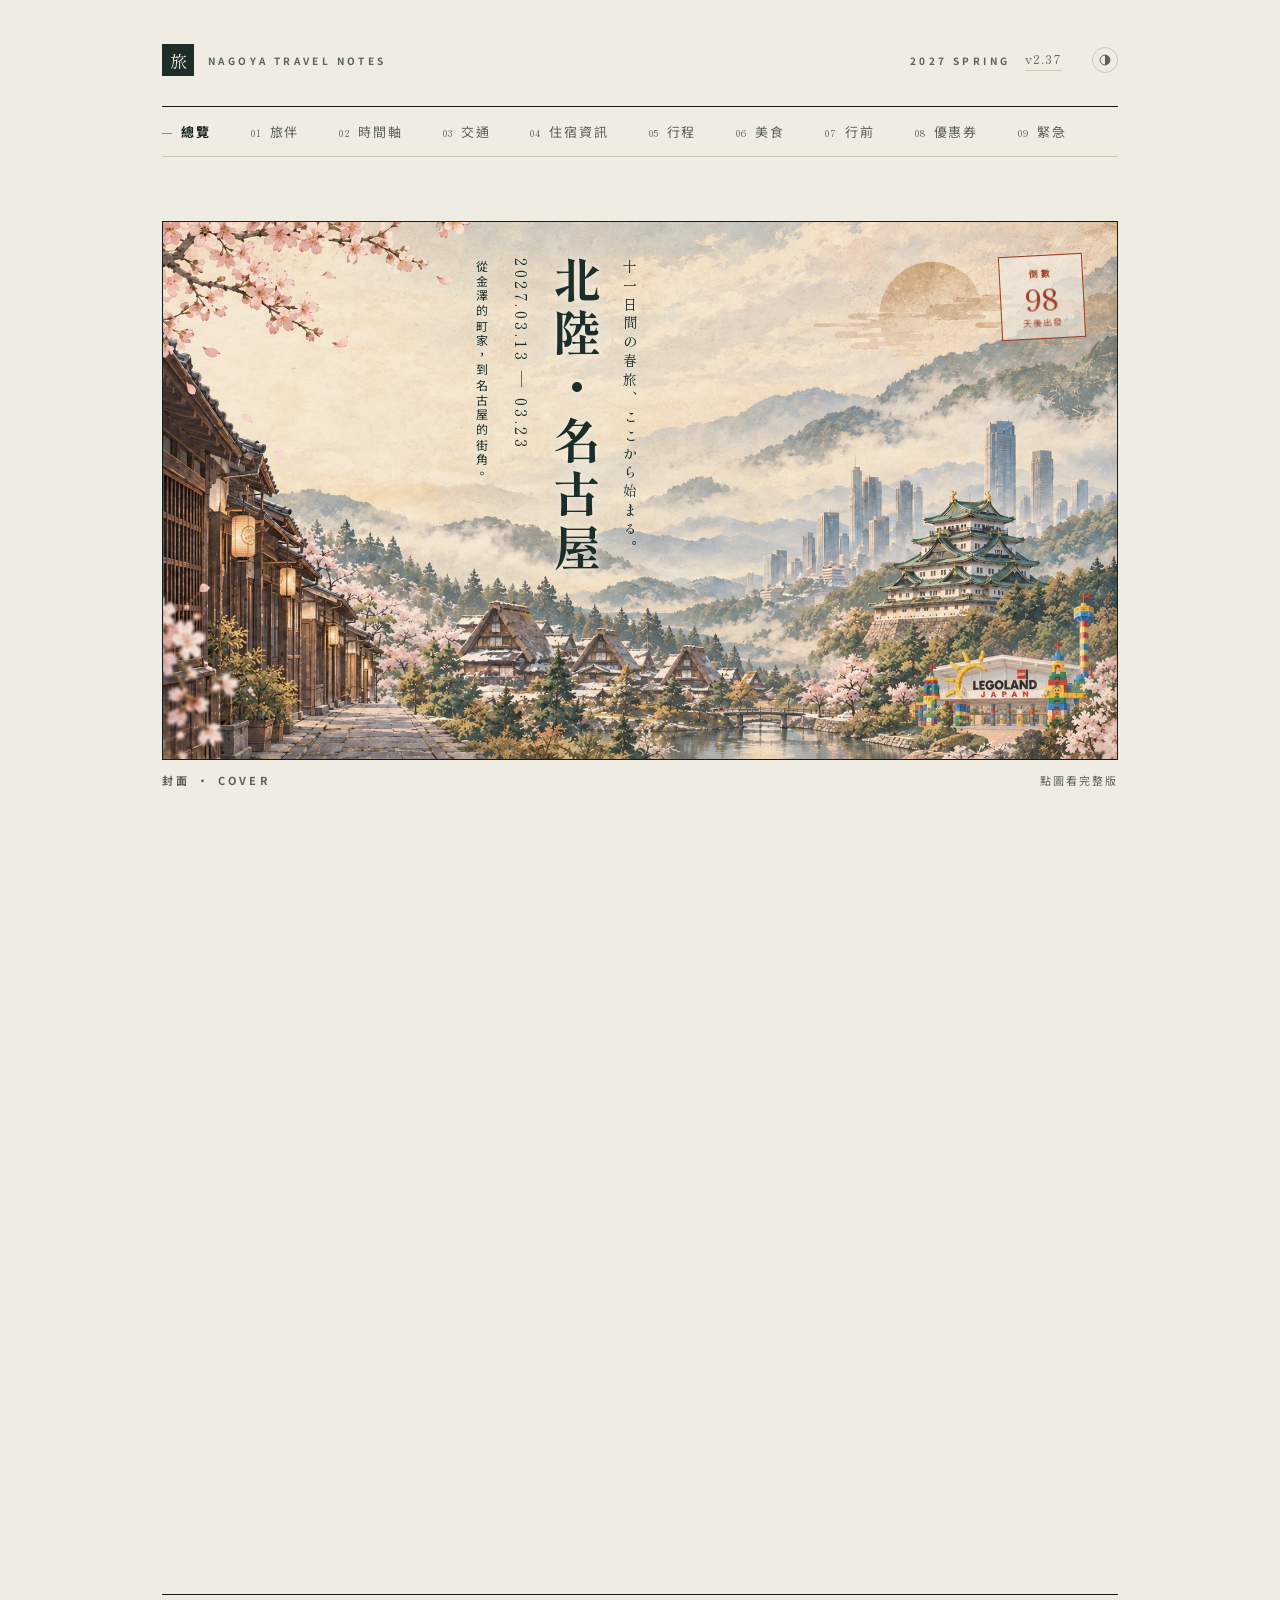
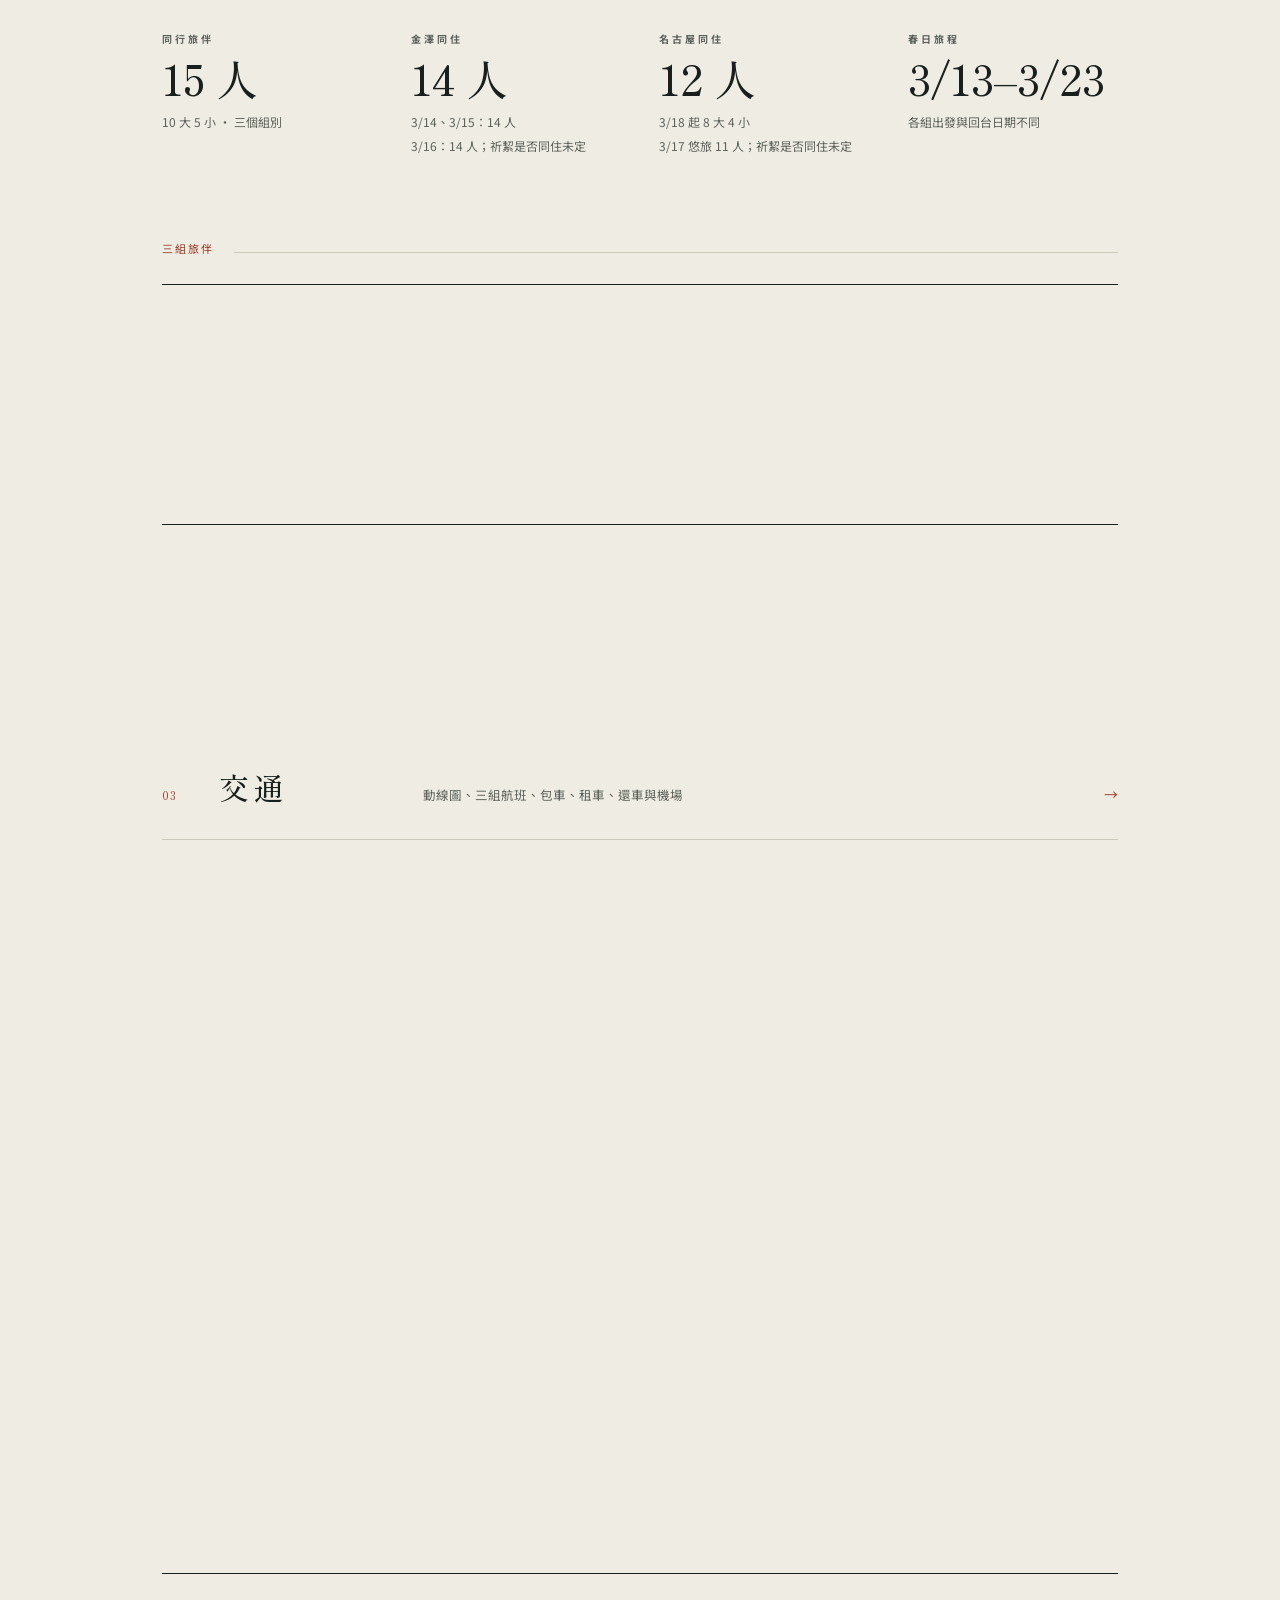
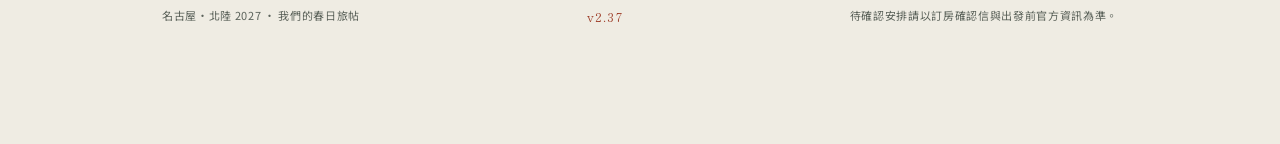
<file: index.html>
<!DOCTYPE html>
<html lang="zh-Hant">
<head>
<meta charset="utf-8">
<meta name="viewport" content="width=device-width, initial-scale=1">
<title>名古屋・北陸 2027 · 我們的春日旅帖</title>
<link rel="icon" href="assets/favicon.svg" type="image/svg+xml">
<meta name="description" content="三組旅伴的北陸與名古屋行程、航班、住宿與行前準備。">
<meta name="theme-color" content="#1d2e28" id="theme-color">
<link rel="preconnect" href="https://fonts.googleapis.com">
<link rel="preconnect" href="https://fonts.gstatic.com" crossorigin>
<link href="https://fonts.googleapis.com/css2?family=Noto+Sans+TC:wght@300;400;500;700&family=Shippori+Mincho:wght@400;500;600&family=Zen+Old+Mincho:wght@900&family=Klee+One:wght@600&display=swap" rel="stylesheet">
<link rel="stylesheet" href="assets/style.css?v2.37">
</head>
<body id="top" x-data="app" x-init="init()" :class="{ 'is-cond': cond }">
<div class="wrap">

<!-- 頁首：捲過門檻後 body 帶 .is-cond，.full 收起、.mini 出現。
     .stick 在版面上的高度固定（app.js 量好寫進 --head-h），縮的只有裡面的 .head-bar，
     內容才不會跟著上下移、觸發瀏覽器捲動錨定而來回切換。 -->
<header class="stick">
 <div class="head-bar">
  <div class="mast">
    <a class="brand" href="#overview" @click.prevent="go('overview')">
      <span class="seal" aria-hidden="true">旅</span>
      <span class="lab full">NAGOYA TRAVEL NOTES</span>
      <span class="lab-mini mini"><span class="no" x-text="no(page)">—</span><span class="ti" x-text="name(page)">總覽</span></span>
    </a>
    <div class="mast-meta">
      <div class="meta-full full">
        <span class="lab">2027 SPRING</span>
        <a class="ver" href="https://github.com/gundamhina/nagoya-2027/blob/main/CHANGELOG.md" target="_blank" rel="noopener noreferrer" title="點擊查看更新紀錄">v2.37</a>
      </div>
      <div class="meta-mini mini">
        <span class="cd"><span class="k">倒數</span><span class="n" x-text="$refs.cdn ? ($refs.cdn.dataset.final || $refs.cdn.textContent) : '—'">—</span><span class="u">天</span></span>
        <button type="button" class="to-top" @click="window.scrollTo({ top: 0, behavior: 'smooth' })">↑ 頂端</button>
      </div>
    </div>
    <!-- 深淺色：只有圖示，直接掛在 .mast 下，不在 .full/.mini 裡。桌機在最右邊；手機完整形態排在章印那一行的右上角，壓縮後回到最右邊（見 style.css .theme） -->
    <button type="button" class="theme" @click="cycleTheme()" :title="themeLabel()" :aria-label="themeLabel()">
      <svg x-show="theme === 'auto'" viewBox="0 0 24 24" width="14" height="14" aria-hidden="true"><circle cx="12" cy="12" r="8.5" fill="none" stroke="currentColor" stroke-width="1.6"/><path d="M12 3.5a8.5 8.5 0 0 1 0 17z" fill="currentColor"/></svg>
      <svg x-show="theme === 'light'" viewBox="0 0 24 24" width="14" height="14" aria-hidden="true" fill="none" stroke="currentColor" stroke-width="1.6" stroke-linecap="round"><circle cx="12" cy="12" r="4.2"/><path d="M12 2.5v2.4M12 19.1v2.4M2.5 12h2.4M19.1 12h2.4M5.3 5.3l1.7 1.7M17 17l1.7 1.7M5.3 18.7 7 17M17 7l1.7-1.7"/></svg>
      <svg x-show="theme === 'dark'" viewBox="0 0 24 24" width="14" height="14" aria-hidden="true"><path d="M14.5 3.2a8.8 8.8 0 1 0 6.3 12.9A9.6 9.6 0 0 1 14.5 3.2z" fill="currentColor"/></svg>
    </button>
  </div>

  <nav class="tabs" id="tabs" aria-label="旅遊資訊導覽">
    <a href="#overview"  @click.prevent="go('overview')"  :aria-current="page === 'overview'  ? 'page' : null"><span class="n">—</span>總覽</a>
    <a href="#people"    @click.prevent="go('people')"    :aria-current="page === 'people'    ? 'page' : null"><span class="n">01</span>旅伴</a>
    <a href="#timeline"  @click.prevent="go('timeline')"  :aria-current="page === 'timeline'  ? 'page' : null"><span class="n">02</span>時間軸</a>
    <a href="#journey"   @click.prevent="go('journey')"   :aria-current="page === 'journey'   ? 'page' : null"><span class="n">03</span>交通</a>
    <a href="#stay"      @click.prevent="go('stay')"      :aria-current="page === 'stay'      ? 'page' : null"><span class="n">04</span>住宿資訊</a>
    <a href="#itinerary" @click.prevent="go('itinerary')" :aria-current="page === 'itinerary' ? 'page' : null"><span class="n">05</span>行程</a>
    <a href="#food"      @click.prevent="go('food')"      :aria-current="page === 'food'      ? 'page' : null"><span class="n">06</span>美食</a>
    <a href="#prep"      @click.prevent="go('prep')"      :aria-current="page === 'prep'      ? 'page' : null"><span class="n">07</span>行前</a>
    <a href="#coupon"    @click.prevent="go('coupon')"    :aria-current="page === 'coupon'    ? 'page' : null"><span class="n">08</span>優惠券</a>
    <a href="#emergency" @click.prevent="go('emergency')" :aria-current="page === 'emergency' ? 'page' : null"><span class="n">09</span>緊急</a>
  </nav>
 </div>
</header>
<noscript><p class="note">此頁內容需要啟用 JavaScript 才能顯示。</p></noscript>

<!-- 內容全部來自 assets/trip-data.js，樣板在 assets/render.js。
     九個 section 排在同一條軌道：桌機只顯示目前那頁，手機左右滑用 scroll-snap 切頁。 -->
<div class="pages" x-ref="pages" x-cloak>

<section id="overview" :class="{ 'is-active': page === 'overview' }">
  <div class="hero">
    <!-- 封面：圖沒有文字，標題、日期由這裡疊上去，內容在 trip-data.js 的 overview.hero -->
    <figure class="hero-image plate">
      <div class="hero-title">
        <span class="jp" data-v2="hero-jp"></span>
        <h1 data-v2="hero-title">北陸・名古屋</h1>
        <span class="dt" data-v2="hero-dates"></span>
        <span class="ln" data-v2="hero-tagline"></span>
      </div>
      <!-- 倒數做成朱印，蓋在圖右上角。#cd-n／#cd-u 由 render.js 更新，頁首壓縮列也讀這裡 -->
      <div class="hero-seal" aria-label="倒數">
        <span class="k">倒數</span>
        <span class="n" id="cd-n" x-ref="cdn">—</span>
        <span class="u" id="cd-u">計算中</span>
      </div>
      <a href="assets/cover-2027-wide.webp?v2.37" target="_blank" rel="noopener noreferrer" title="開啟完整封面">
        <img src="assets/cover-2027-wide.webp?v2.37" alt="北陸・名古屋 2027 春日封面：金澤茶屋街、白川鄉合掌村、名古屋城與樂高樂園，膠彩風格" width="1672" height="941">
      </a>
      <figcaption><span class="k">封面 · COVER</span><span>點圖看完整版</span></figcaption>
    </figure>
  </div>
  <div data-v2="today"></div>
  <div class="route">
    <div class="route-body">
      <span class="k">動線 · ROUTE</span>
      <div data-v2="route"></div>
    </div>
    <span class="vert">名古屋の春</span>
  </div>
  <div data-v2="overview"></div>
  <div class="toc">
    <a href="#people"    @click.prevent="go('people')"><span class="no">01</span><span class="ti">旅伴</span><span class="nt">三組名單與各段同行人數</span><span class="ar">→</span></a>
    <a href="#timeline"  @click.prevent="go('timeline')"><span class="no">02</span><span class="ti">時間軸</span><span class="nt">三組旅伴的航班、地點與同行區間</span><span class="ar">→</span></a>
    <a href="#journey"   @click.prevent="go('journey')"><span class="no">03</span><span class="ti">交通</span><span class="nt">動線圖、三組航班、包車、租車、還車與機場</span><span class="ar">→</span></a>
    <a href="#stay"      @click.prevent="go('stay')"><span class="no">04</span><span class="ti">住宿資訊</span><span class="nt">金澤與名古屋住宿、房間配置及 Notion 筆記</span><span class="ar">→</span></a>
    <a href="#itinerary" @click.prevent="go('itinerary')"><span class="no">05</span><span class="ti">行程</span><span class="nt">總表、每天細項、門票與旅行提醒</span><span class="ar">→</span></a>
    <a href="#food"      @click.prevent="go('food')"><span class="no">06</span><span class="ti">美食</span><span class="nt">三地名物與要訂位的餐</span><span class="ar">→</span></a>
    <a href="#prep"      @click.prevent="go('prep')"><span class="no">07</span><span class="ti">行前</span><span class="nt">三月氣溫、穿衣建議與可打勾的打包清單</span><span class="ar">→</span></a>
    <a href="#coupon"    @click.prevent="go('coupon')"><span class="no">08</span><span class="ti">優惠券</span><span class="nt">日圓換算、各店給外國旅客的折扣券與使用方式</span><span class="ar">→</span></a>
    <a href="#emergency" @click.prevent="go('emergency')"><span class="no">09</span><span class="ti">緊急</span><span class="nt">急救、報警、辦事處電話，護照遺失與看病日文</span><span class="ar">→</span></a>
  </div>
</section>

<section id="people" :class="{ 'is-active': page === 'people' }">
  <div class="head">
    <span class="kicker">01 / PEOPLE</span>
    <h1>旅伴</h1>
    <p class="lead" data-v2="people-lead"></p>
  </div>
  <div data-v2="people"></div>
</section>

<section id="timeline" :class="{ 'is-active': page === 'timeline' }">
  <div class="head">
    <span class="kicker">02 / TIMELINE</span>
    <h1>時間軸</h1>
    <p class="lead" data-v2="timeline-lead"></p>
  </div>
  <div data-v2="timeline"></div>
</section>

<section id="journey" :class="{ 'is-active': page === 'journey' }">
  <div class="head">
    <span class="kicker">03 / TRANSPORT</span>
    <h1>交通</h1>
    <p class="lead" data-v2="journey-lead"></p>
  </div>
  <figure class="route-image plate">
    <a href="assets/route-2027.png?v2.22" target="_blank" rel="noopener noreferrer" title="開啟原尺寸動線圖">
      <img src="assets/route-2027.png?v2.22" alt="北陸到名古屋的十一日移動軌跡：金澤、高山、白川鄉、名古屋與進出機場" width="1672" height="941" loading="lazy">
    </a>
    <figcaption><span class="k">動線 · ROUTE</span><span>各段日期見總覽的動線區塊與時間軸 · 點圖開啟原尺寸</span></figcaption>
  </figure>
  <div data-v2="citymaps"></div>
  <div data-v2="journey"></div>
</section>

<section id="stay" :class="{ 'is-active': page === 'stay' }">
  <div class="head">
    <span class="kicker">04 / STAY</span>
    <h1>住宿資訊</h1>
    <p class="lead" data-v2="stay-lead"></p>
  </div>
  <div data-v2="stay"></div>
</section>

<section id="itinerary" :class="{ 'is-active': page === 'itinerary' }">
  <div class="head">
    <span class="kicker">05 / ITINERARY</span>
    <h1>行程</h1>
    <p class="lead" data-v2="itinerary-lead"></p>
  </div>
  <div data-v2="itinerary"></div>
</section>

<section id="food" :class="{ 'is-active': page === 'food' }">
  <div class="head">
    <span class="kicker">06 / FOOD</span>
    <h1>美食</h1>
    <p class="lead" data-v2="food-lead"></p>
  </div>
  <div data-v2="food"></div>
</section>

<section id="prep" :class="{ 'is-active': page === 'prep' }">
  <div class="head">
    <span class="kicker">07 / BEFORE</span>
    <h1>行前</h1>
    <p class="lead" data-v2="prep-lead"></p>
  </div>
  <div data-v2="weather"></div>
  <div class="sec"><span class="sec-t">打包清單</span><span class="sec-s" id="pk-count">已完成 0 / 0</span><span class="bar"></span><button class="reset" type="button" id="pk-reset">全部清除</button></div>
  <p class="fine" data-v2="packing-note"></p>
  <div class="packs" id="packs"></div>
</section>

<section id="coupon" :class="{ 'is-active': page === 'coupon' }">
  <div class="head">
    <span class="kicker">08 / COUPONS</span>
    <h1>優惠券</h1>
    <p class="lead" data-v2="coupon-lead"></p>
  </div>
  <div data-v2="coupon"></div>
</section>

<section id="emergency" :class="{ 'is-active': page === 'emergency' }">
  <div class="head">
    <span class="kicker">09 / EMERGENCY</span>
    <h1>緊急</h1>
    <p class="lead" data-v2="emergency-lead"></p>
  </div>
  <div data-v2="emergency"></div>
</section>

</div>

<footer class="foot">
  <span>名古屋・北陸 2027 · 我們的春日旅帖</span>
  <span class="v">v2.37</span>
  <span>待確認安排請以訂房確認信與出發前官方資訊為準。</span>
</footer>

</div>
<script src="assets/trip-data.js?v2.37"></script>
<script src="assets/render.js?v2.37"></script>
<script src="assets/app.js?v2.37"></script>
<script src="assets/alpine.min.js?v2.37" defer></script>
</body>
</html>
</file>
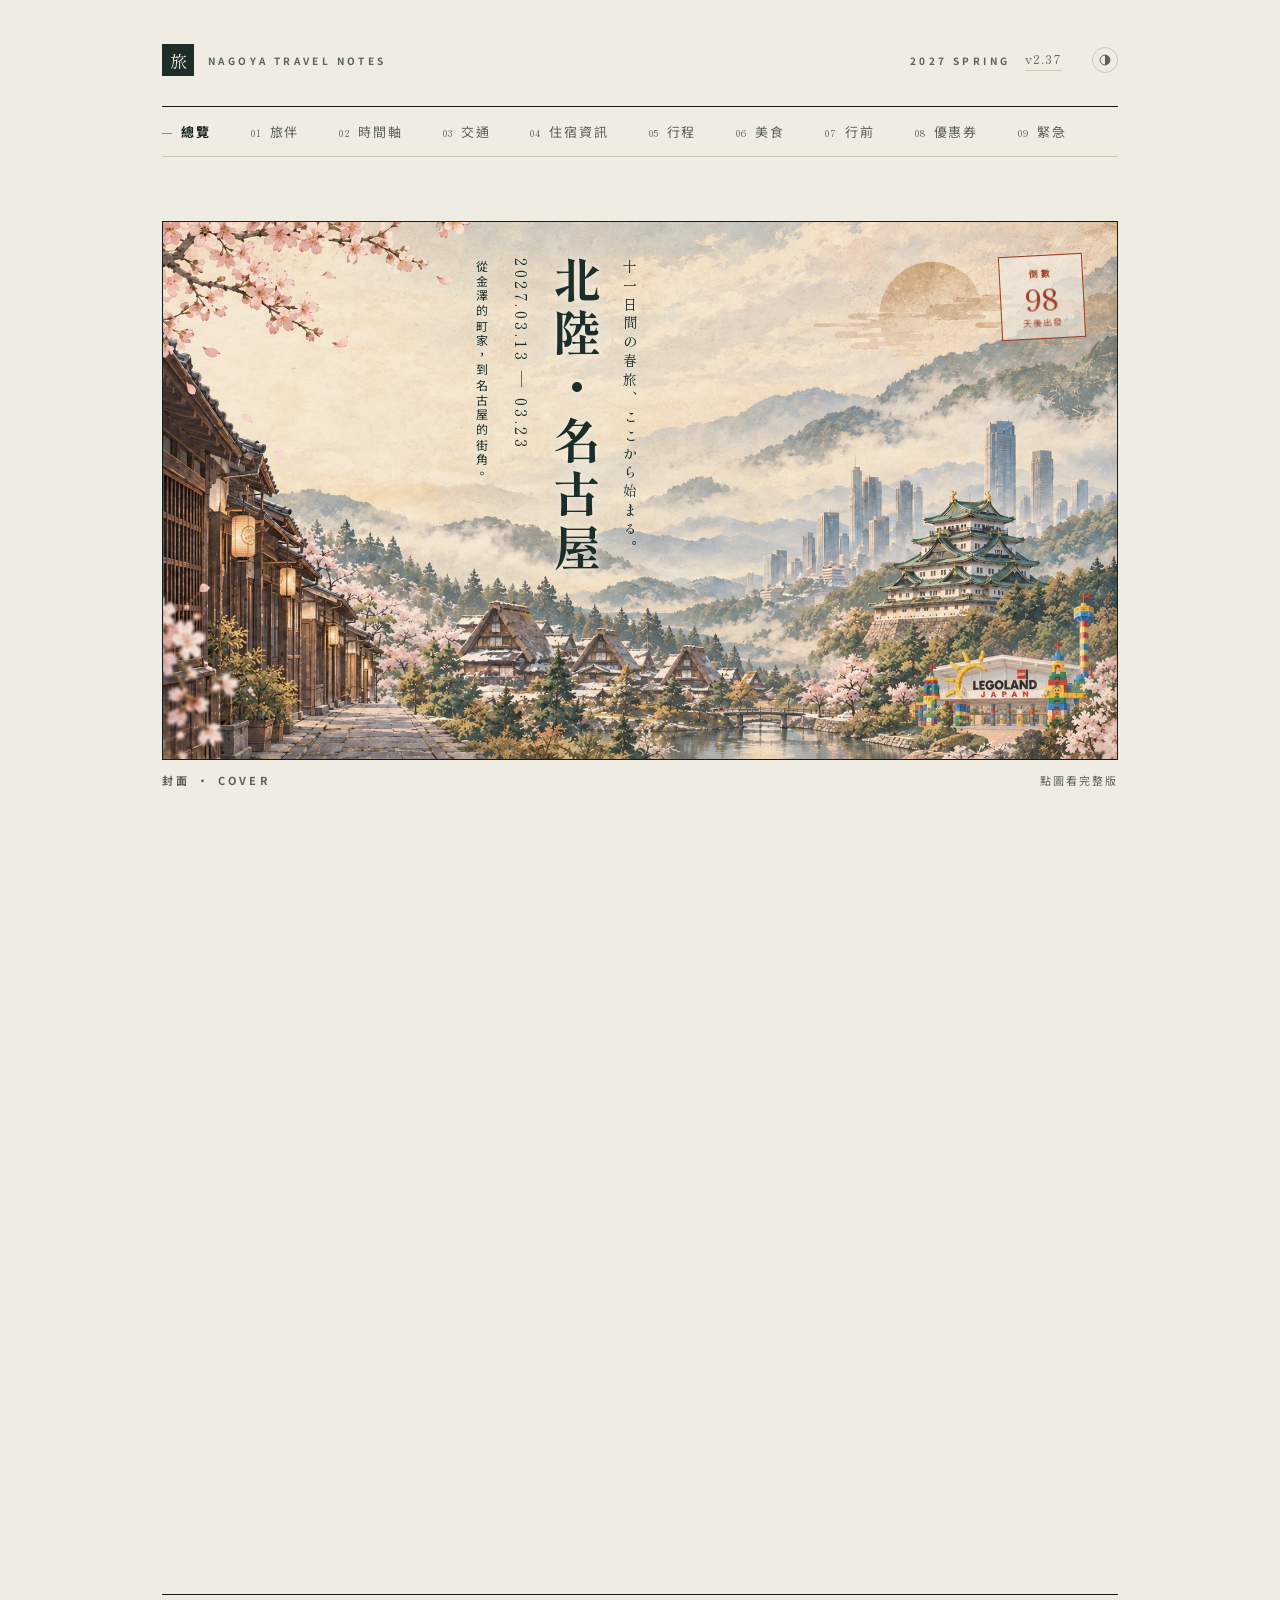
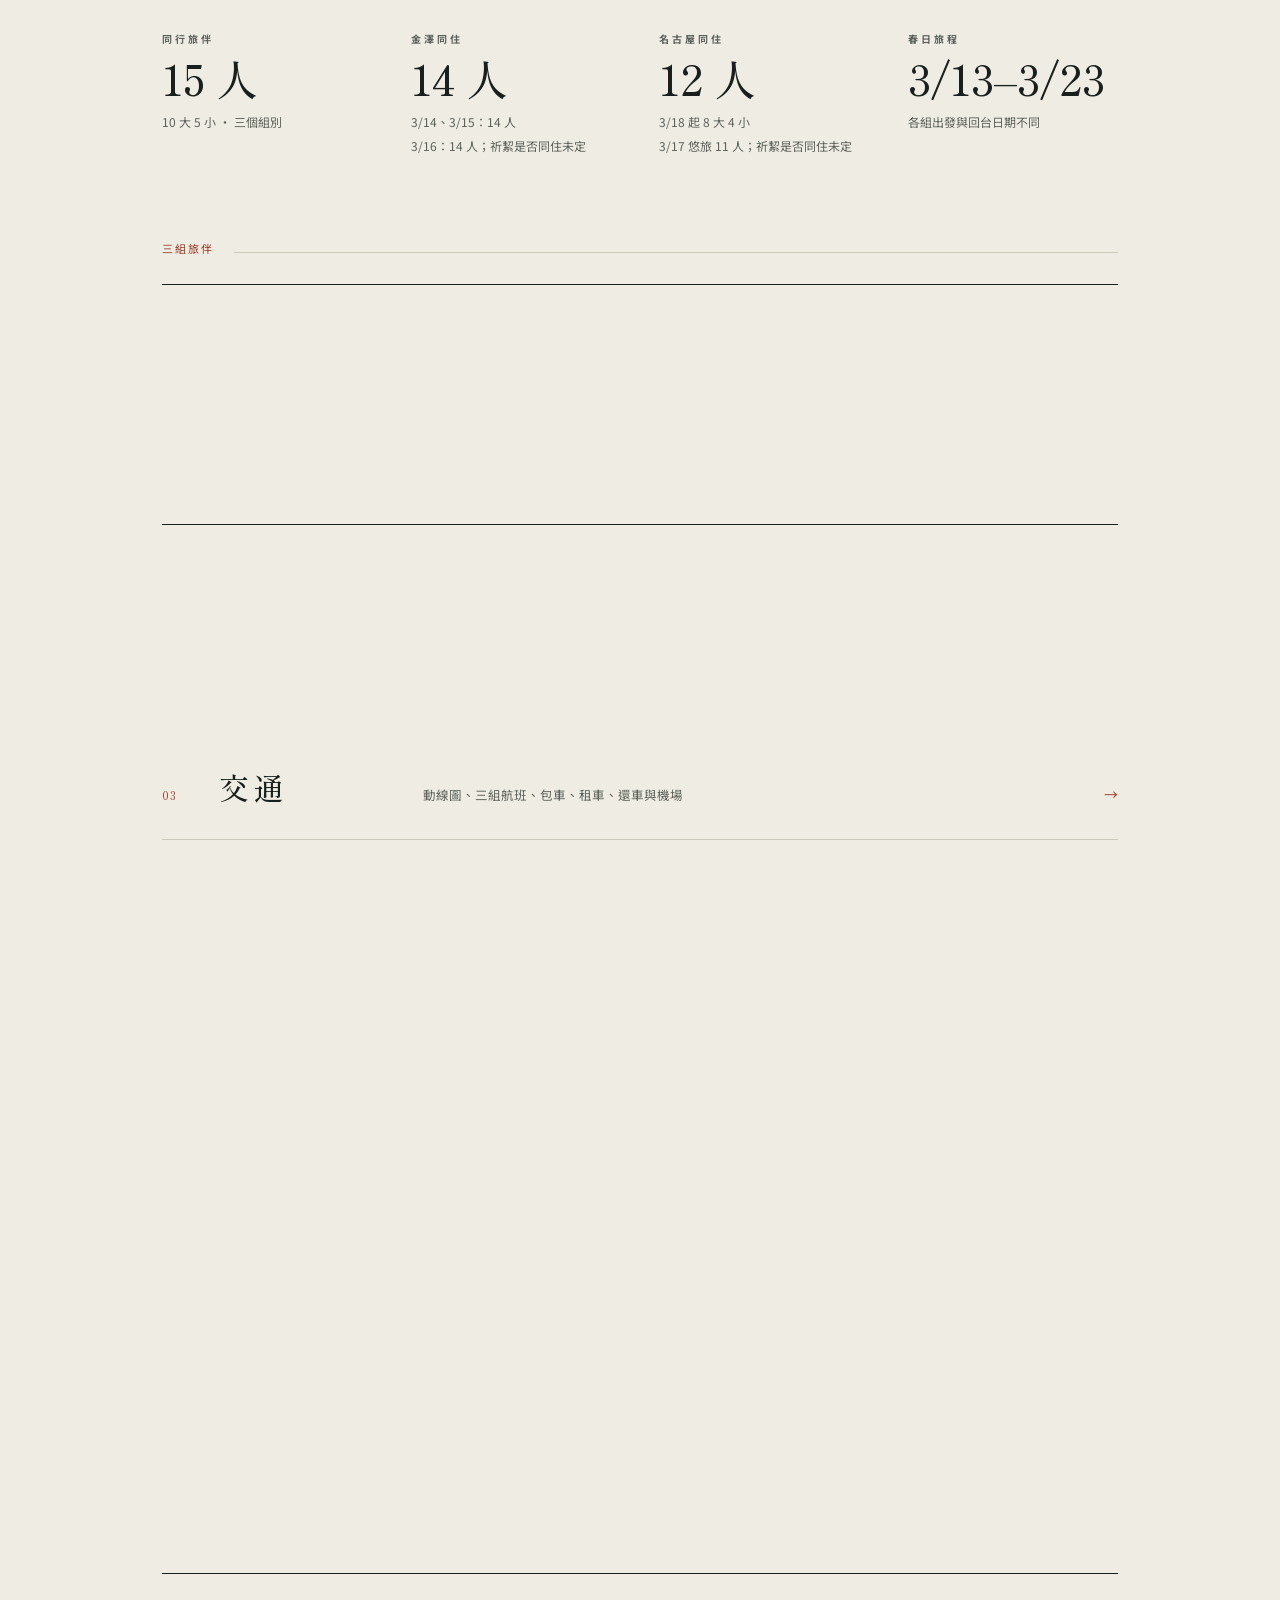
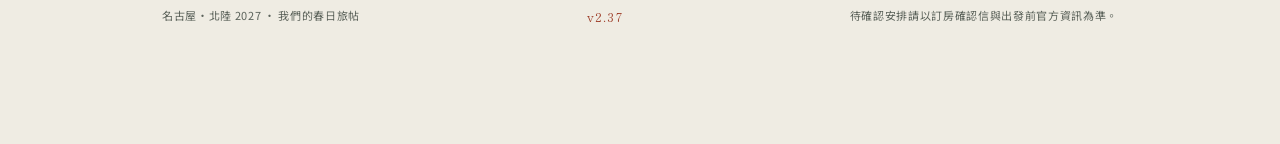
<file: v2/index.html>
<!DOCTYPE html>
<html lang="zh-Hant">
<head>
<meta charset="utf-8">
<meta name="viewport" content="width=device-width, initial-scale=1">
<title>旅帖｜名古屋・北陸 2027</title>
<link rel="icon" href="../assets/favicon.svg" type="image/svg+xml">
<meta name="description" content="此頁已整合到單頁版，正在轉往「旅帖」。">
<meta name="theme-color" content="#1d2e28">
<meta name="robots" content="noindex">
<link rel="canonical" href="../index.html#overview">
<meta http-equiv="refresh" content="0;url=../index.html#overview">
<script>location.replace("../index.html#overview");</script>
</head>
<body style="margin:0;padding:48px 24px;background:#1d2e28;color:#e8e3d4;font:15px/1.9 system-ui,sans-serif;text-align:center">
<p>此頁已整合到單頁版。</p>
<p><a href="../index.html#overview" style="color:#d7bc7d">前往旅帖 →</a></p>
</body>
</html>
</file>
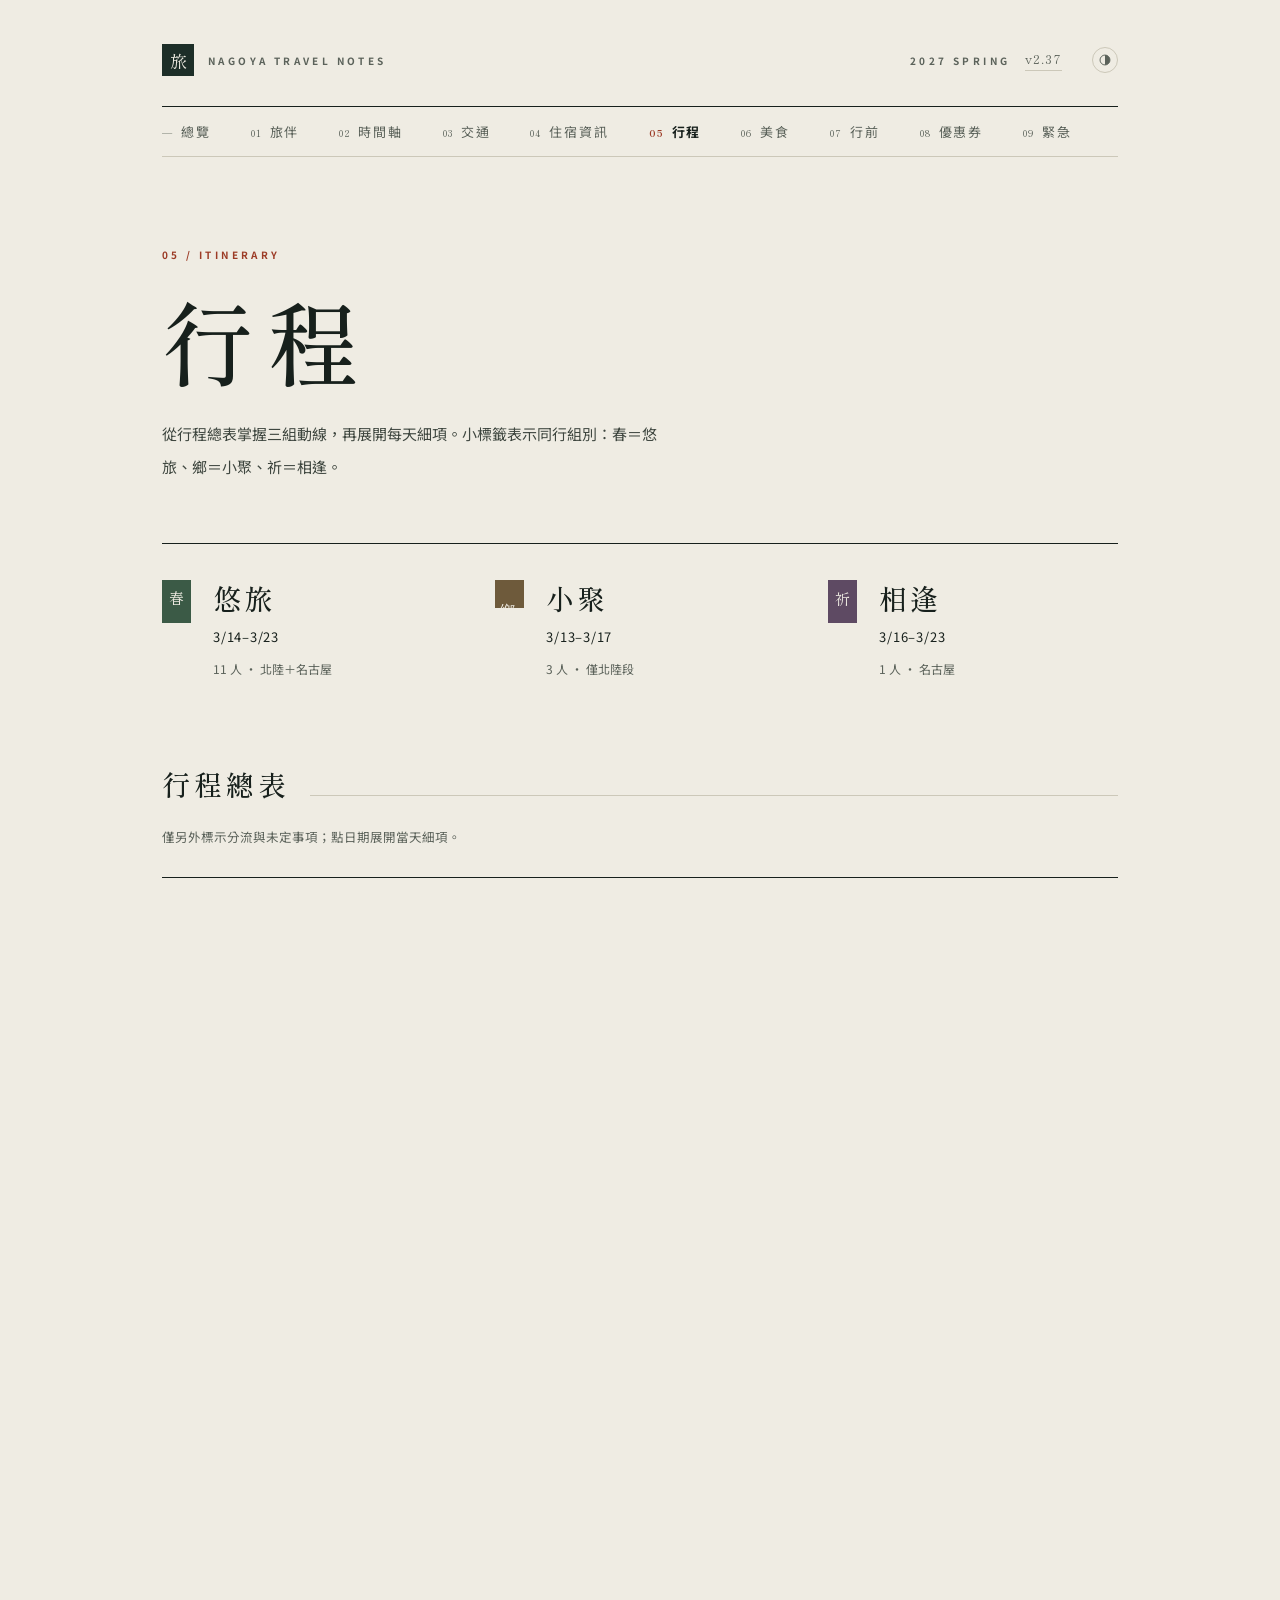
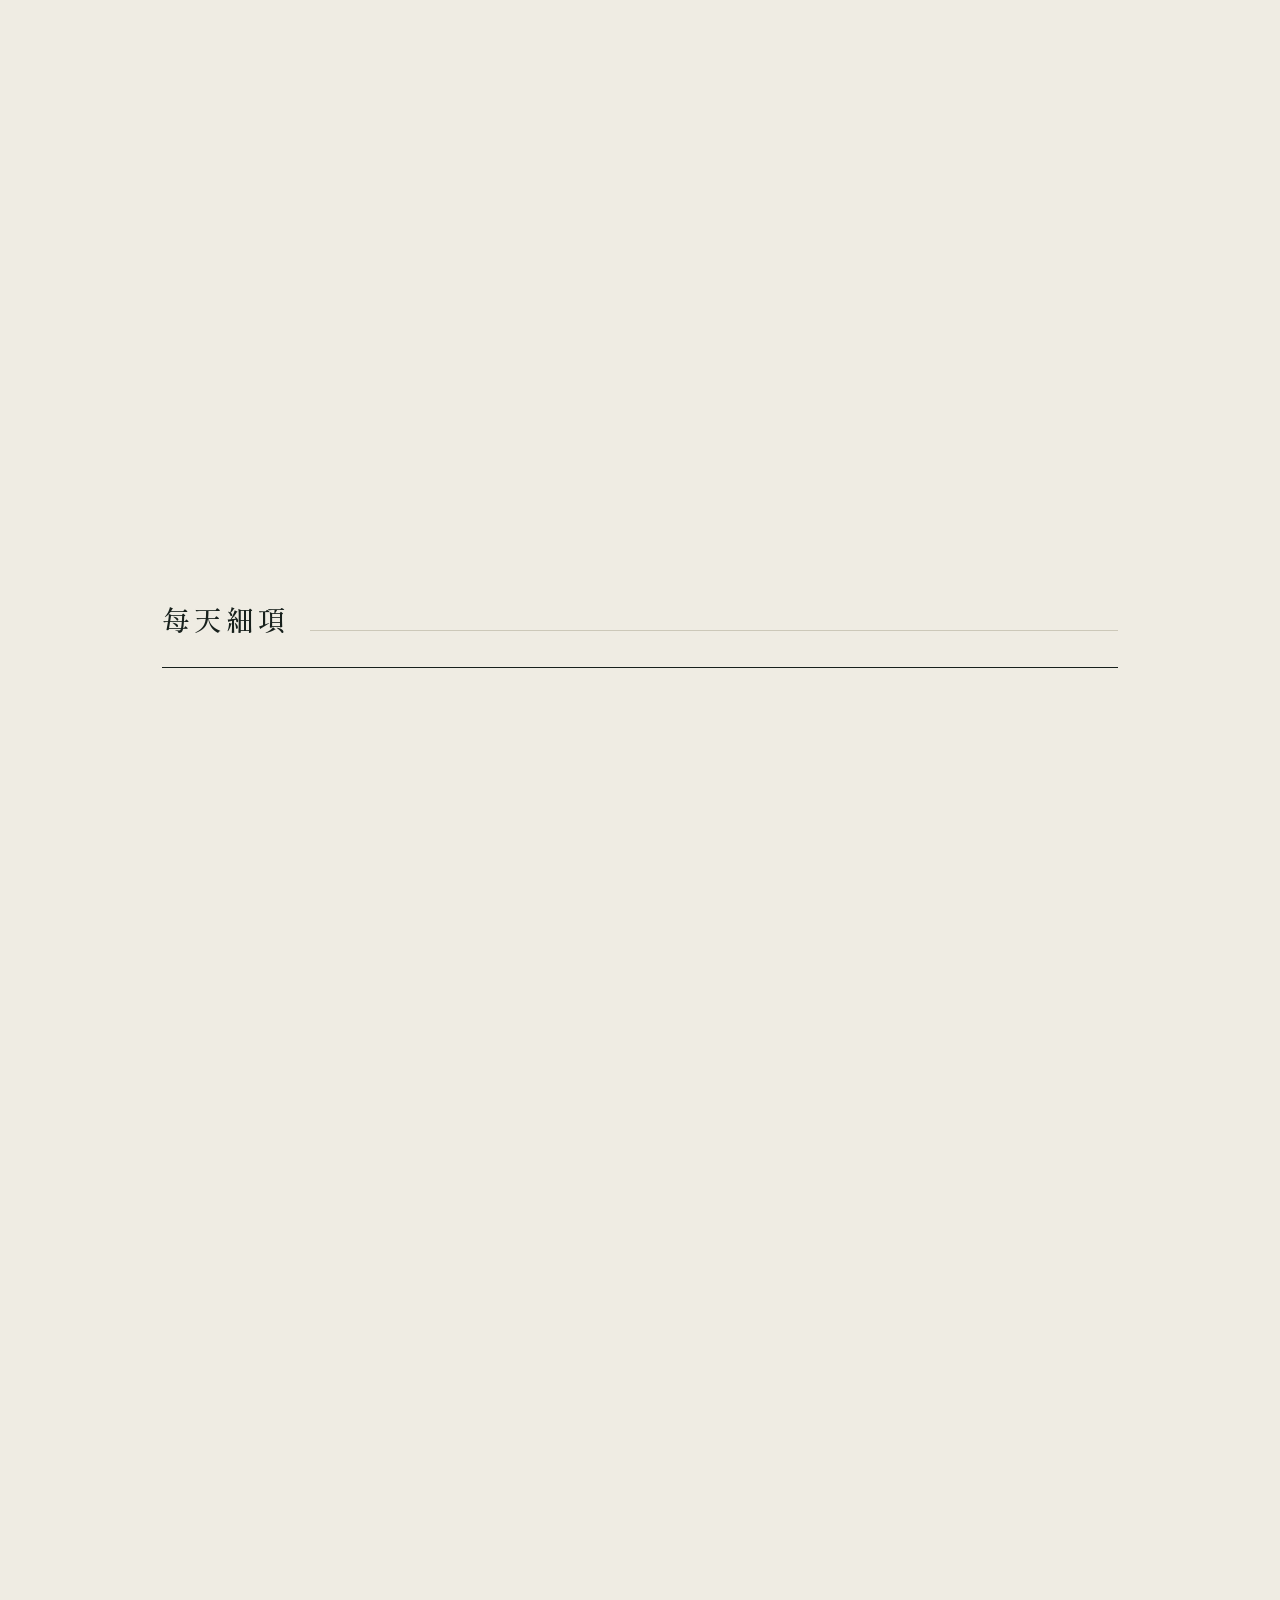
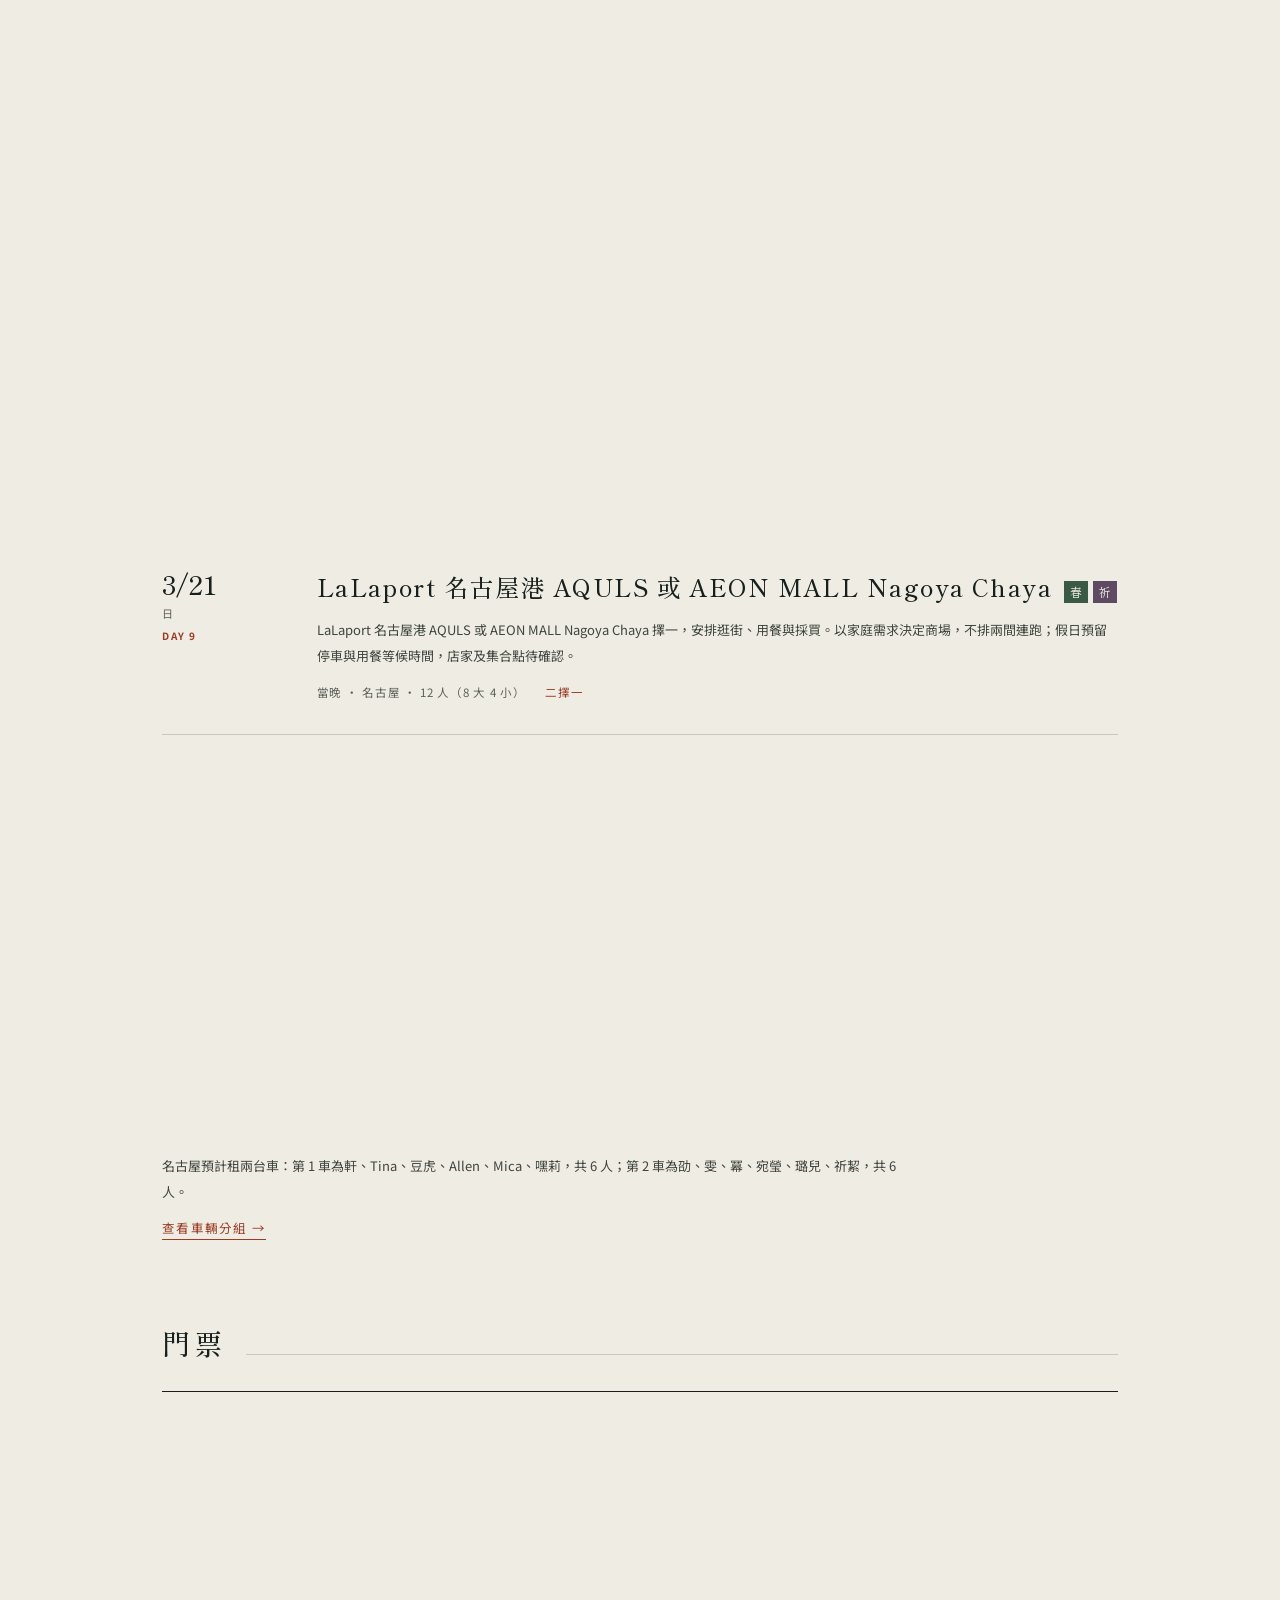
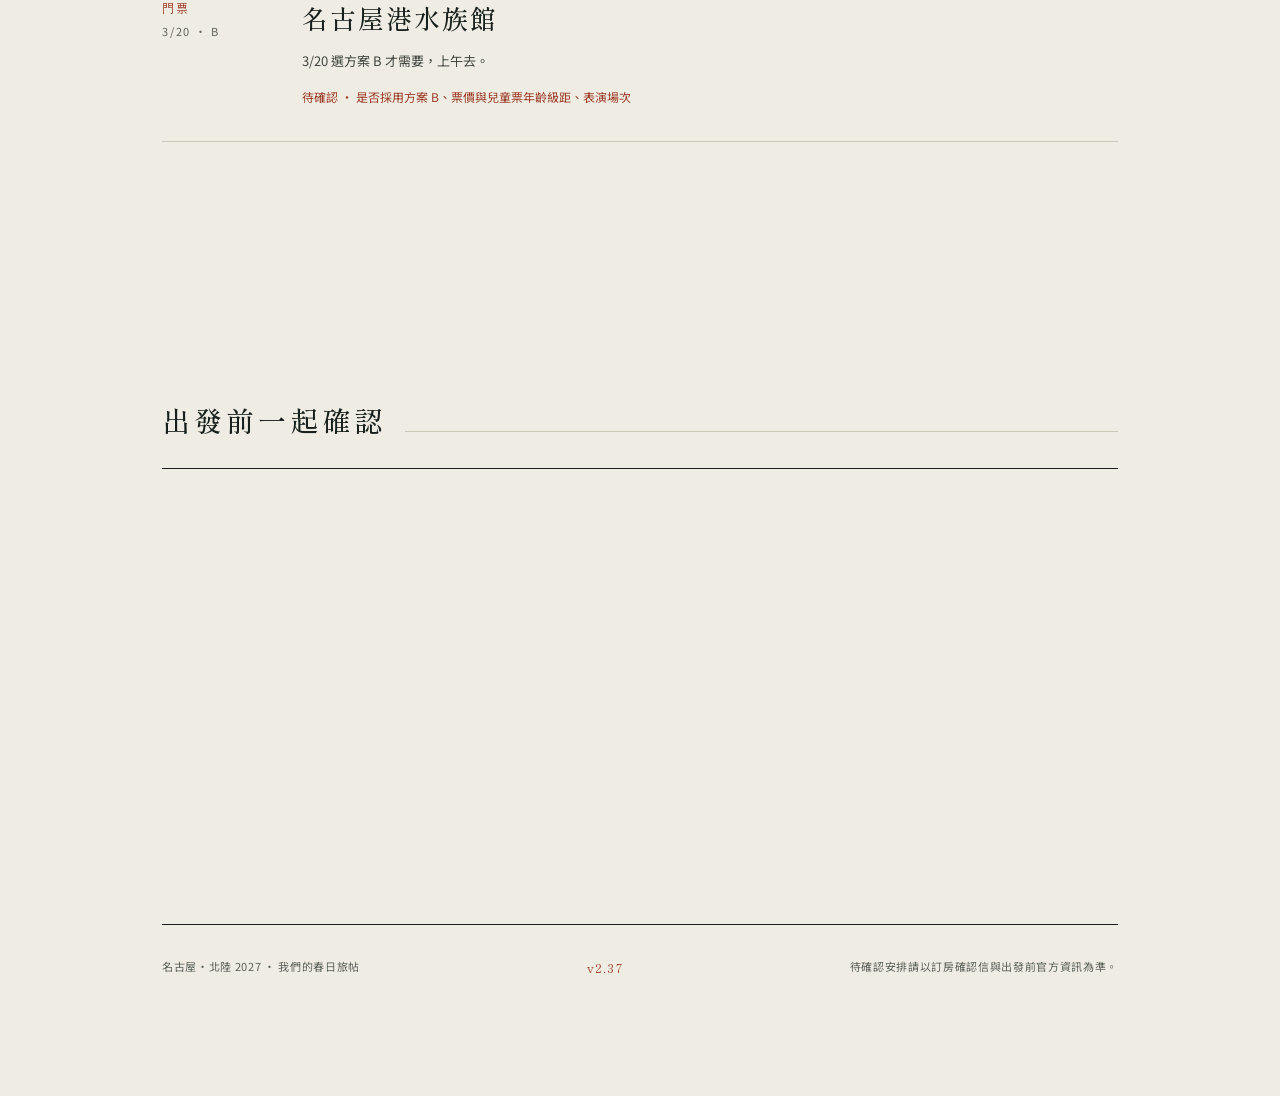
<file: itinerary.html>
<!DOCTYPE html>
<html lang="zh-Hant">
<head>
<meta charset="utf-8">
<meta name="viewport" content="width=device-width, initial-scale=1">
<title>行程｜名古屋・北陸 2027</title>
<link rel="icon" href="assets/favicon.svg" type="image/svg+xml">
<meta name="description" content="此頁已整合到單頁版，正在轉往「行程」。">
<meta name="theme-color" content="#1d2e28">
<meta name="robots" content="noindex">
<link rel="canonical" href="index.html#itinerary">
<meta http-equiv="refresh" content="0;url=index.html#itinerary">
<script>location.replace("index.html#itinerary");</script>
</head>
<body style="margin:0;padding:48px 24px;background:#1d2e28;color:#e8e3d4;font:15px/1.9 system-ui,sans-serif;text-align:center">
<p>此頁已整合到單頁版。</p>
<p><a href="index.html#itinerary" style="color:#d7bc7d">前往行程 →</a></p>
</body>
</html>
</file>
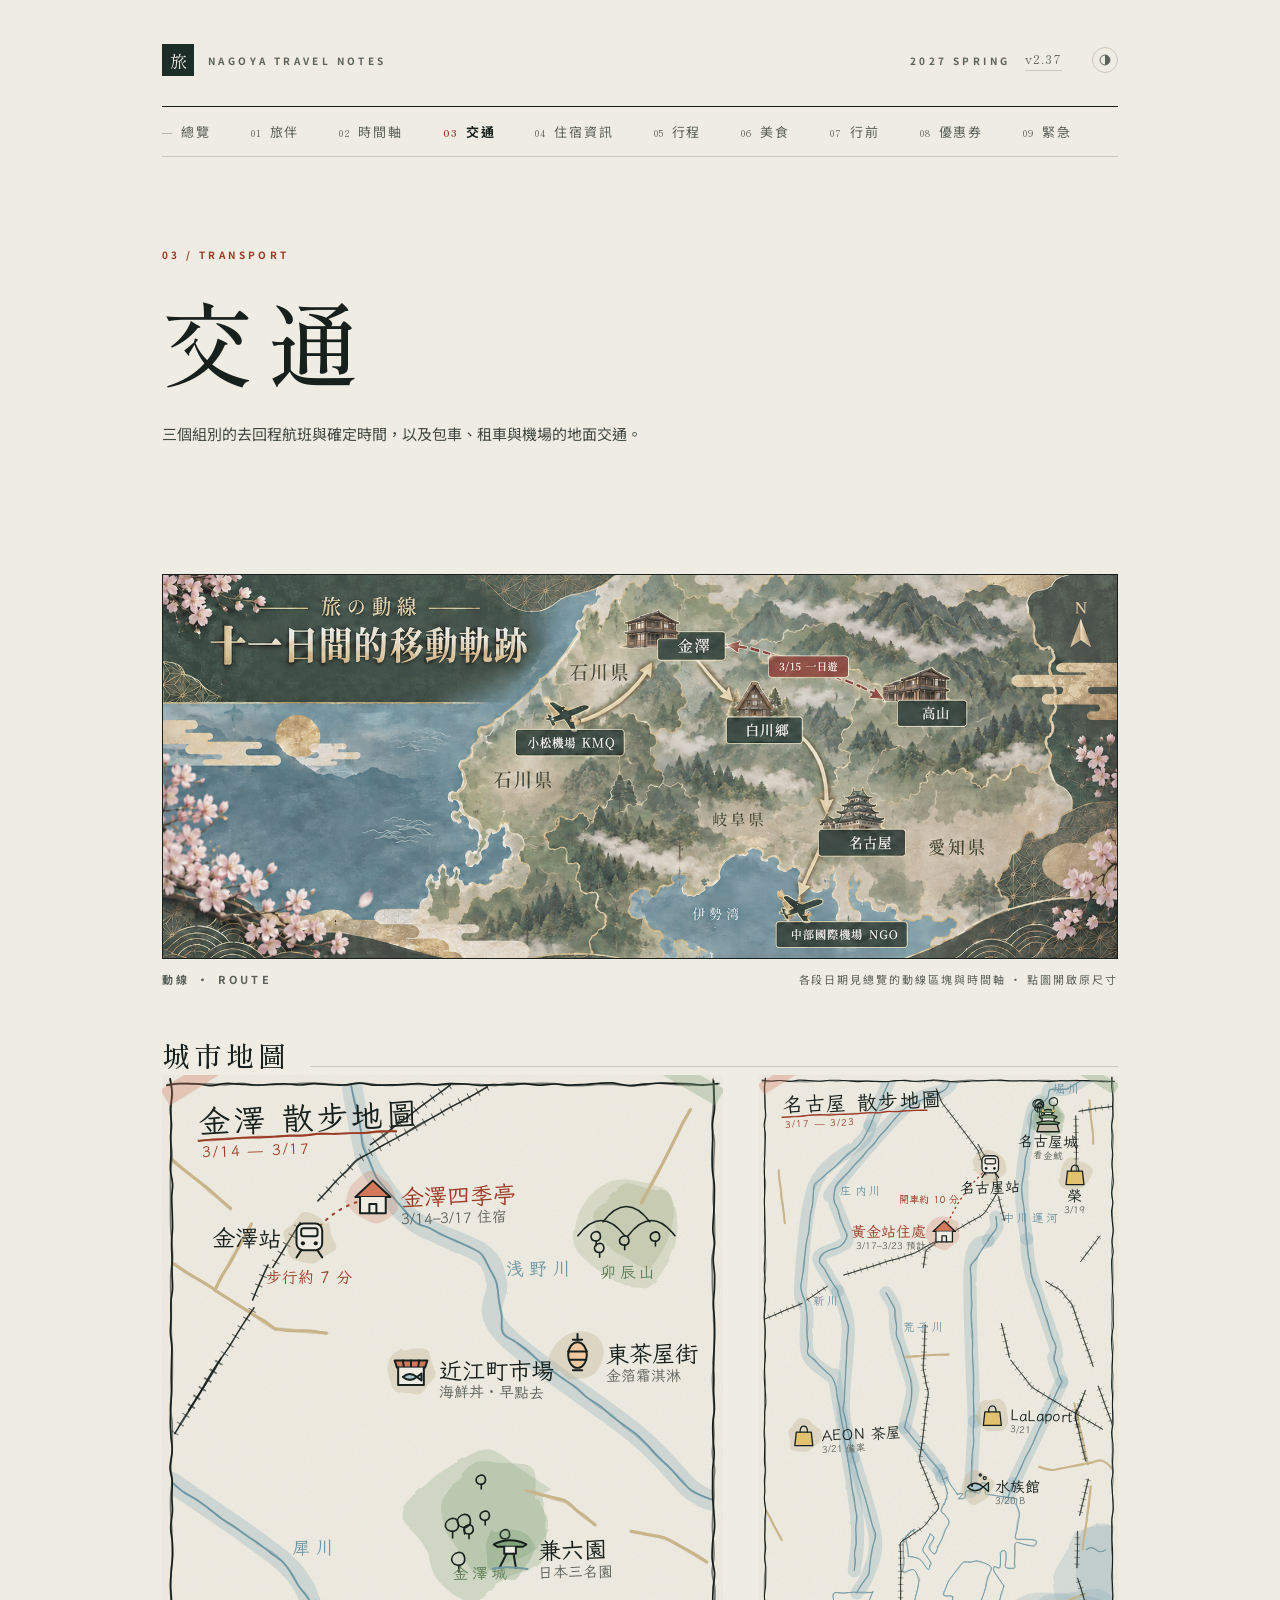
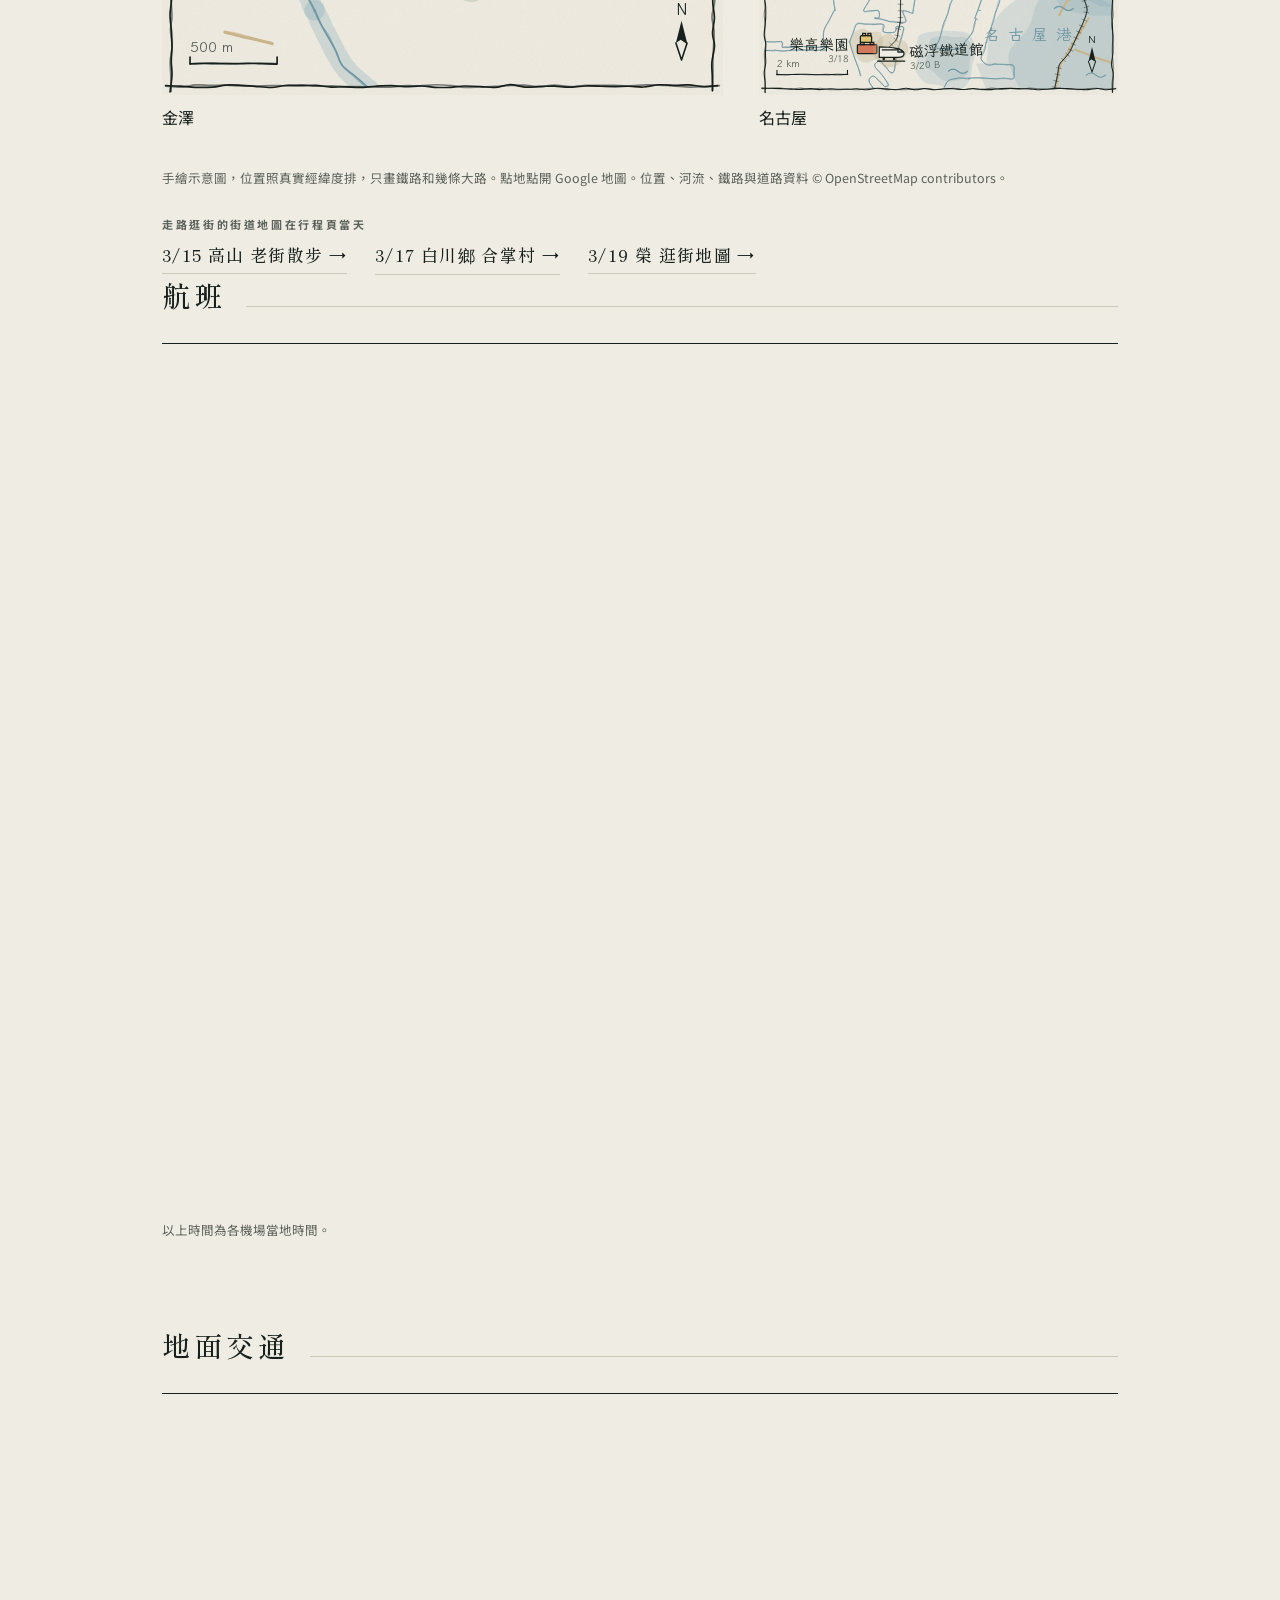
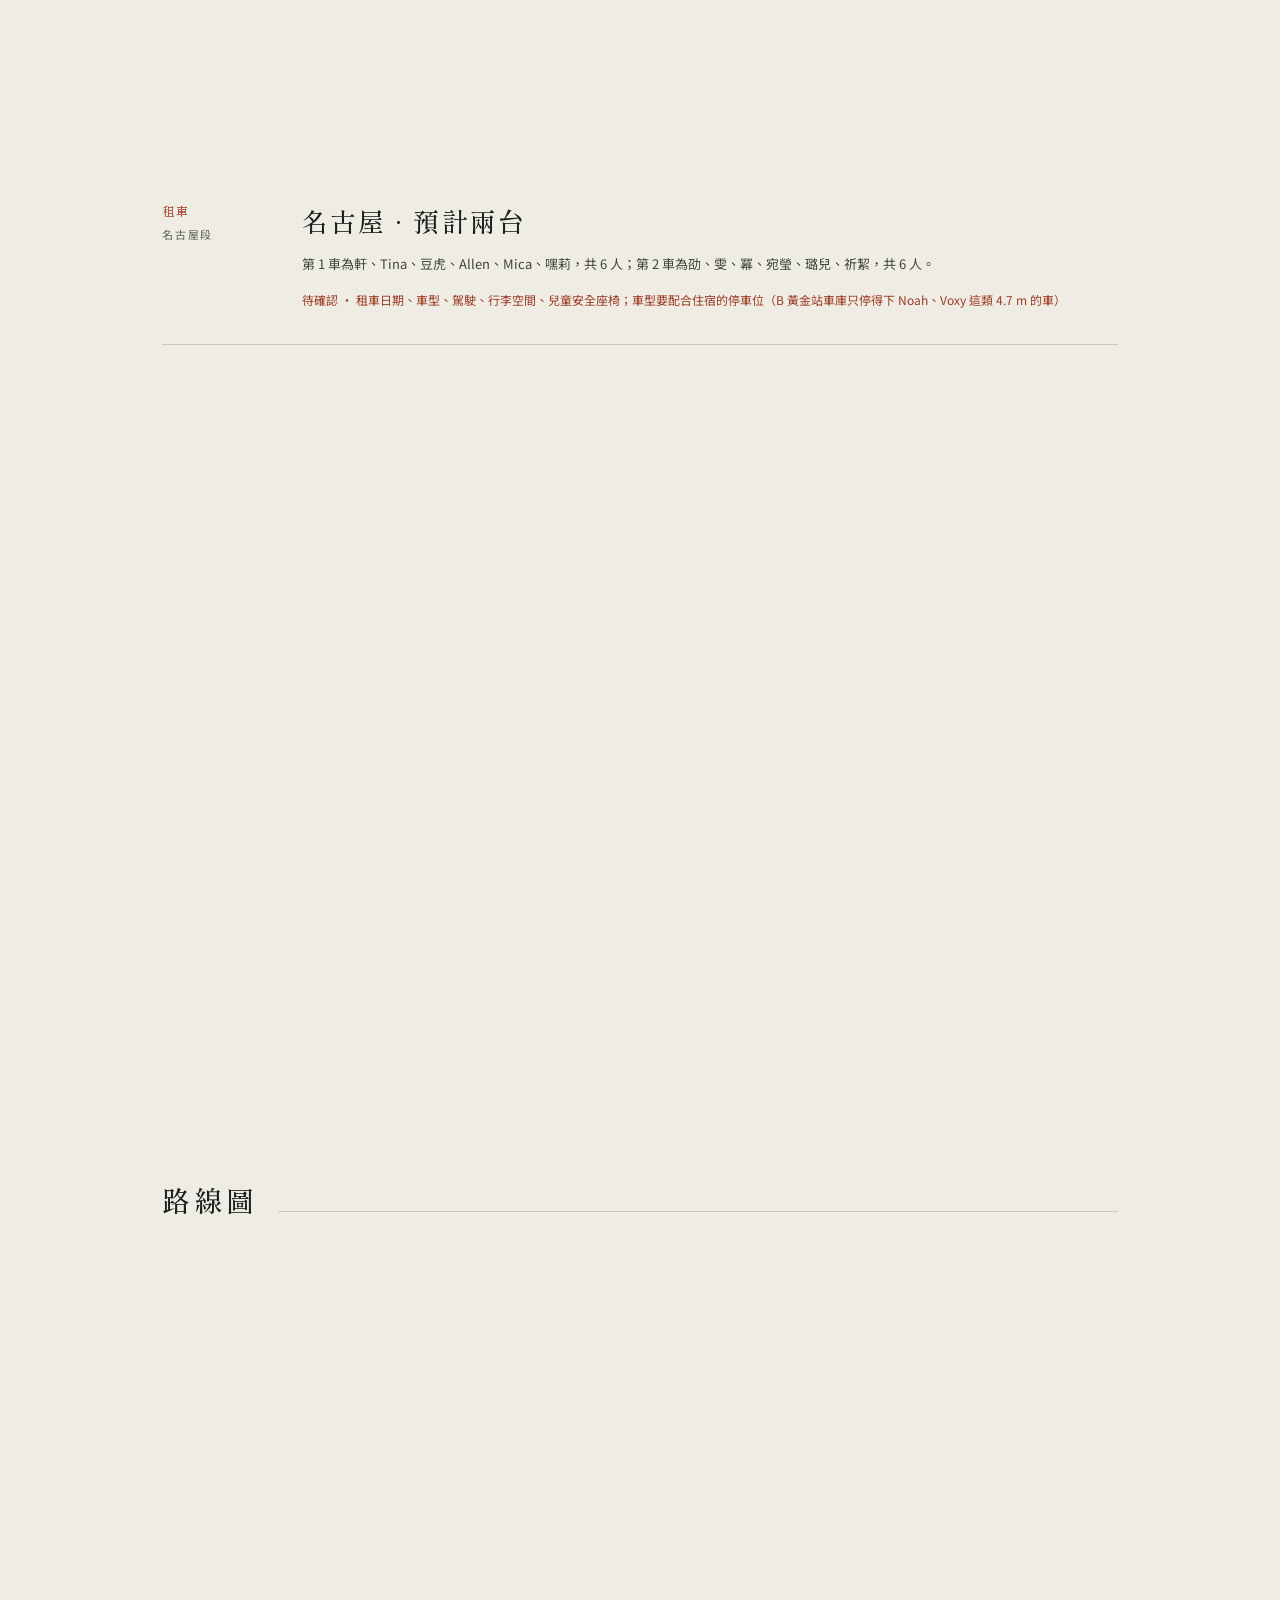
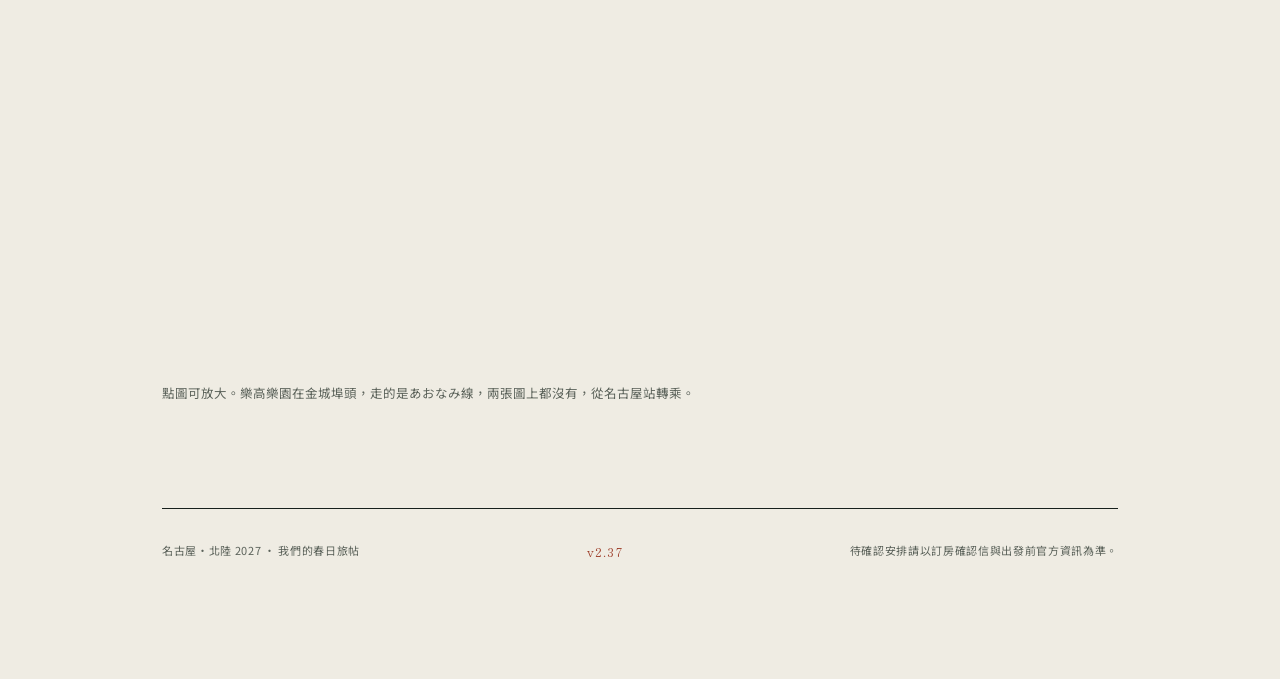
<file: journey.html>
<!DOCTYPE html>
<html lang="zh-Hant">
<head>
<meta charset="utf-8">
<meta name="viewport" content="width=device-width, initial-scale=1">
<title>交通｜名古屋・北陸 2027</title>
<link rel="icon" href="assets/favicon.svg" type="image/svg+xml">
<meta name="description" content="此頁已整合到單頁版，正在轉往「交通」。">
<meta name="theme-color" content="#1d2e28">
<meta name="robots" content="noindex">
<link rel="canonical" href="index.html#journey">
<meta http-equiv="refresh" content="0;url=index.html#journey">
<script>location.replace("index.html#journey");</script>
</head>
<body style="margin:0;padding:48px 24px;background:#1d2e28;color:#e8e3d4;font:15px/1.9 system-ui,sans-serif;text-align:center">
<p>此頁已整合到單頁版。</p>
<p><a href="index.html#journey" style="color:#d7bc7d">前往交通 →</a></p>
</body>
</html>
</file>
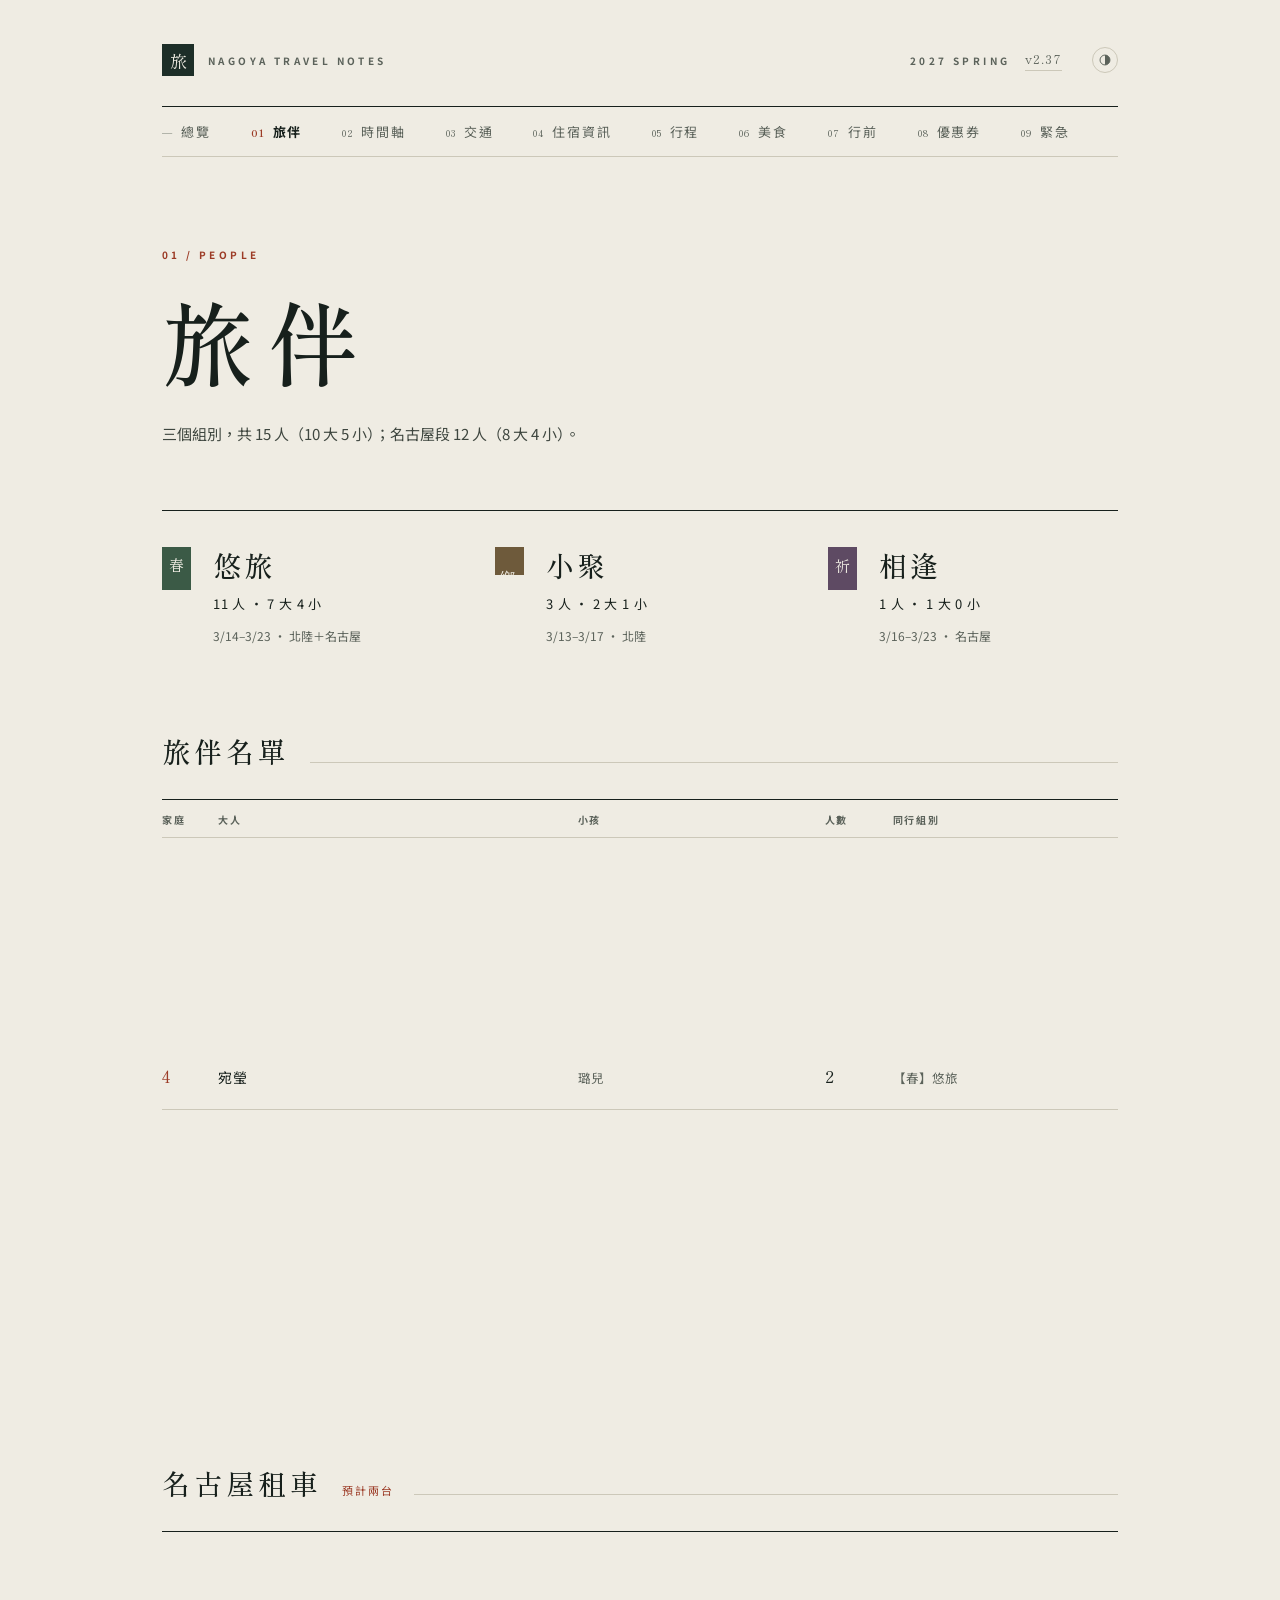
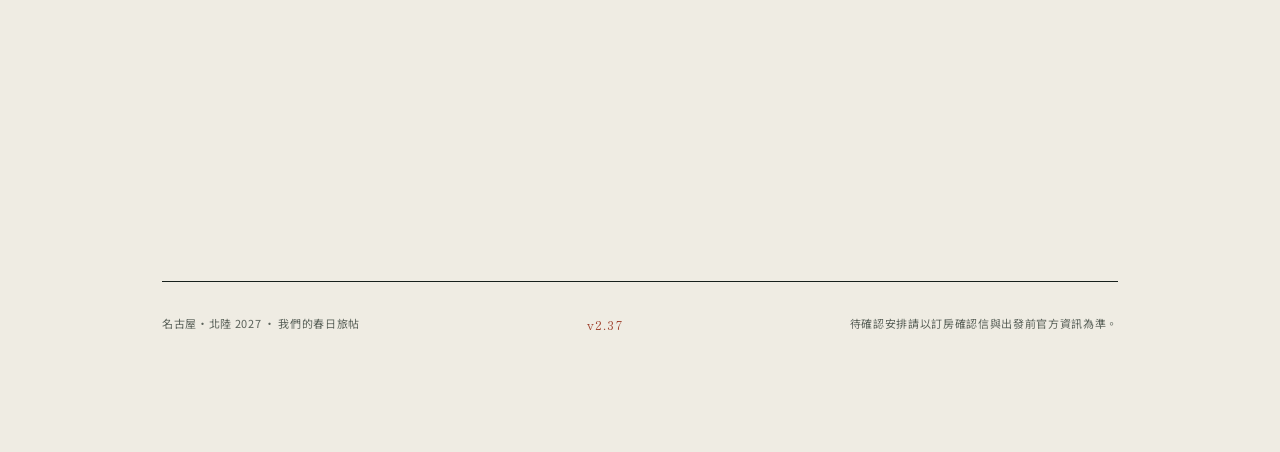
<file: people.html>
<!DOCTYPE html>
<html lang="zh-Hant">
<head>
<meta charset="utf-8">
<meta name="viewport" content="width=device-width, initial-scale=1">
<title>旅伴｜名古屋・北陸 2027</title>
<link rel="icon" href="assets/favicon.svg" type="image/svg+xml">
<meta name="description" content="此頁已整合到單頁版，正在轉往「旅伴」。">
<meta name="theme-color" content="#1d2e28">
<meta name="robots" content="noindex">
<link rel="canonical" href="index.html#people">
<meta http-equiv="refresh" content="0;url=index.html#people">
<script>location.replace("index.html#people");</script>
</head>
<body style="margin:0;padding:48px 24px;background:#1d2e28;color:#e8e3d4;font:15px/1.9 system-ui,sans-serif;text-align:center">
<p>此頁已整合到單頁版。</p>
<p><a href="index.html#people" style="color:#d7bc7d">前往旅伴 →</a></p>
</body>
</html>
</file>
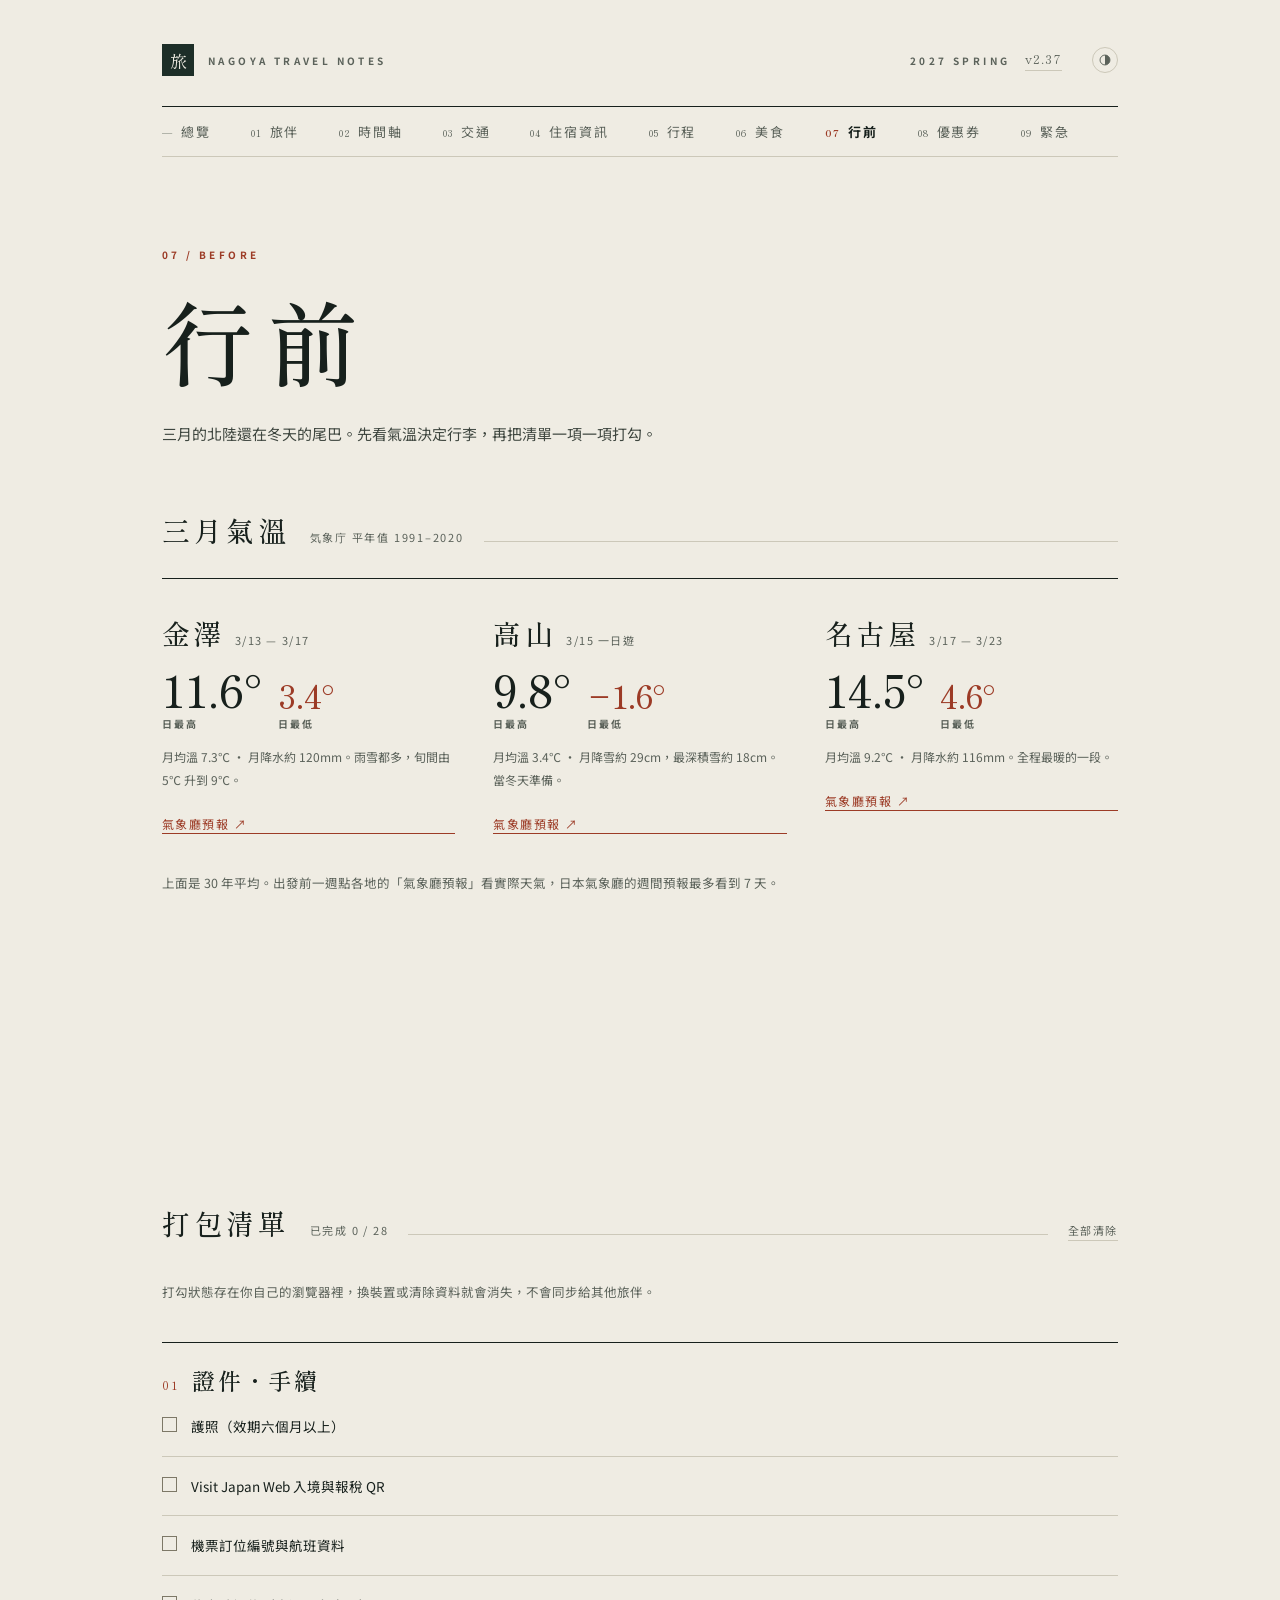
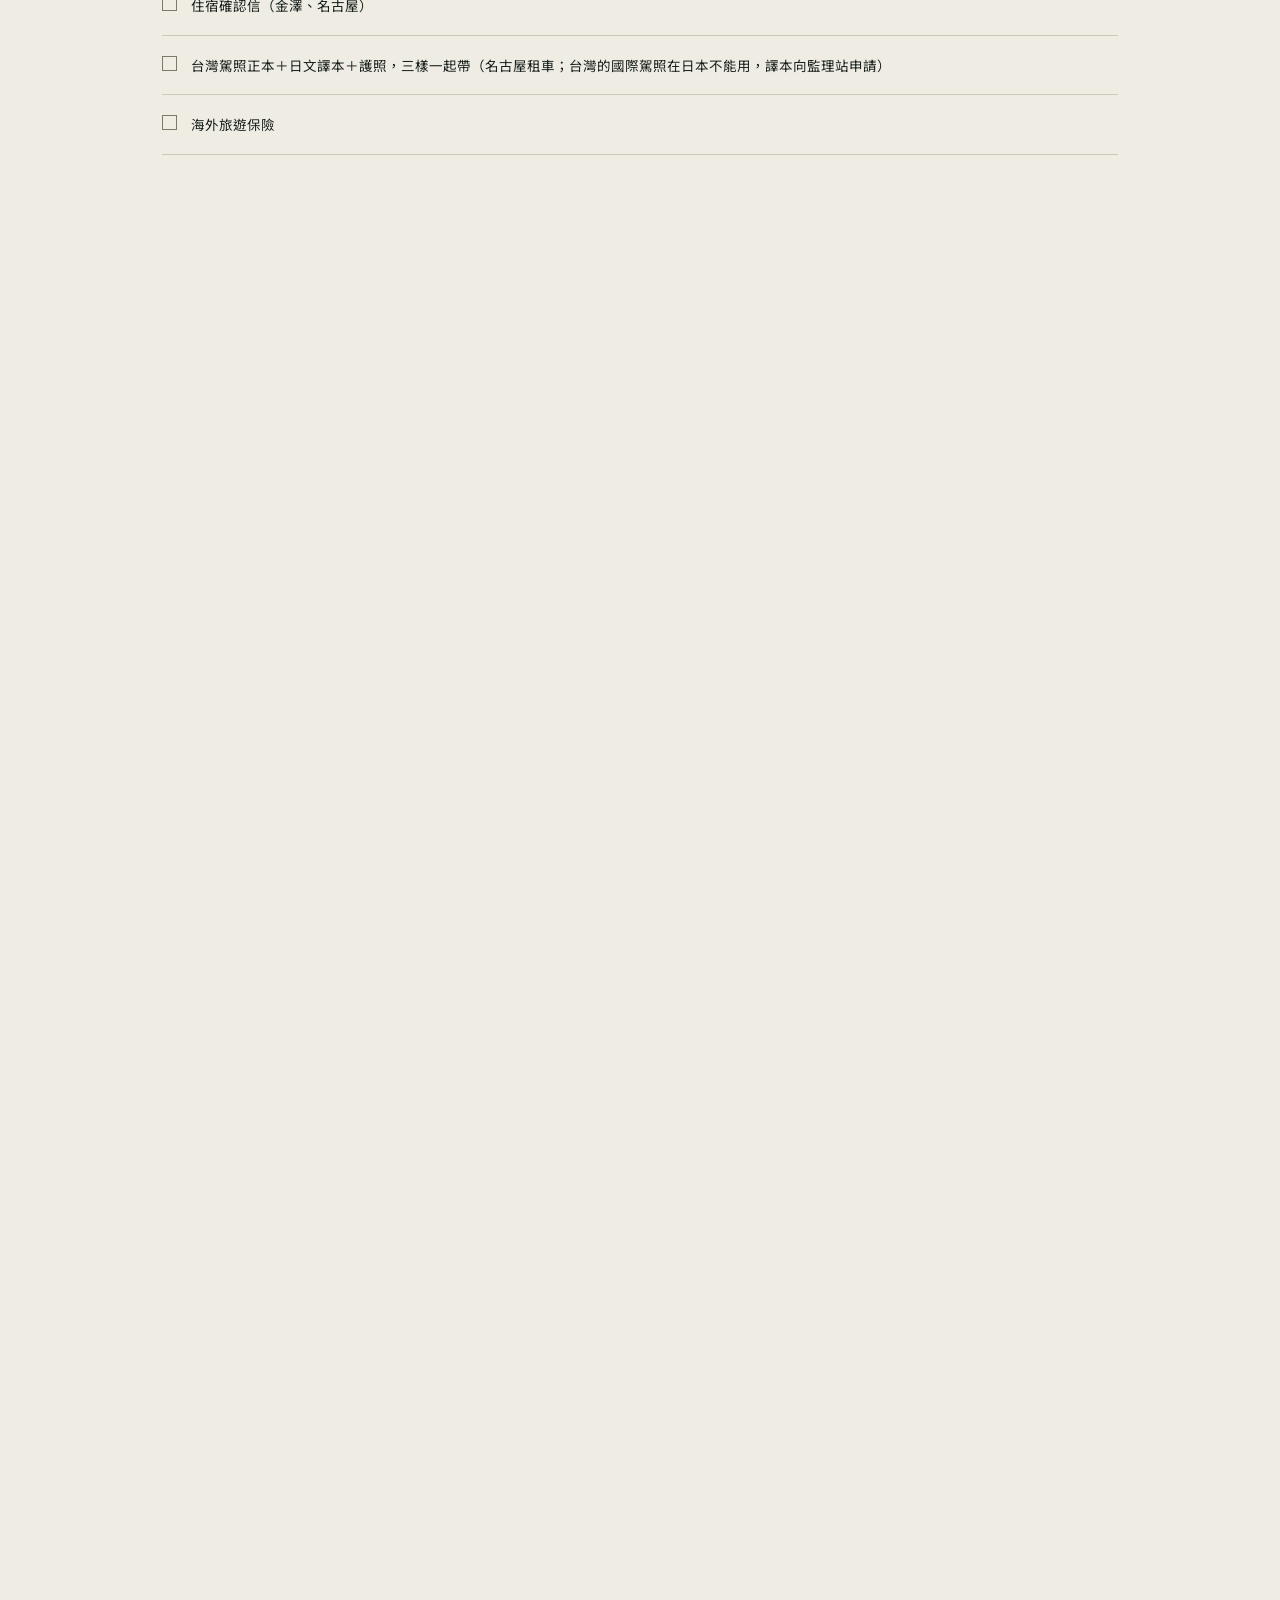
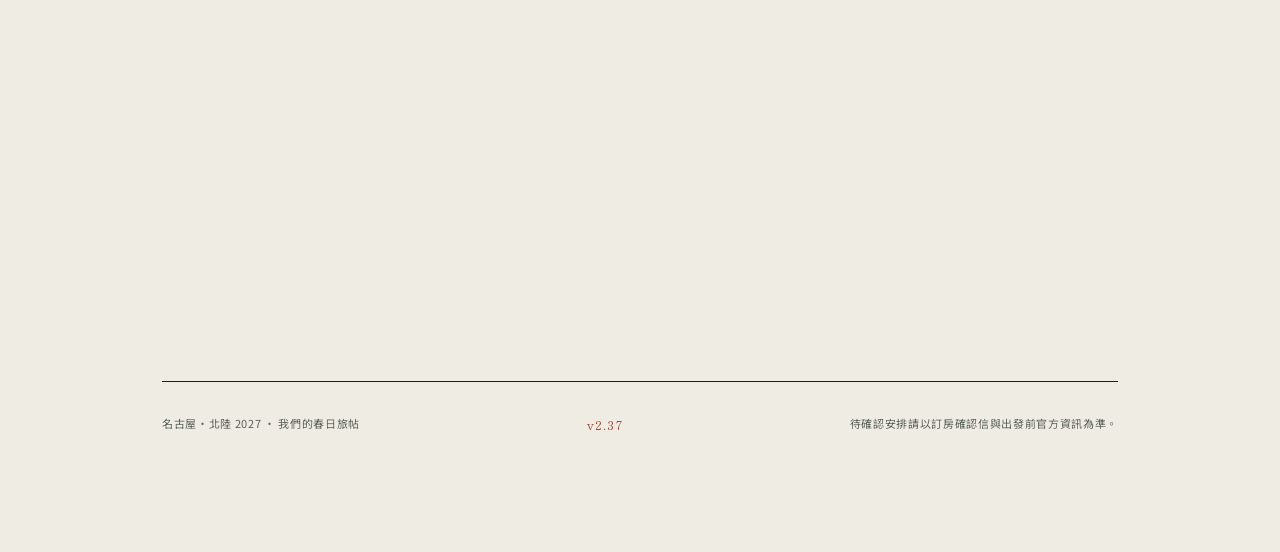
<file: prep.html>
<!DOCTYPE html>
<html lang="zh-Hant">
<head>
<meta charset="utf-8">
<meta name="viewport" content="width=device-width, initial-scale=1">
<title>行前｜名古屋・北陸 2027</title>
<link rel="icon" href="assets/favicon.svg" type="image/svg+xml">
<meta name="description" content="此頁已整合到單頁版，正在轉往「行前」。">
<meta name="theme-color" content="#1d2e28">
<meta name="robots" content="noindex">
<link rel="canonical" href="index.html#prep">
<meta http-equiv="refresh" content="0;url=index.html#prep">
<script>location.replace("index.html#prep");</script>
</head>
<body style="margin:0;padding:48px 24px;background:#1d2e28;color:#e8e3d4;font:15px/1.9 system-ui,sans-serif;text-align:center">
<p>此頁已整合到單頁版。</p>
<p><a href="index.html#prep" style="color:#d7bc7d">前往行前 →</a></p>
</body>
</html>
</file>
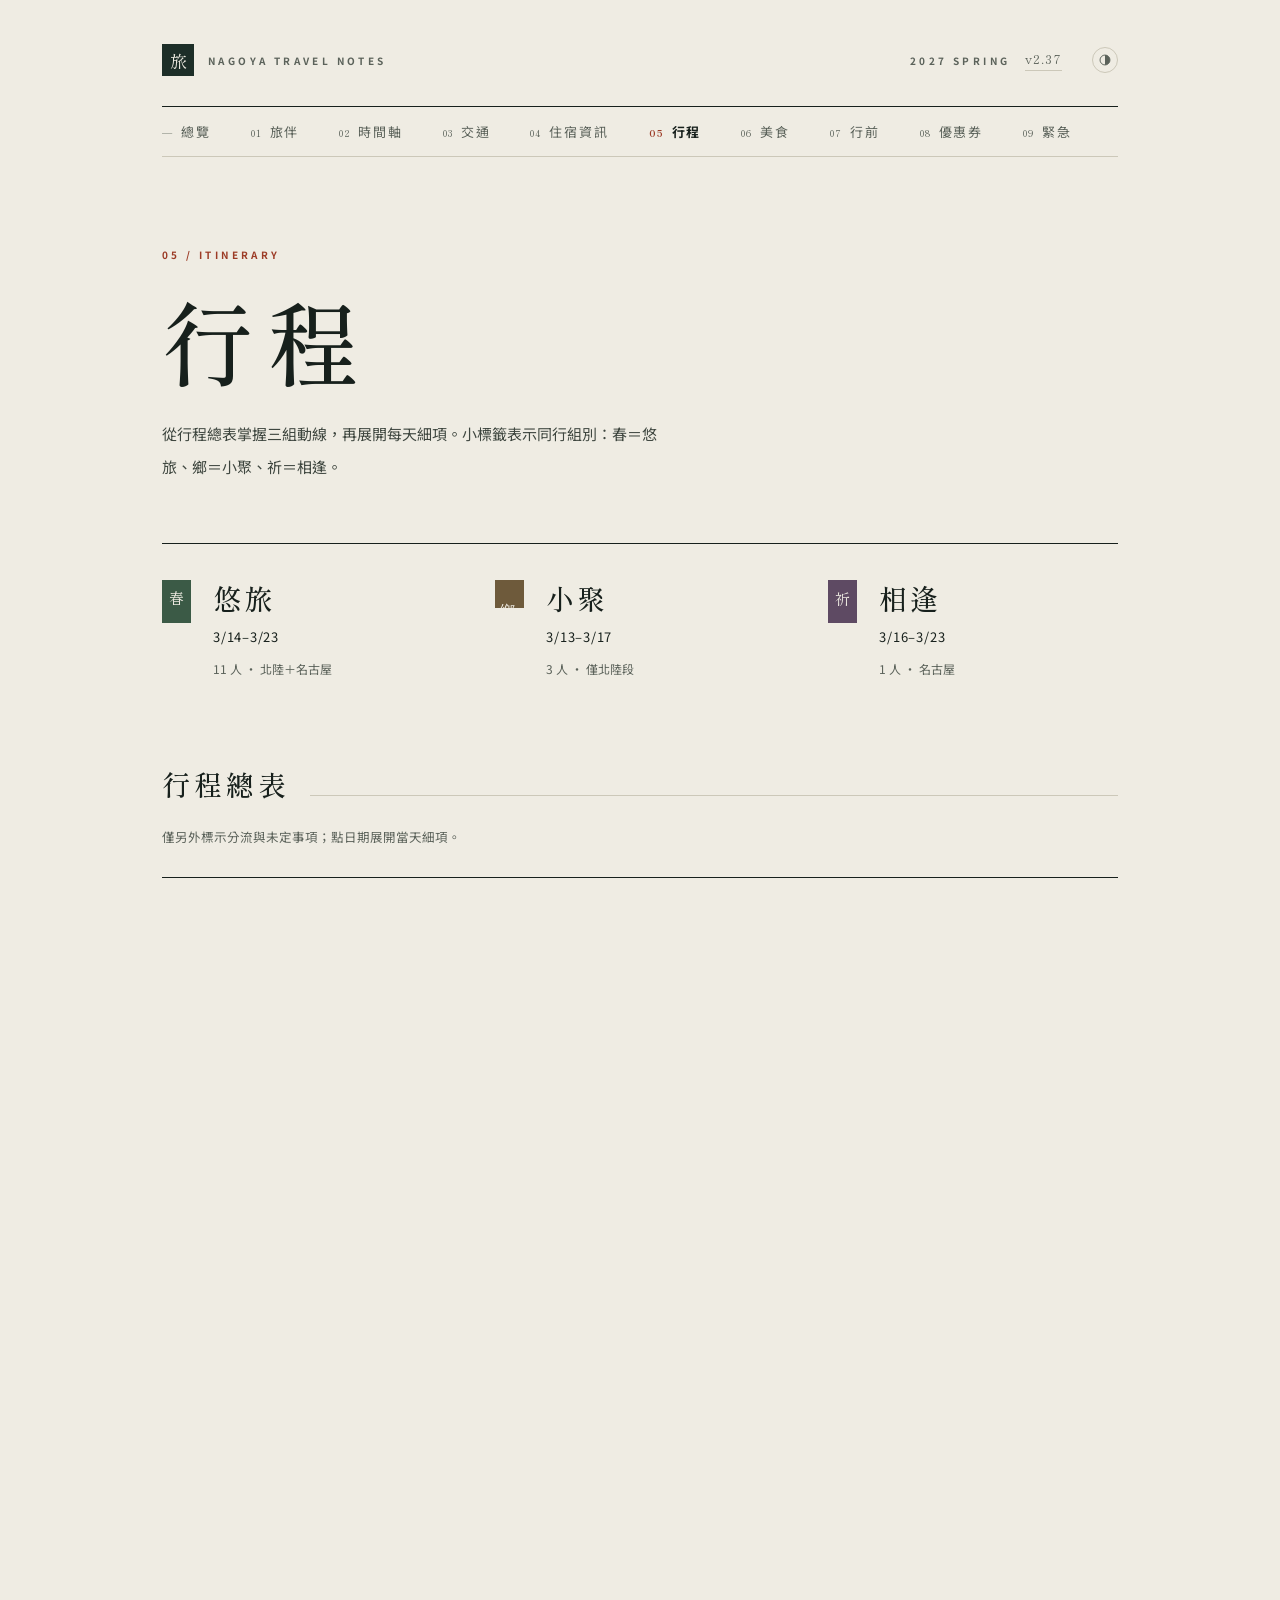
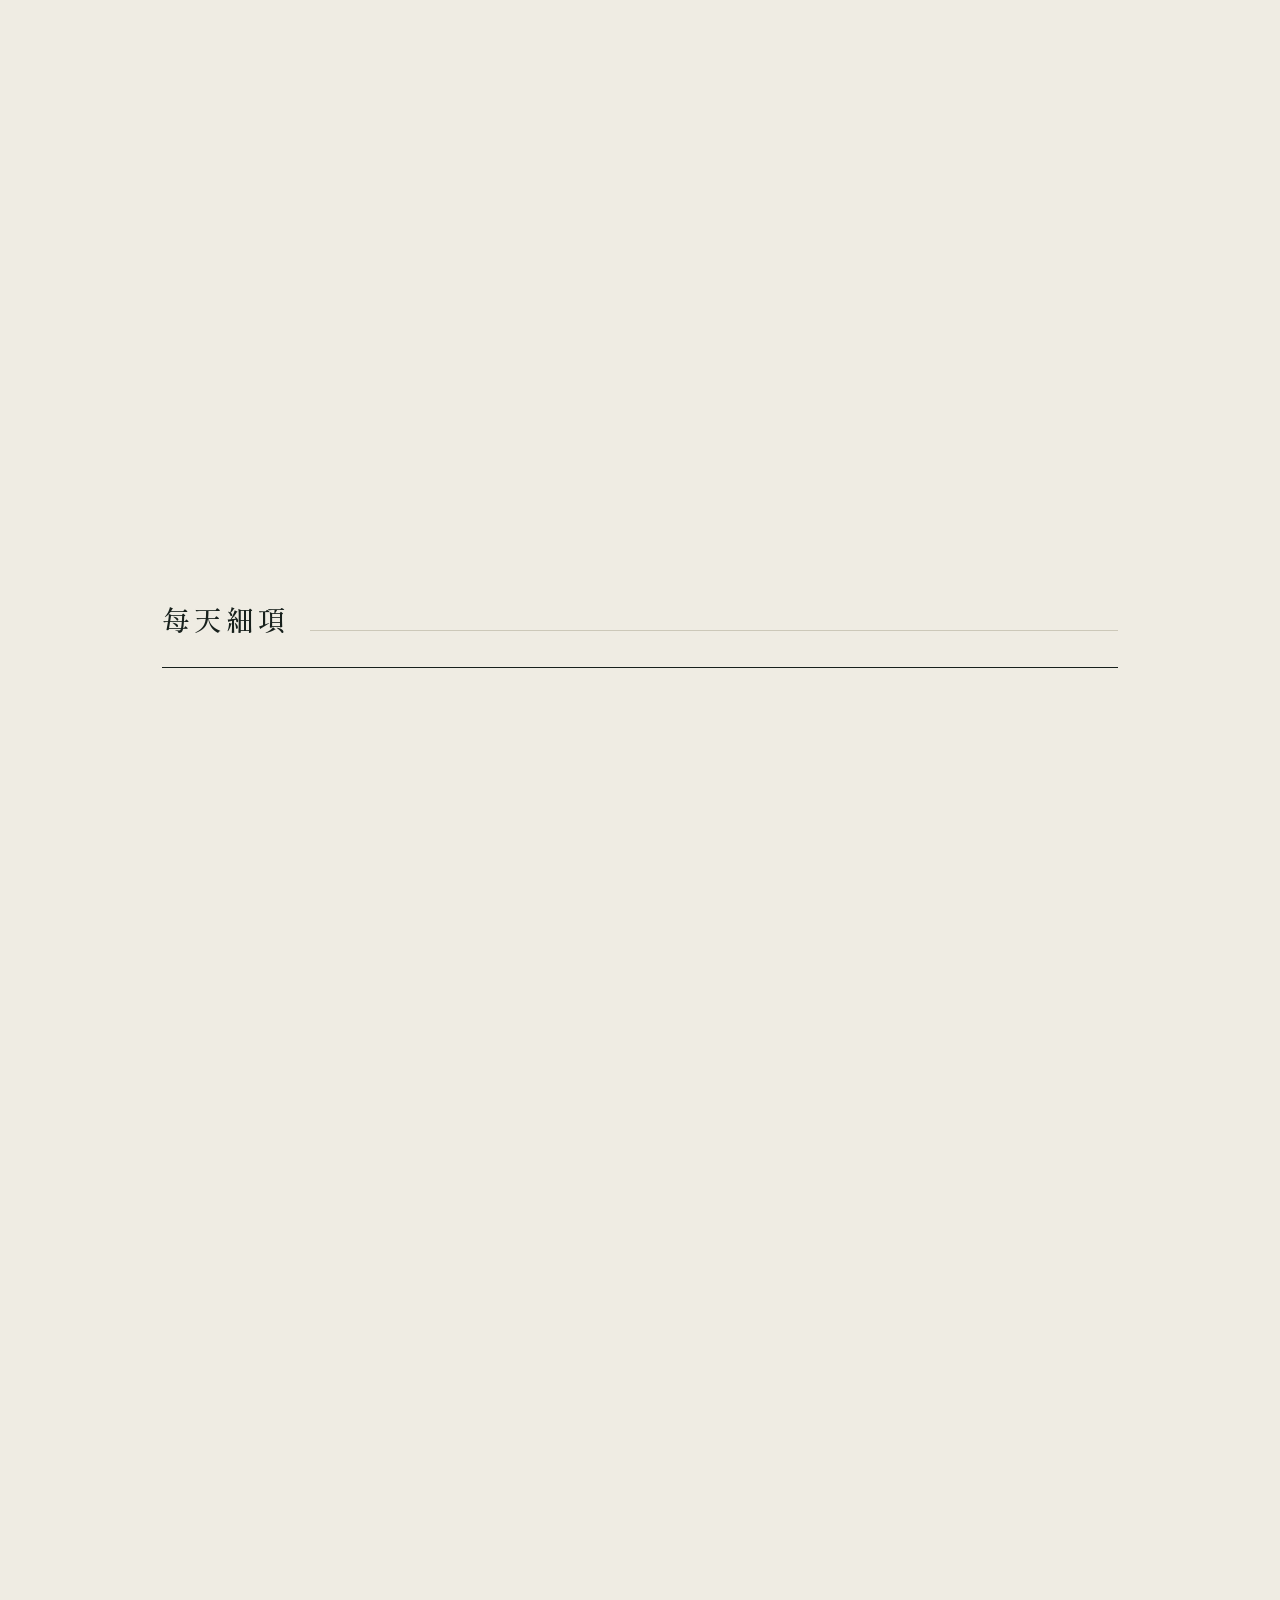
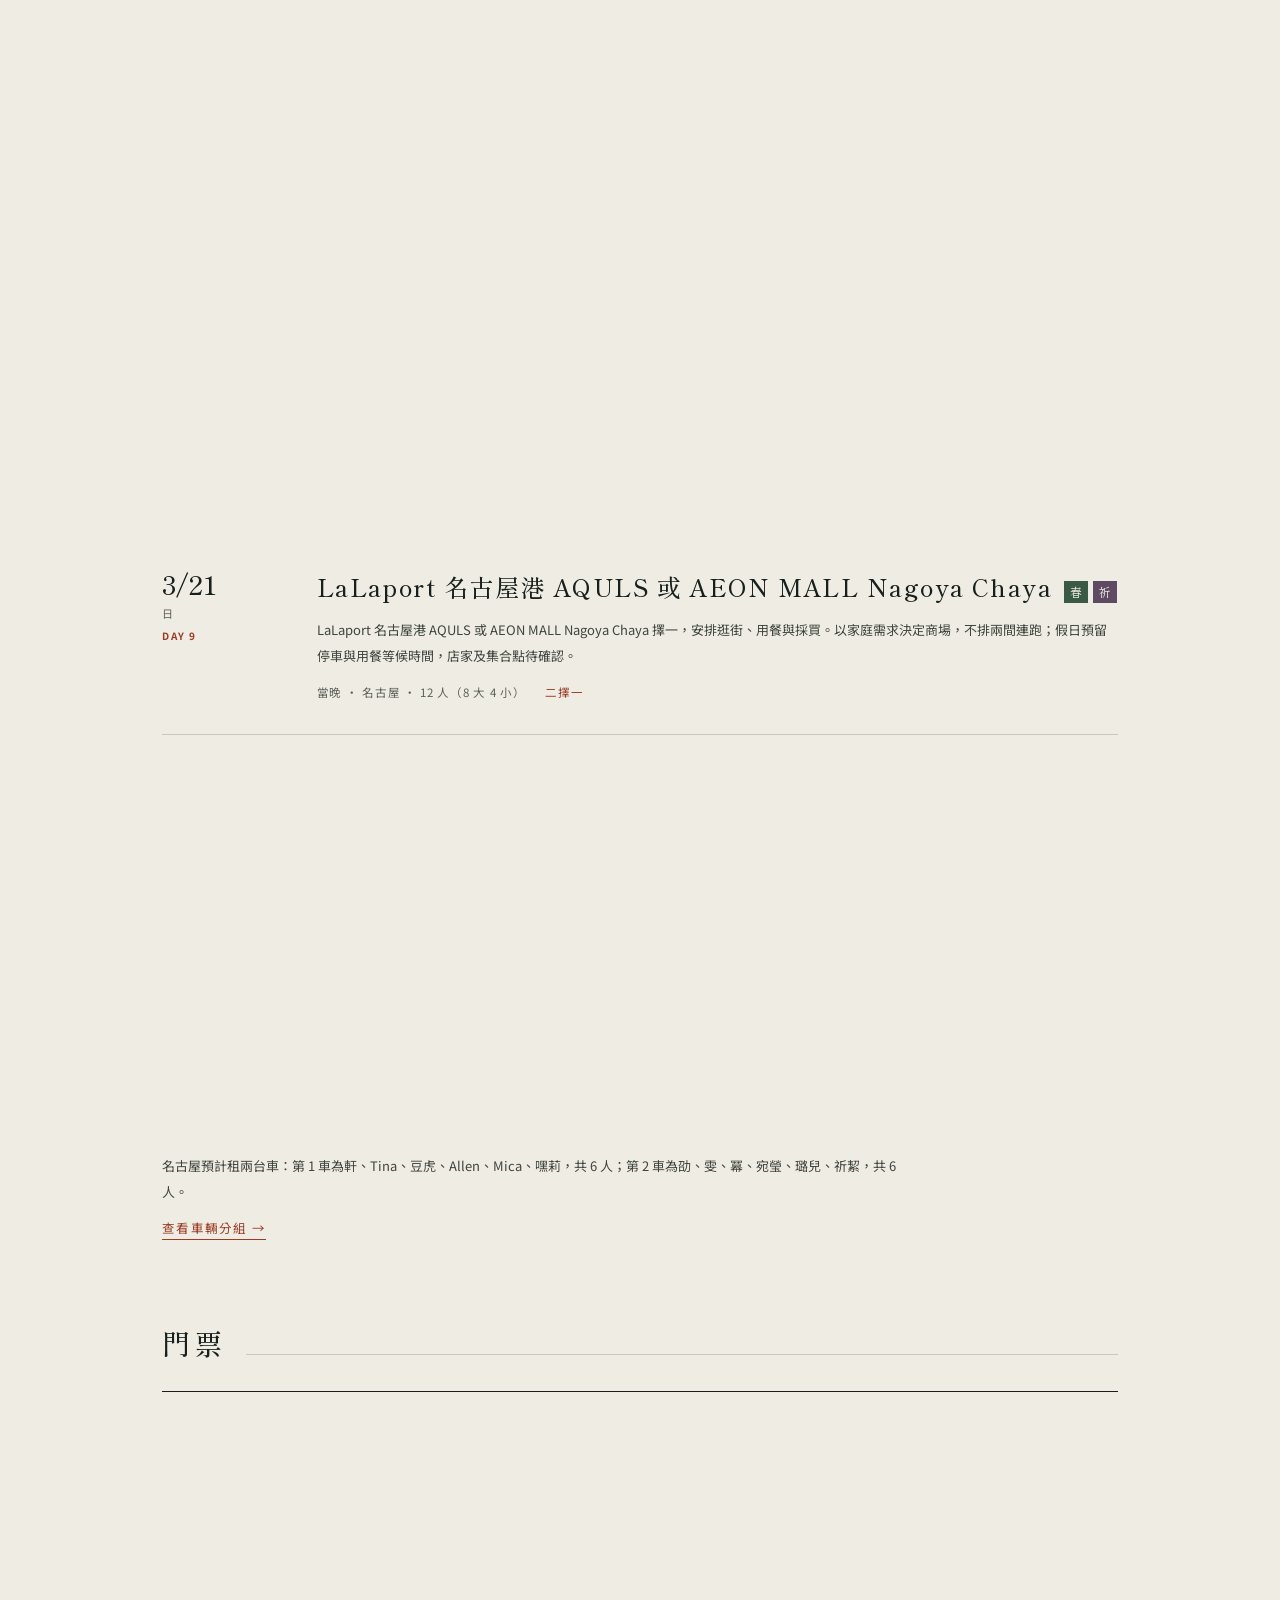
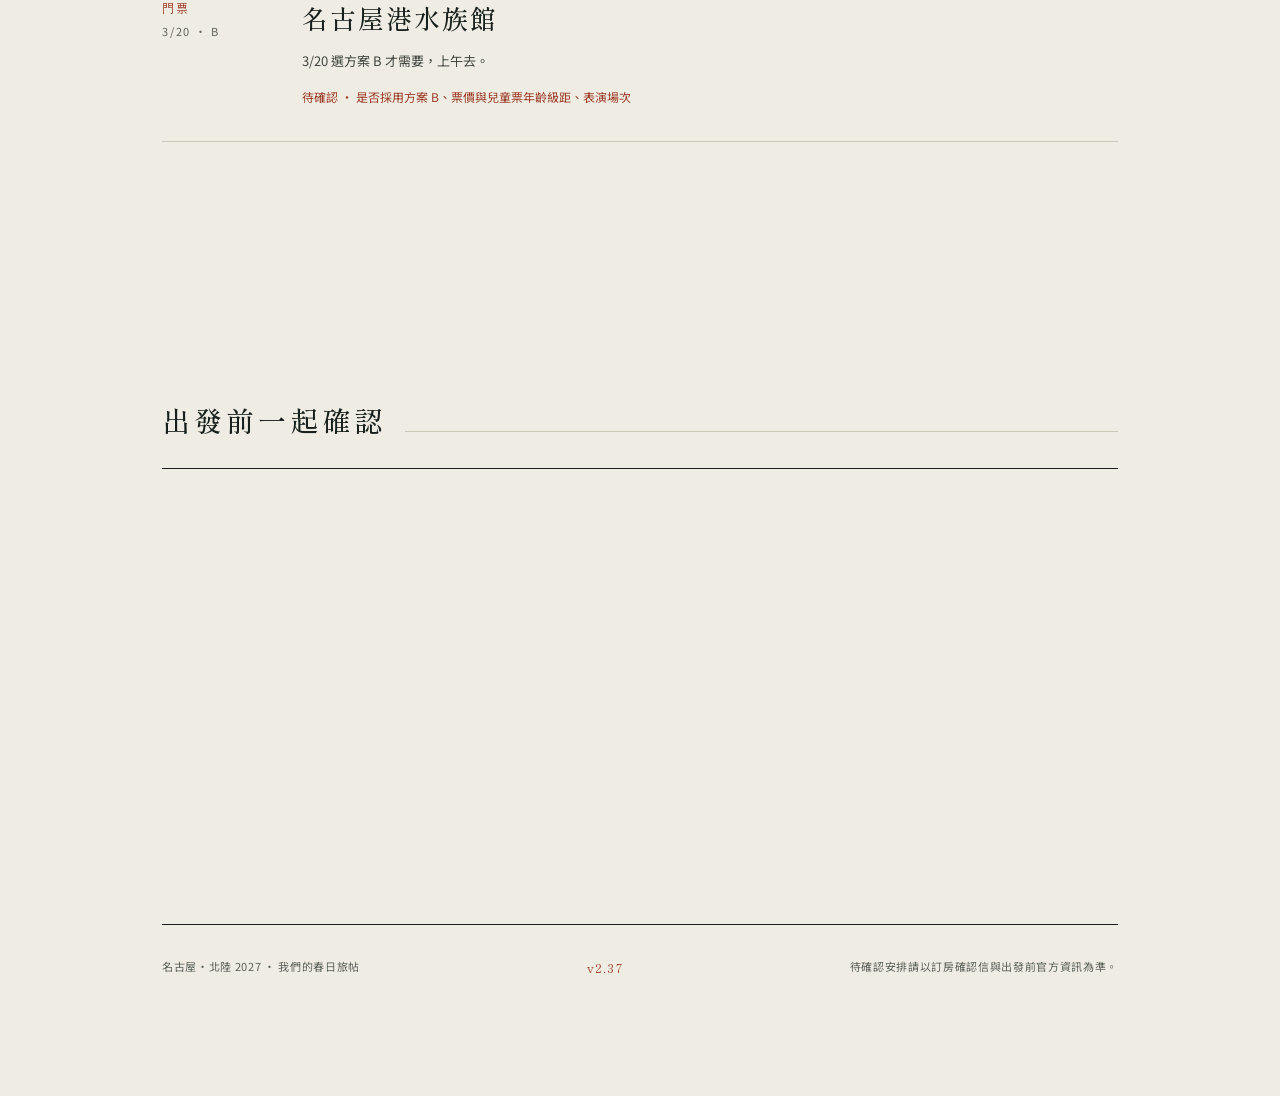
<file: reminders.html>
<!DOCTYPE html>
<html lang="zh-Hant">
<head>
<meta charset="utf-8">
<meta name="viewport" content="width=device-width, initial-scale=1">
<title>旅行提醒｜名古屋・北陸 2027</title>
<link rel="icon" href="assets/favicon.svg" type="image/svg+xml">
<meta name="description" content="此頁已整合到單頁版，正在轉往「旅行提醒」。">
<meta name="theme-color" content="#1d2e28">
<meta name="robots" content="noindex">
<link rel="canonical" href="index.html#itinerary">
<meta http-equiv="refresh" content="0;url=index.html#itinerary">
<script>location.replace("index.html#itinerary");</script>
</head>
<body style="margin:0;padding:48px 24px;background:#1d2e28;color:#e8e3d4;font:15px/1.9 system-ui,sans-serif;text-align:center">
<p>此頁已整合到單頁版。</p>
<p><a href="index.html#itinerary" style="color:#d7bc7d">前往旅行提醒 →</a></p>
</body>
</html>
</file>
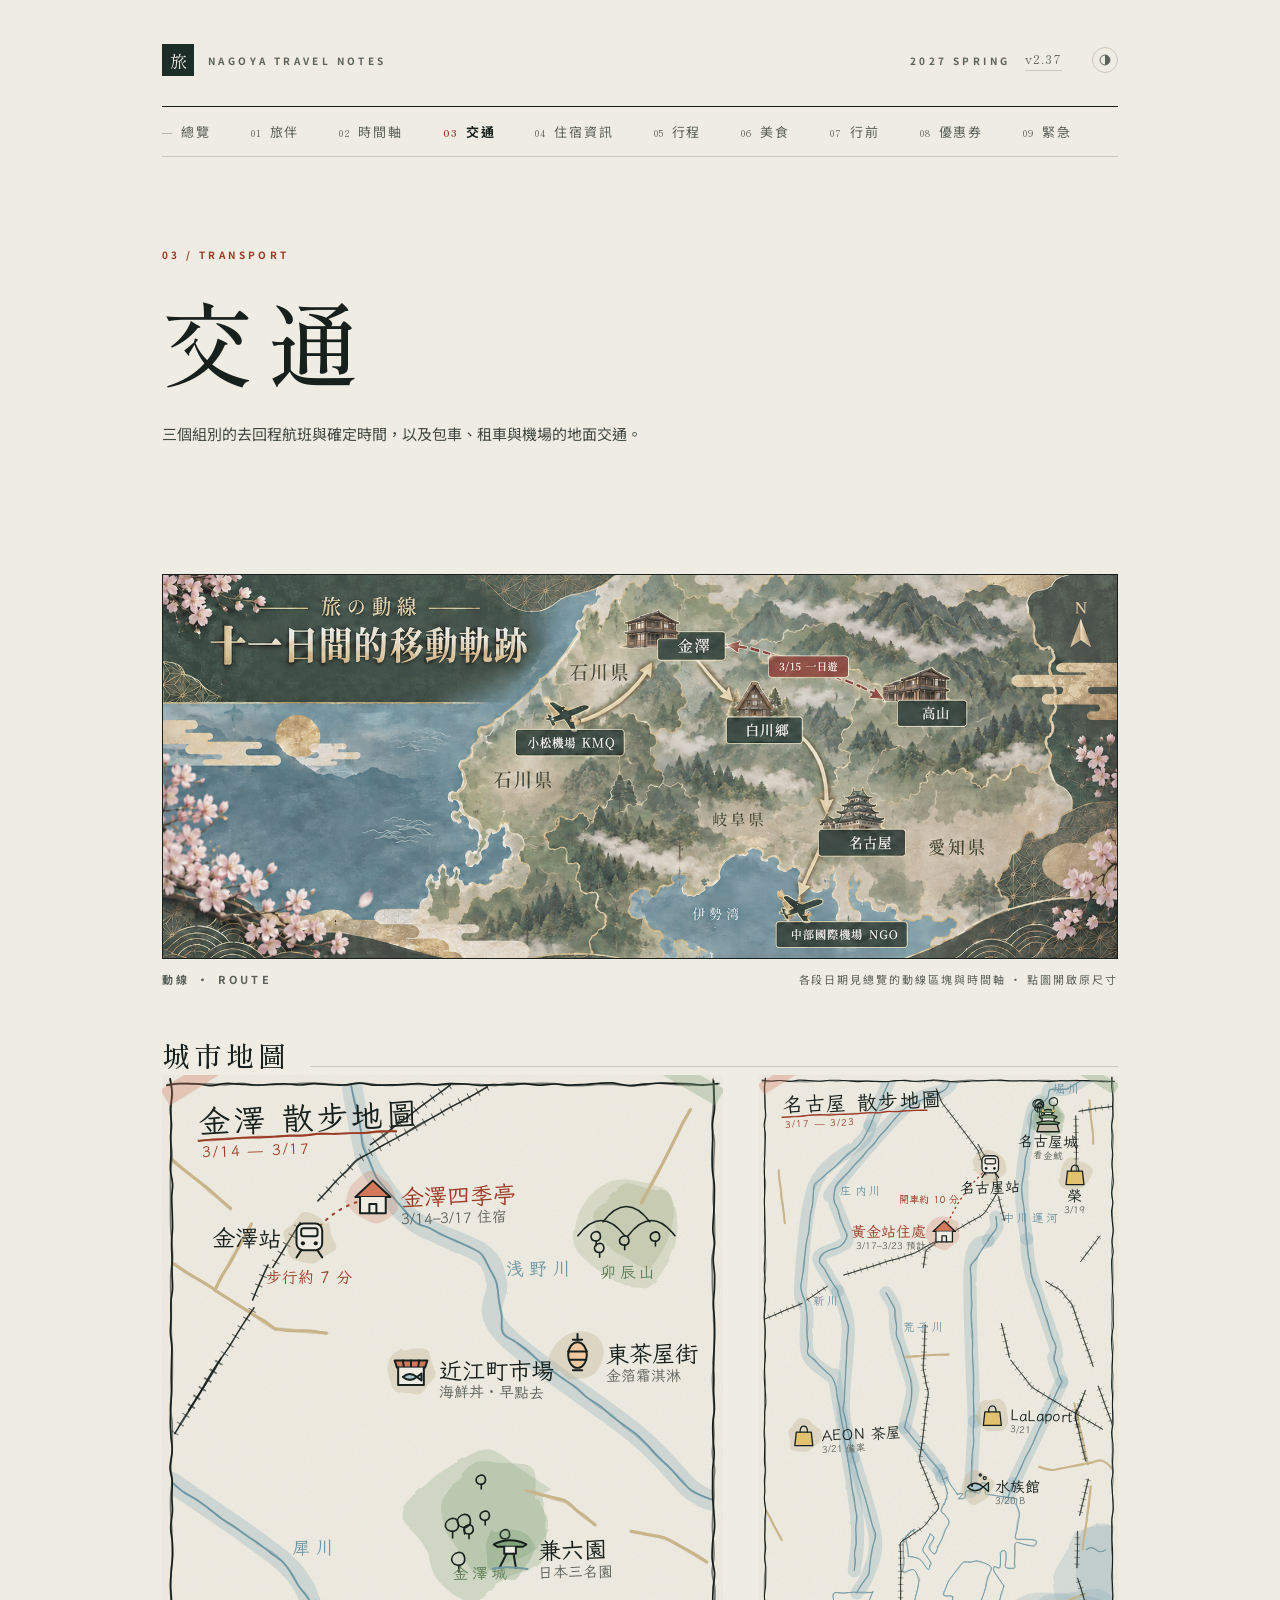
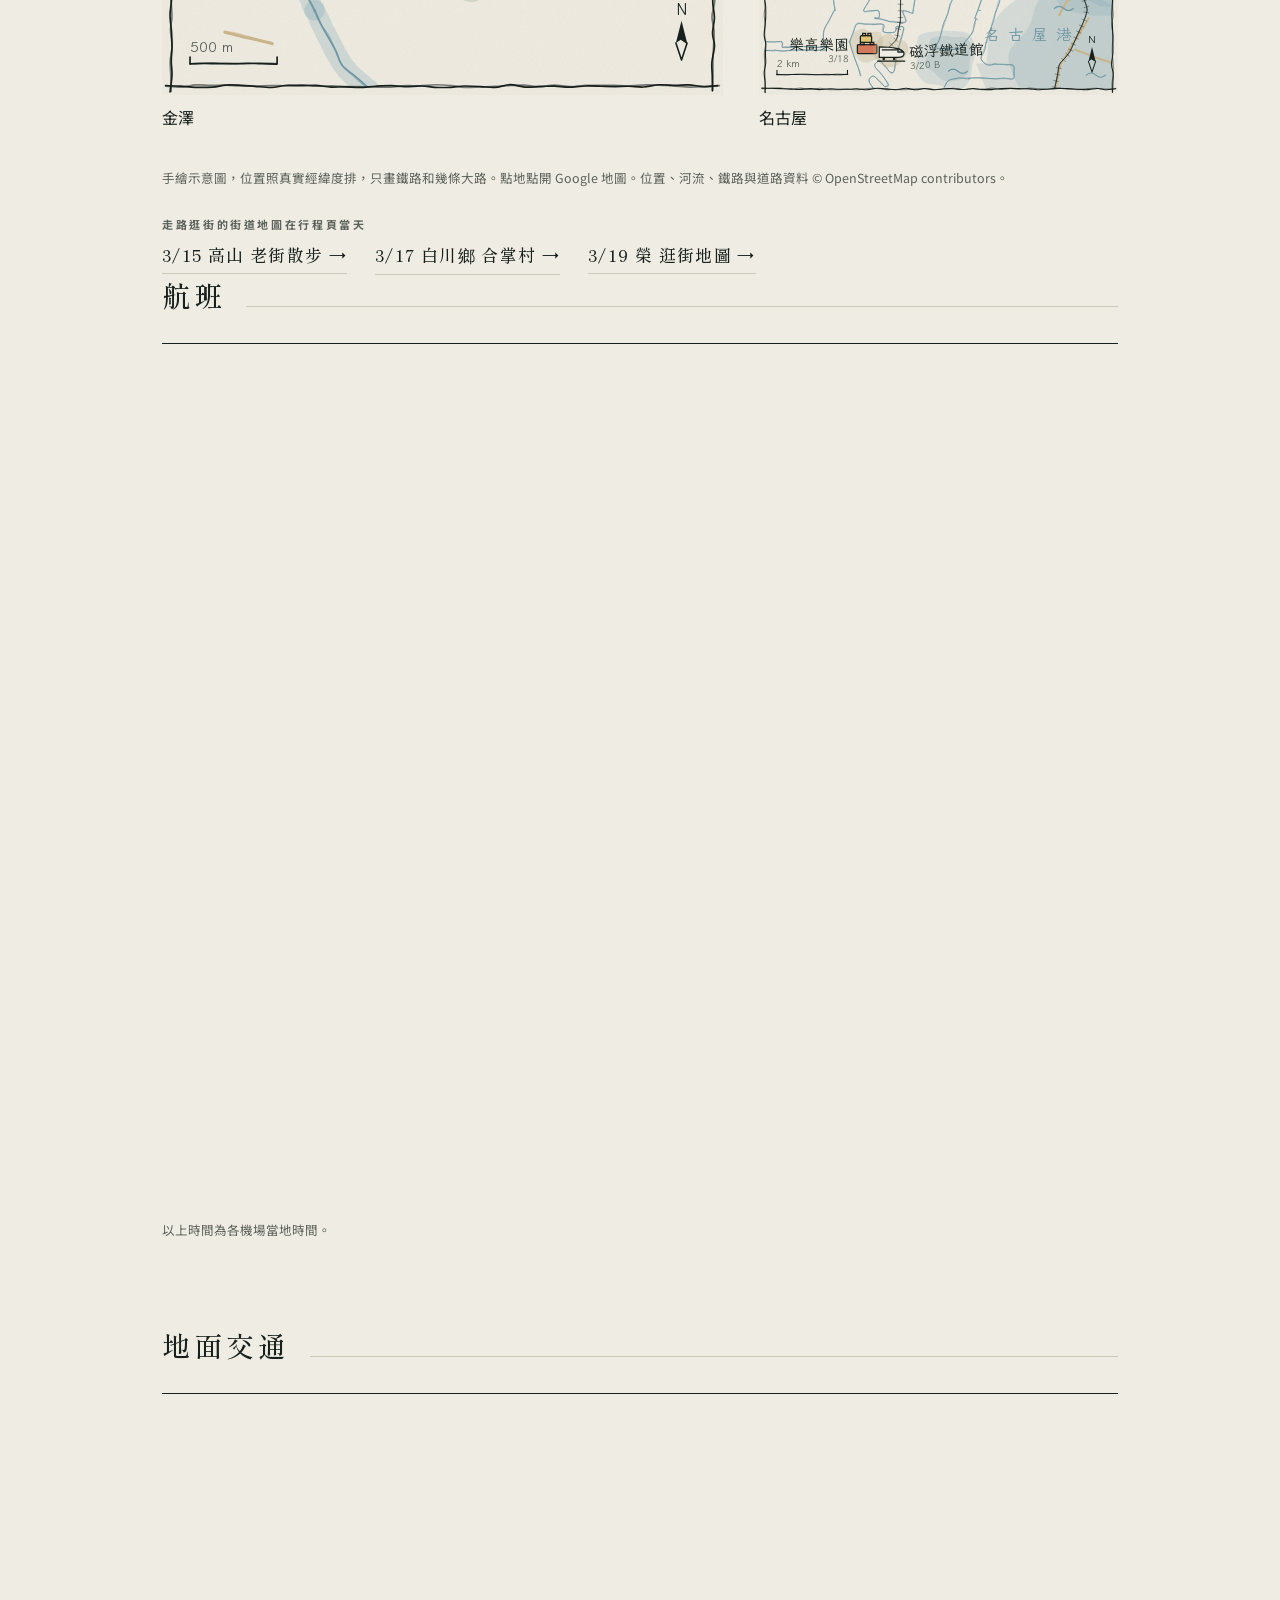
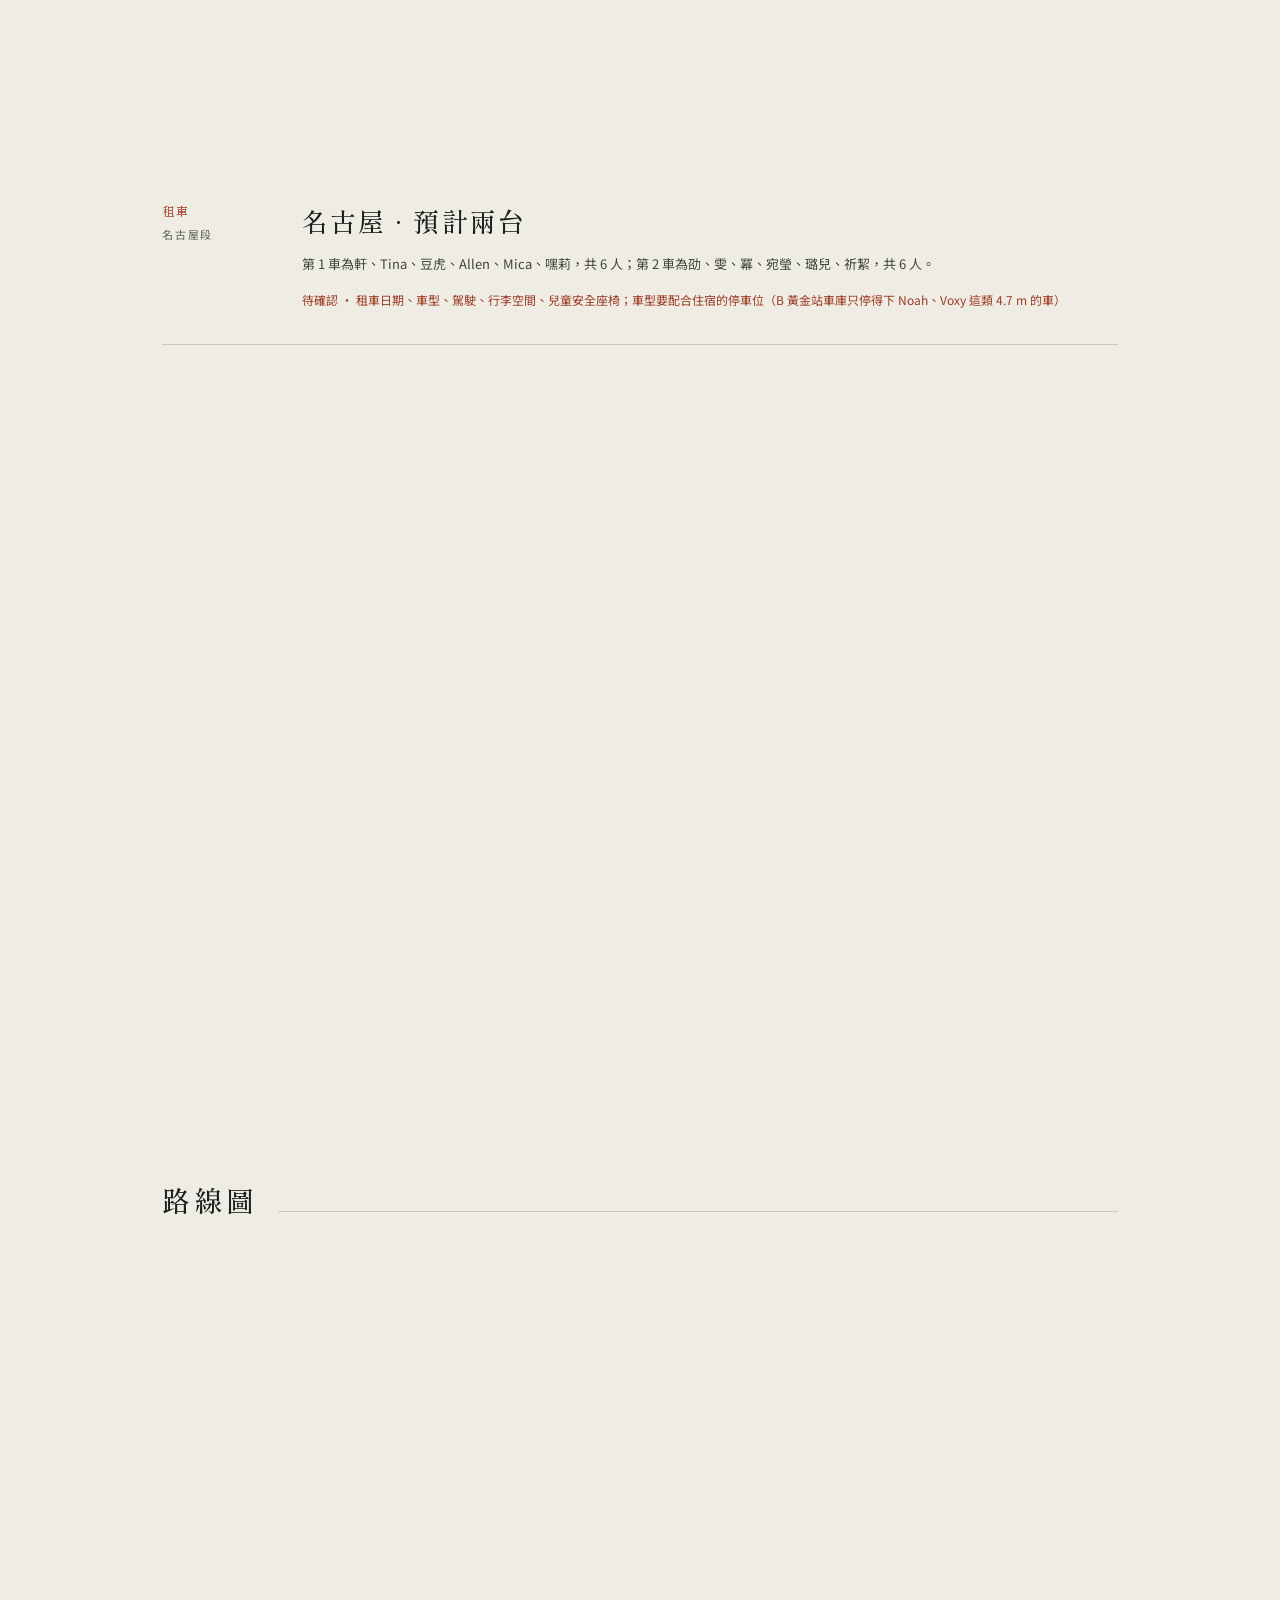
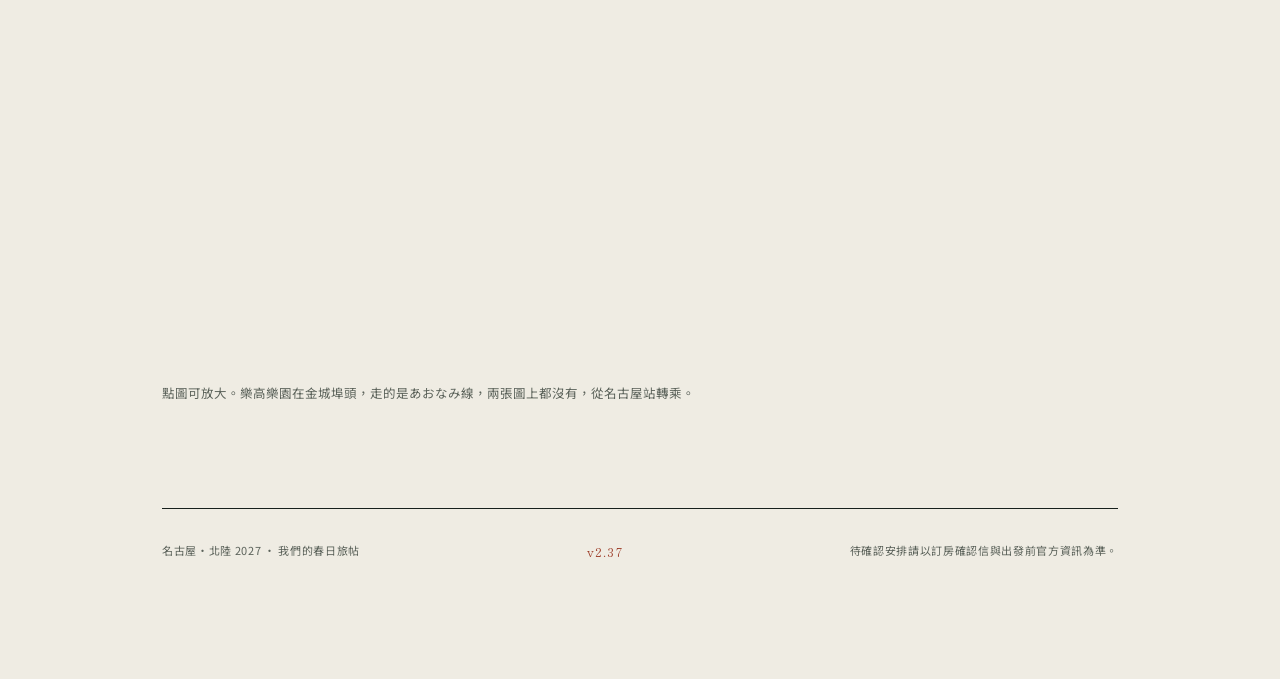
<file: route.html>
<!DOCTYPE html>
<html lang="zh-Hant">
<head>
<meta charset="utf-8">
<meta name="viewport" content="width=device-width, initial-scale=1">
<title>動線｜名古屋・北陸 2027</title>
<link rel="icon" href="assets/favicon.svg" type="image/svg+xml">
<meta name="description" content="此頁已整合到單頁版，正在轉往「交通」頁的動線圖。">
<meta name="theme-color" content="#1d2e28">
<meta name="robots" content="noindex">
<link rel="canonical" href="index.html#journey">
<meta http-equiv="refresh" content="0;url=index.html#journey">
<script>location.replace("index.html#journey");</script>
</head>
<body style="margin:0;padding:48px 24px;background:#1d2e28;color:#e8e3d4;font:15px/1.9 system-ui,sans-serif;text-align:center">
<p>此頁已整合到單頁版。</p>
<p><a href="index.html#journey" style="color:#d7bc7d">前往交通・動線圖 →</a></p>
</body>
</html>
</file>
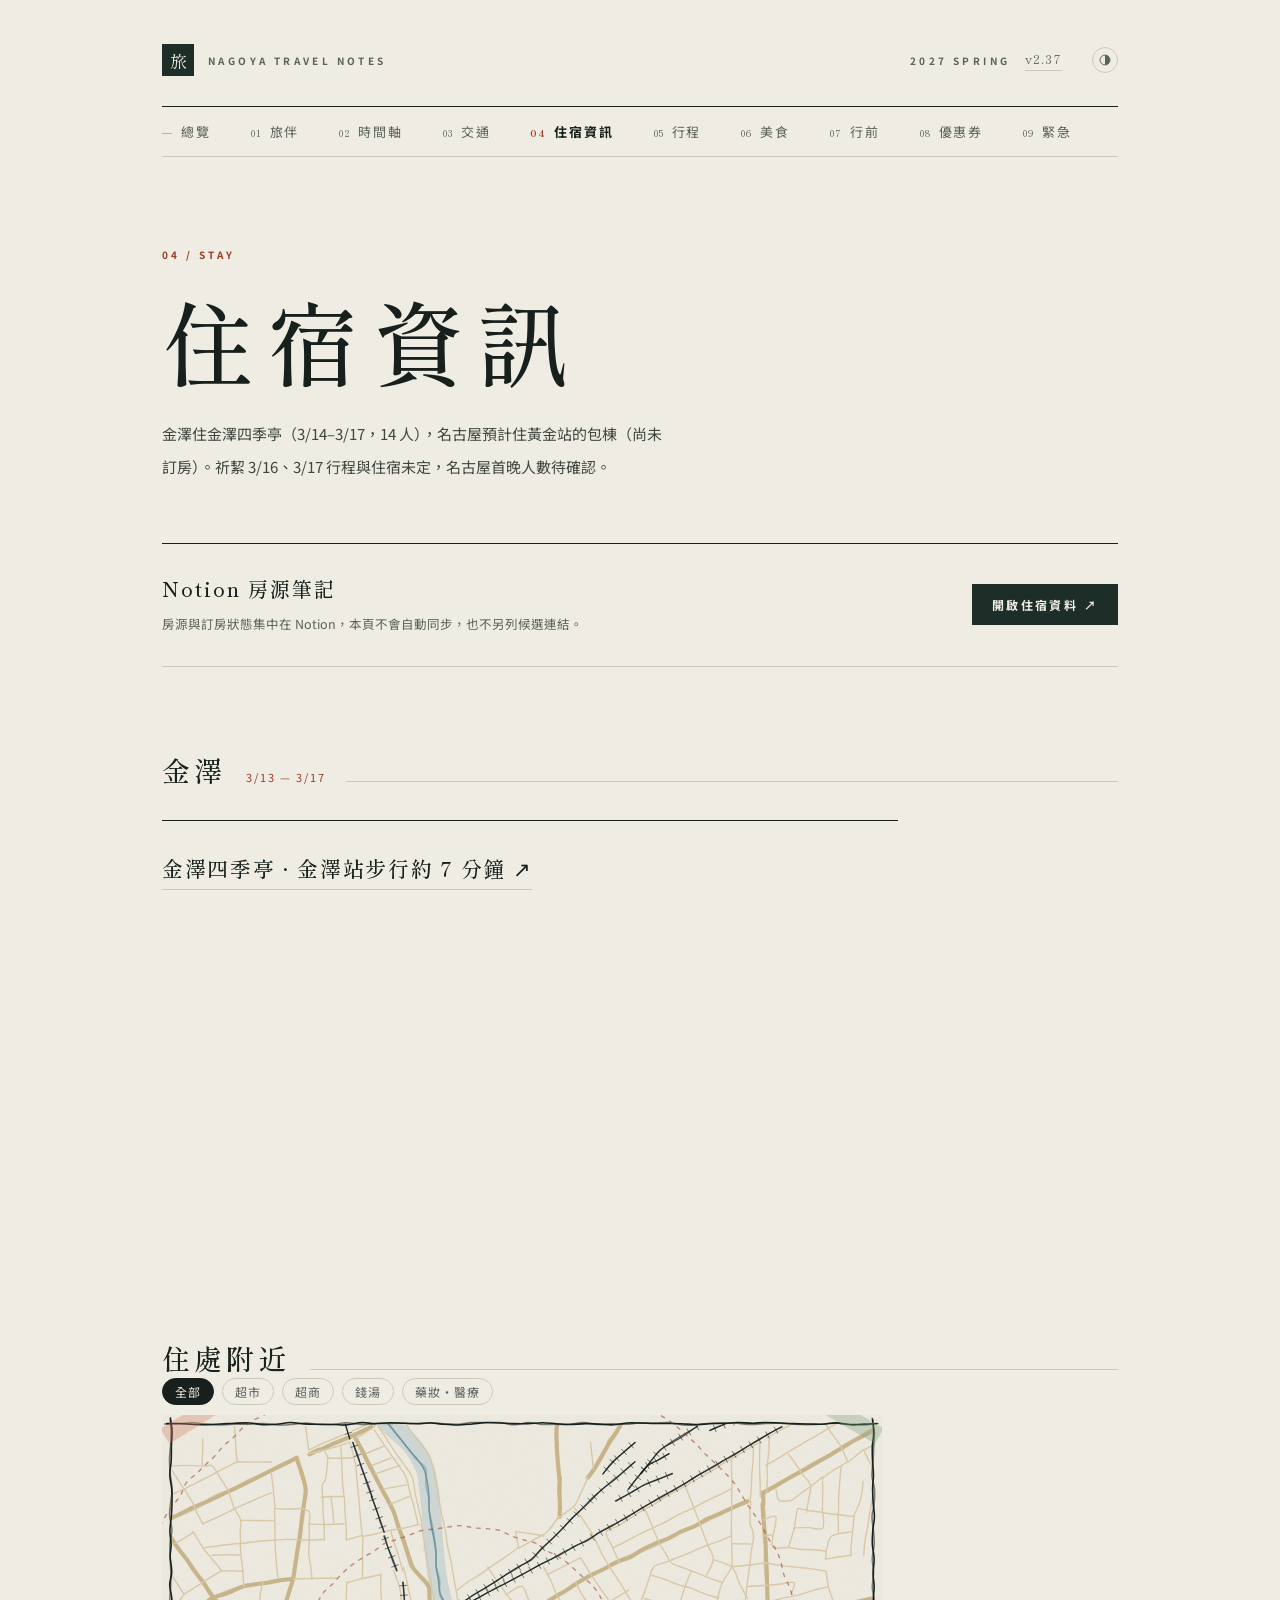
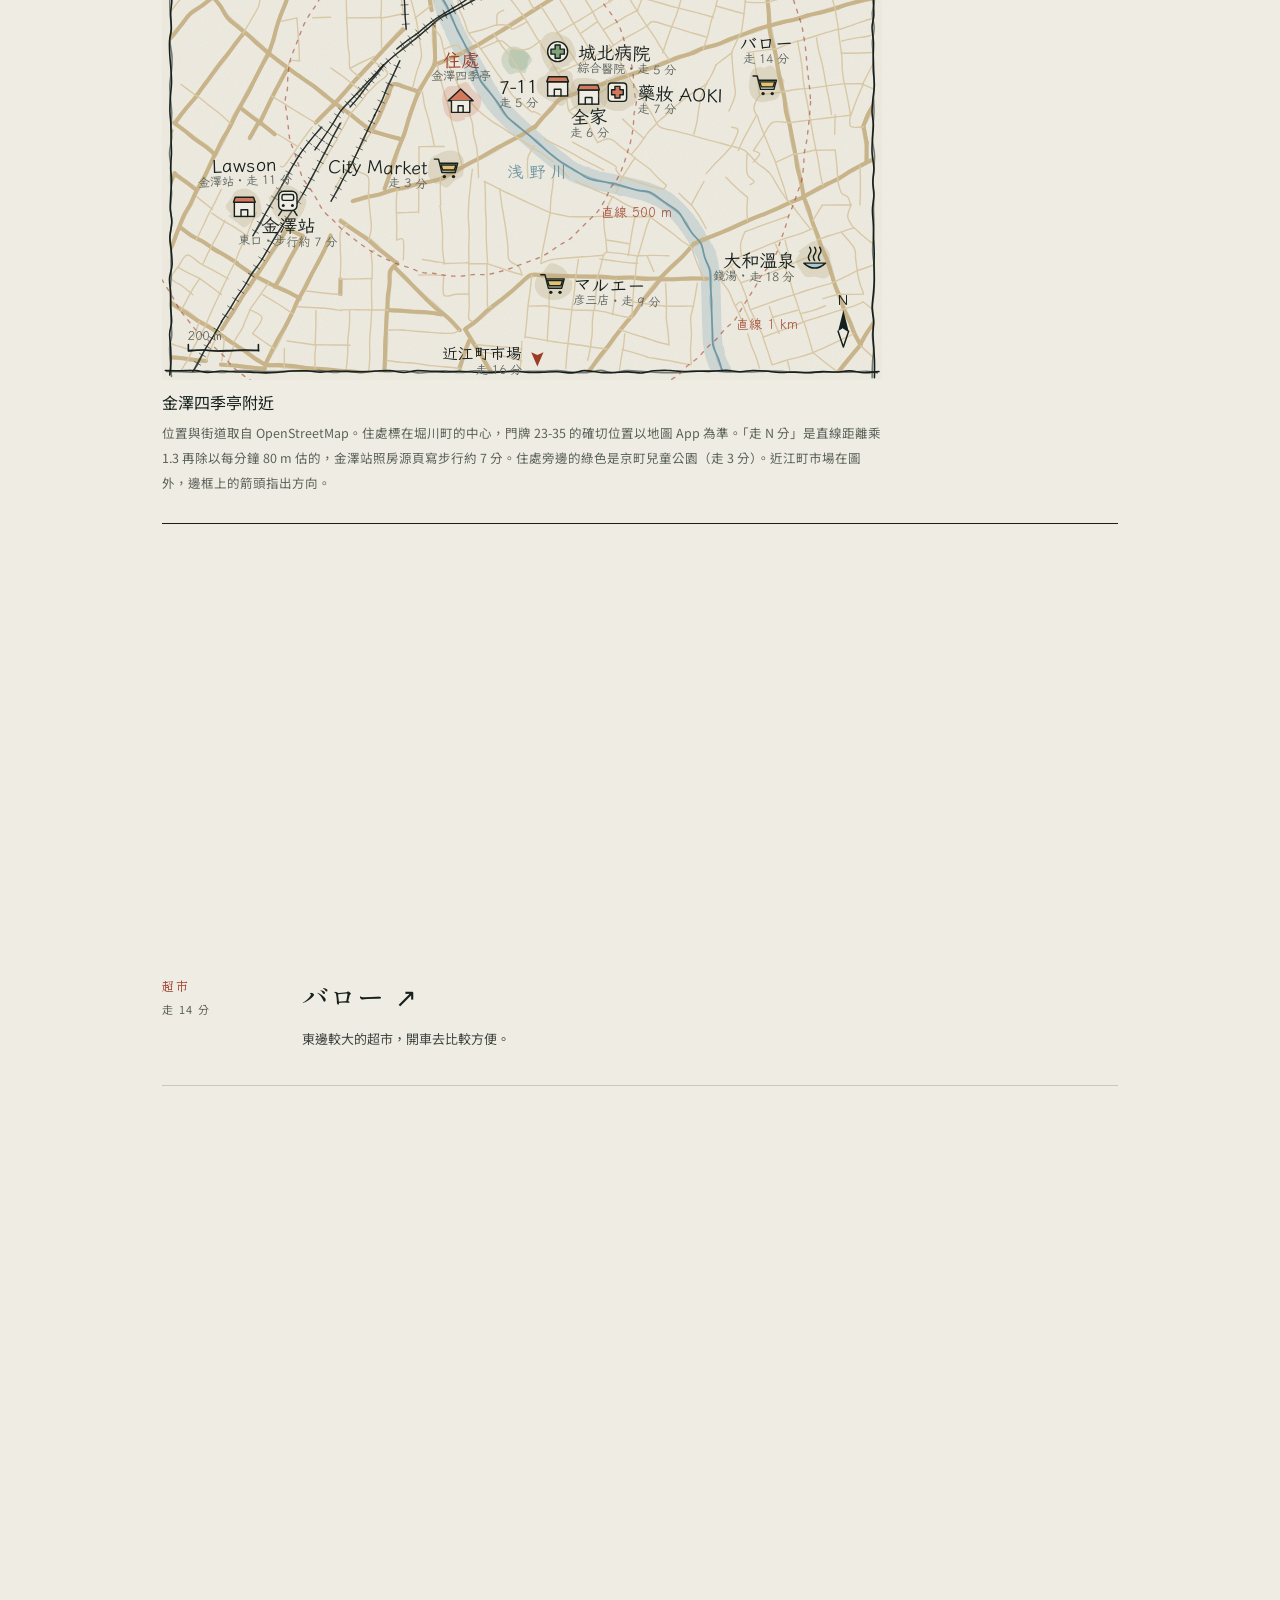
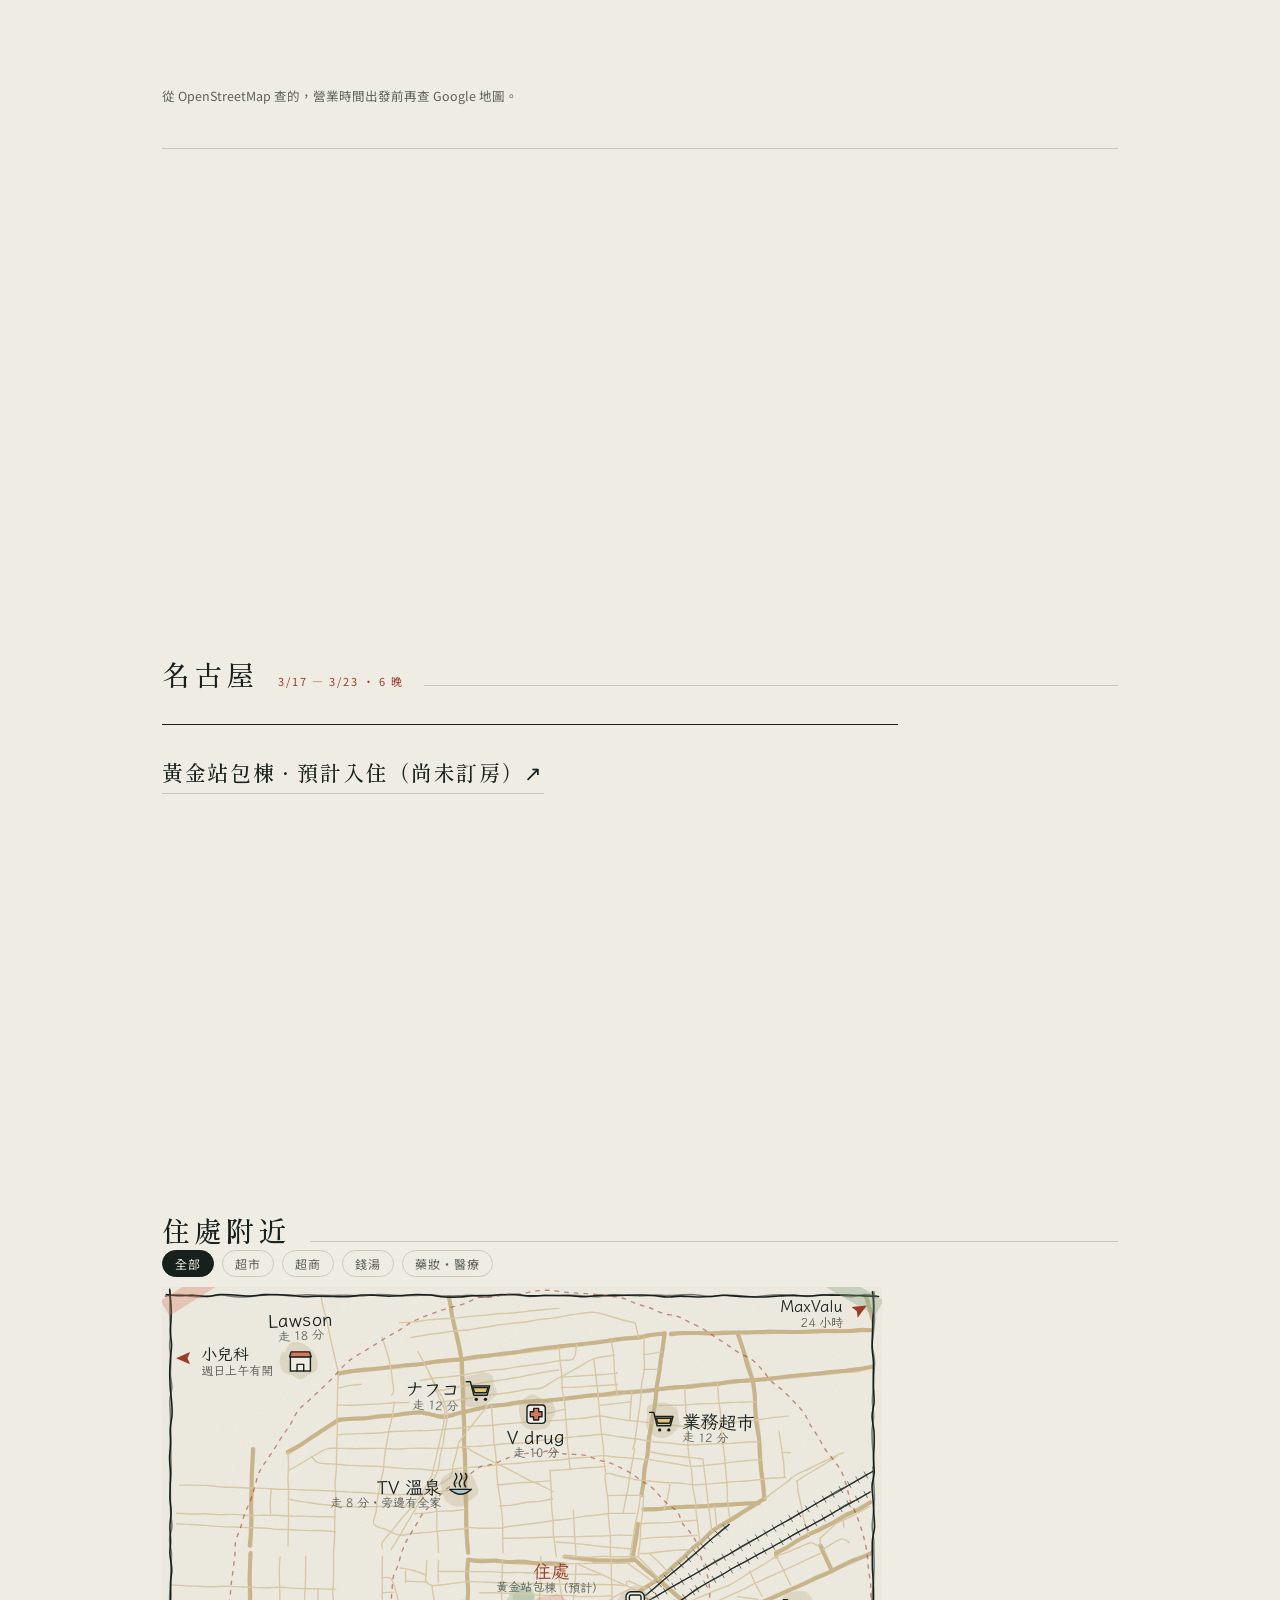
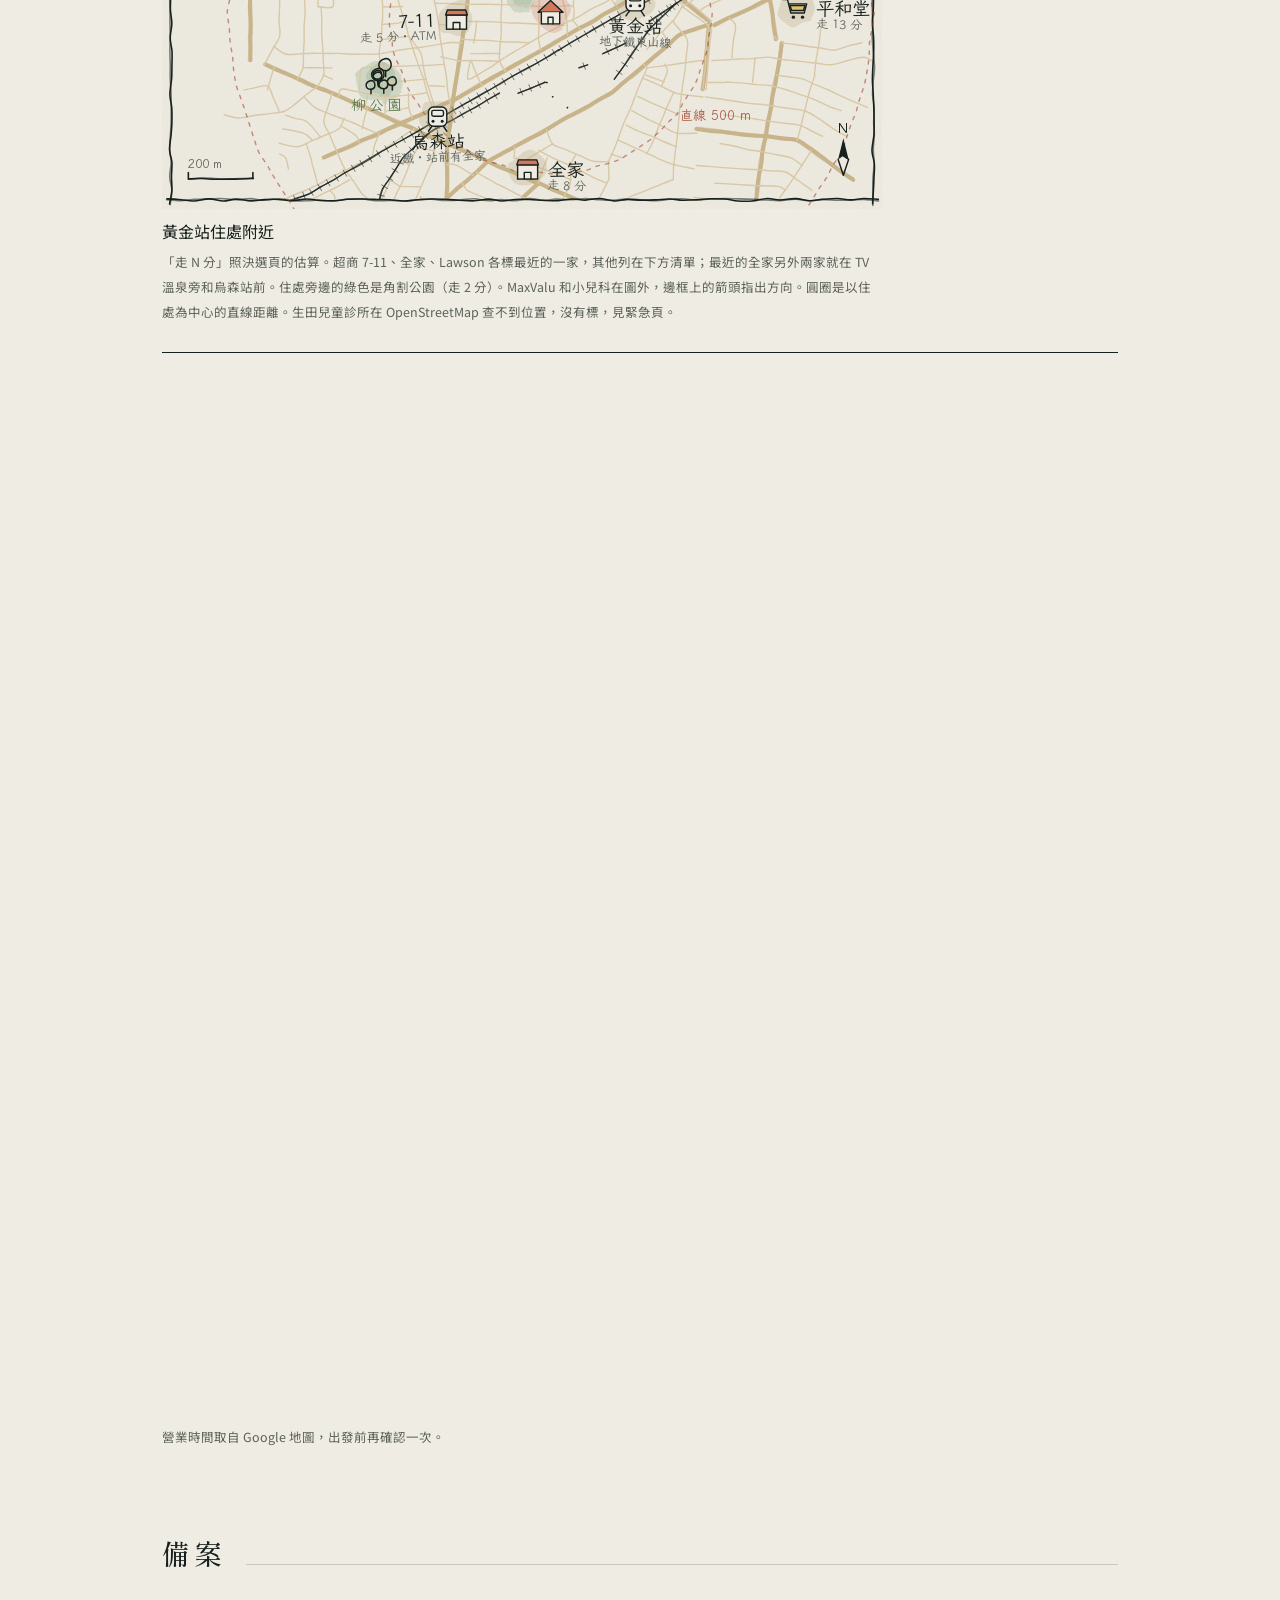
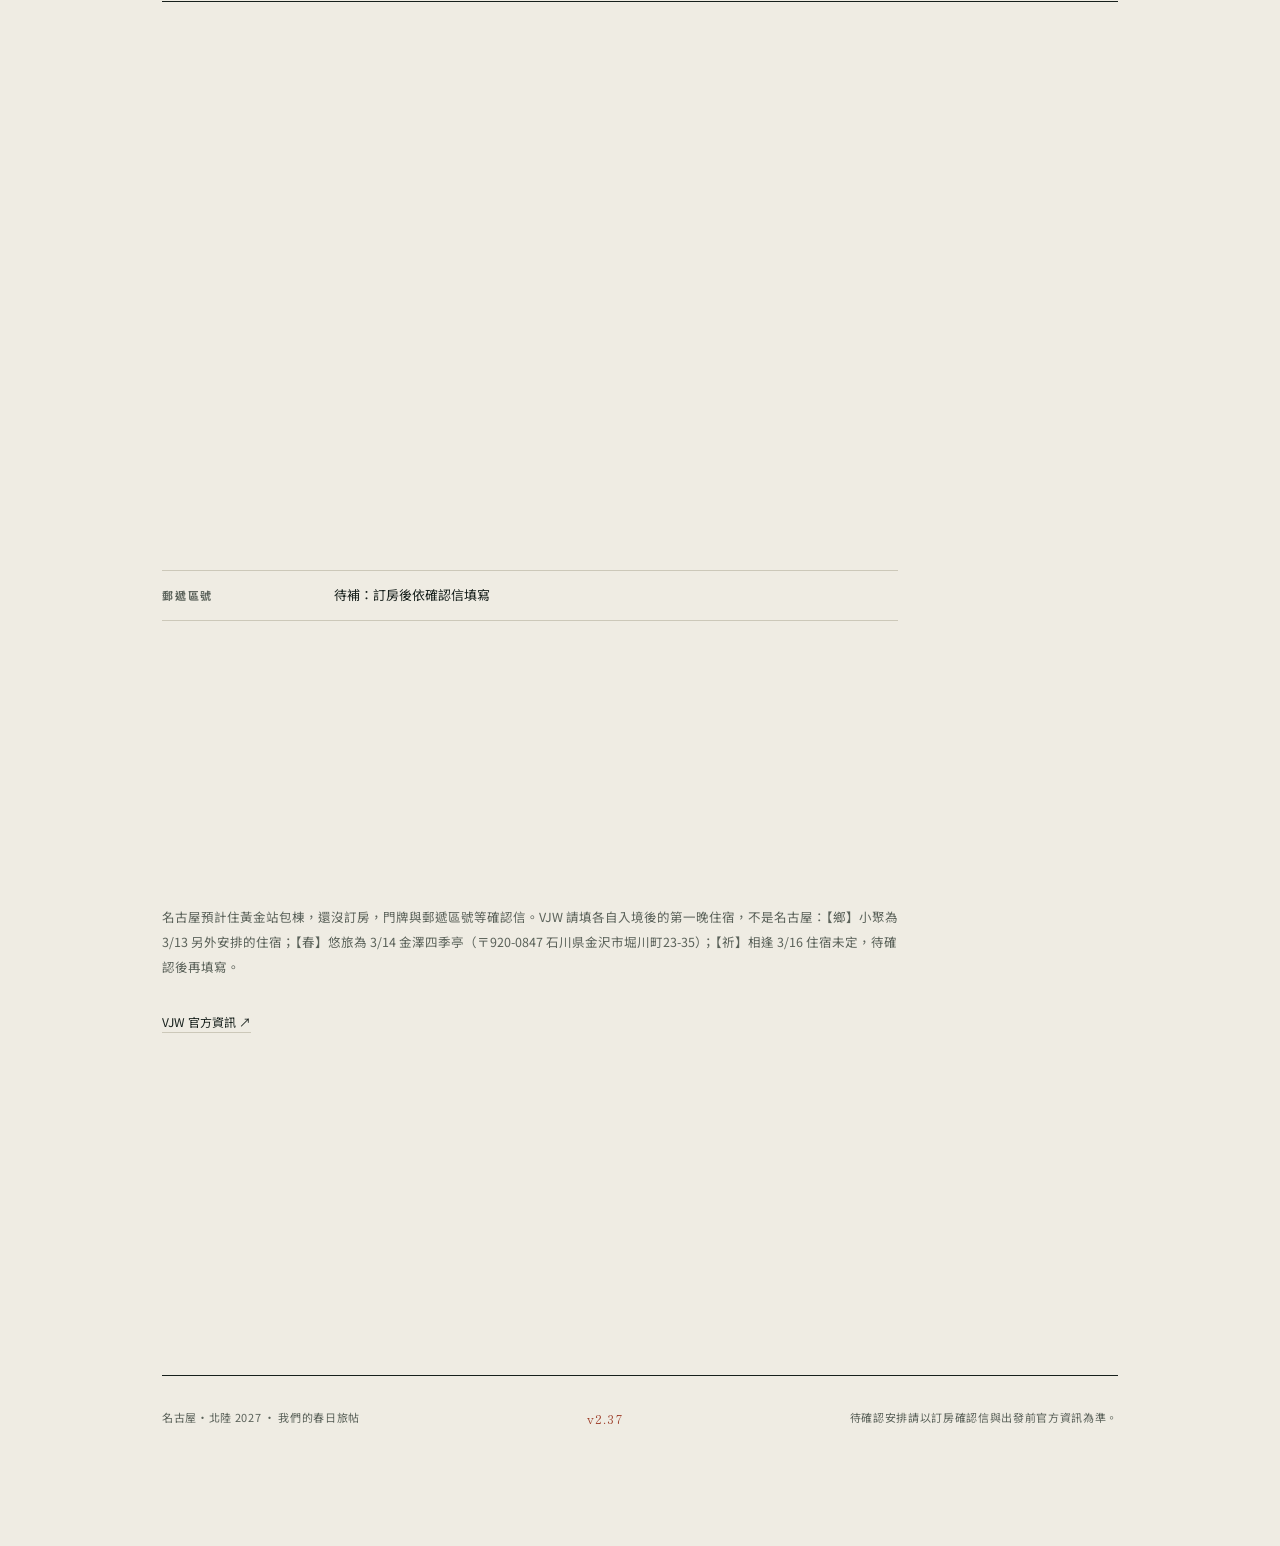
<file: stay.html>
<!DOCTYPE html>
<html lang="zh-Hant">
<head>
<meta charset="utf-8">
<meta name="viewport" content="width=device-width, initial-scale=1">
<title>住宿資訊｜名古屋・北陸 2027</title>
<link rel="icon" href="assets/favicon.svg" type="image/svg+xml">
<meta name="description" content="此頁已整合到單頁版，正在轉往「住宿資訊」。">
<meta name="theme-color" content="#1d2e28">
<meta name="robots" content="noindex">
<link rel="canonical" href="index.html#stay">
<meta http-equiv="refresh" content="0;url=index.html#stay">
<script>location.replace("index.html#stay");</script>
</head>
<body style="margin:0;padding:48px 24px;background:#1d2e28;color:#e8e3d4;font:15px/1.9 system-ui,sans-serif;text-align:center">
<p>此頁已整合到單頁版。</p>
<p><a href="index.html#stay" style="color:#d7bc7d">前往住宿資訊 →</a></p>
</body>
</html>
</file>
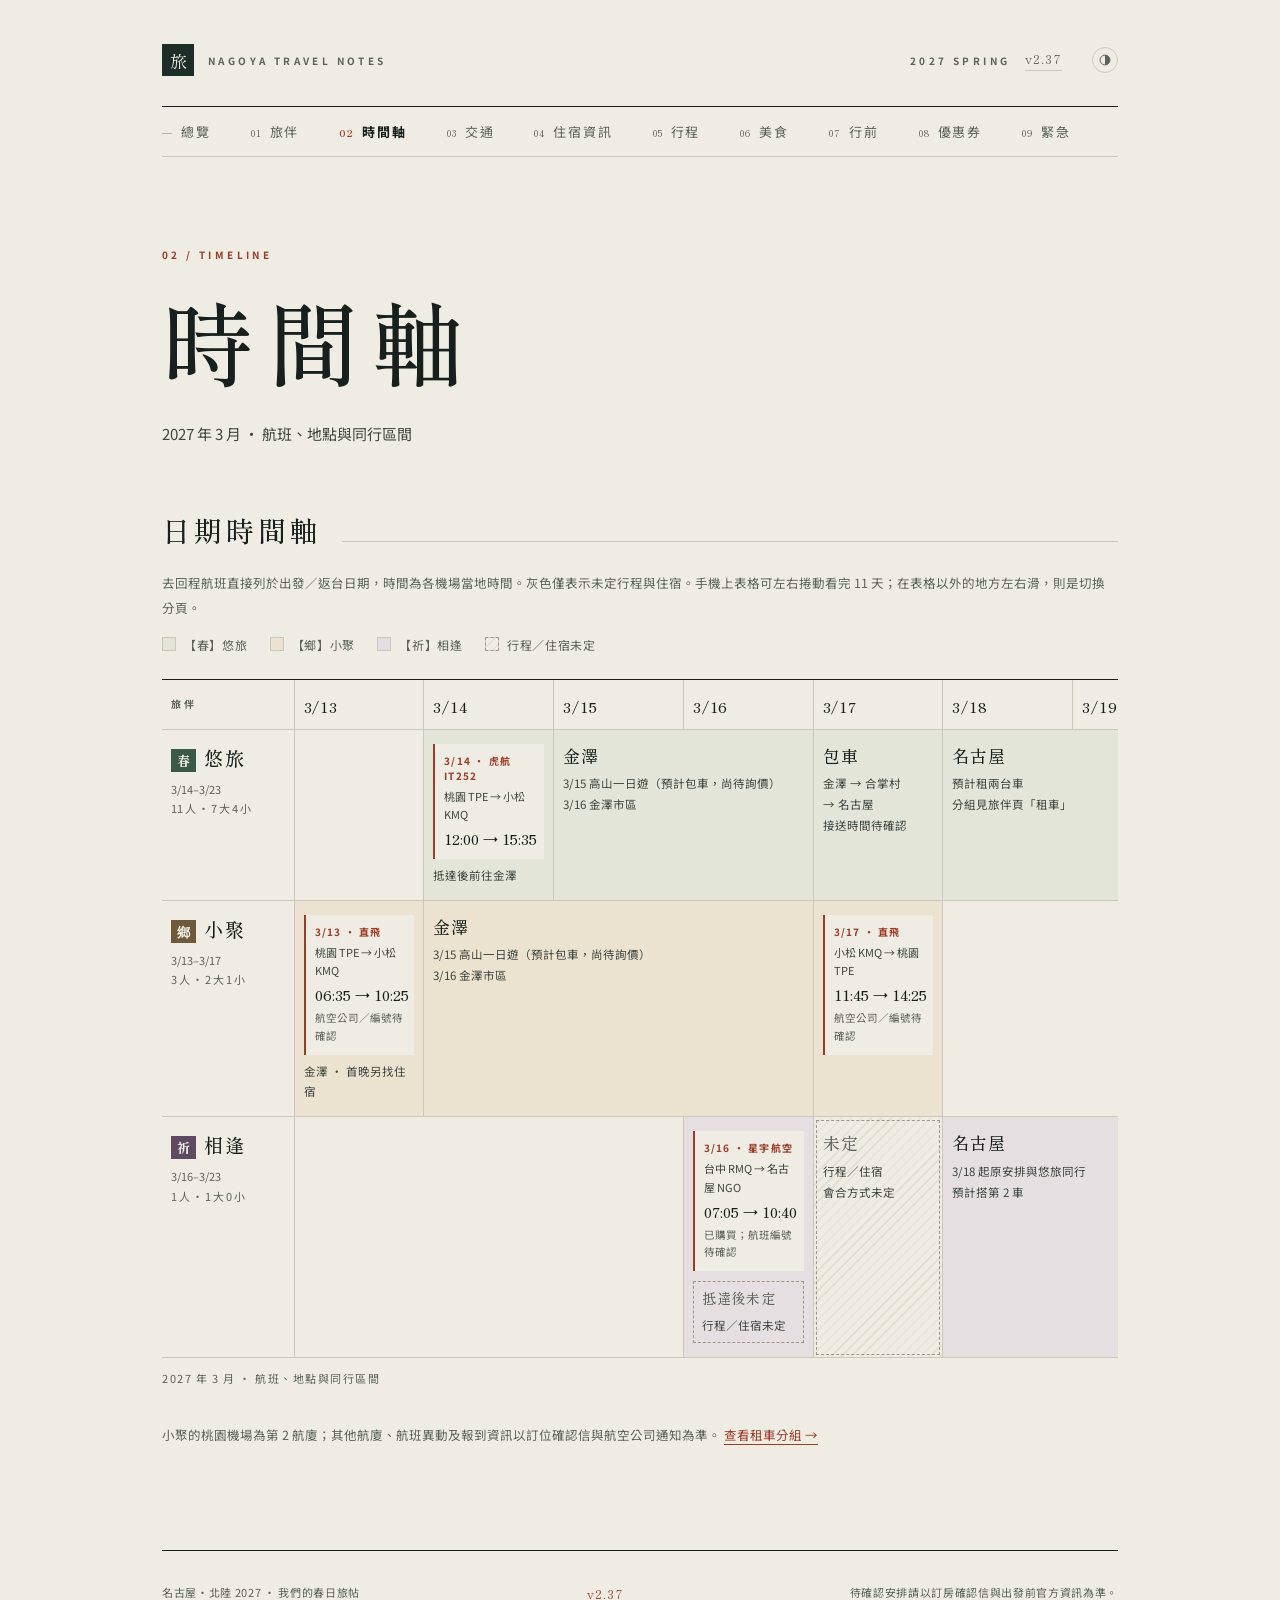
<file: timeline.html>
<!DOCTYPE html>
<html lang="zh-Hant">
<head>
<meta charset="utf-8">
<meta name="viewport" content="width=device-width, initial-scale=1">
<title>時間軸｜名古屋・北陸 2027</title>
<link rel="icon" href="assets/favicon.svg" type="image/svg+xml">
<meta name="description" content="此頁已整合到單頁版，正在轉往「時間軸」。">
<meta name="theme-color" content="#1d2e28">
<meta name="robots" content="noindex">
<link rel="canonical" href="index.html#timeline">
<meta http-equiv="refresh" content="0;url=index.html#timeline">
<script>location.replace("index.html#timeline");</script>
</head>
<body style="margin:0;padding:48px 24px;background:#1d2e28;color:#e8e3d4;font:15px/1.9 system-ui,sans-serif;text-align:center">
<p>此頁已整合到單頁版。</p>
<p><a href="index.html#timeline" style="color:#d7bc7d">前往時間軸 →</a></p>
</body>
</html>
</file>
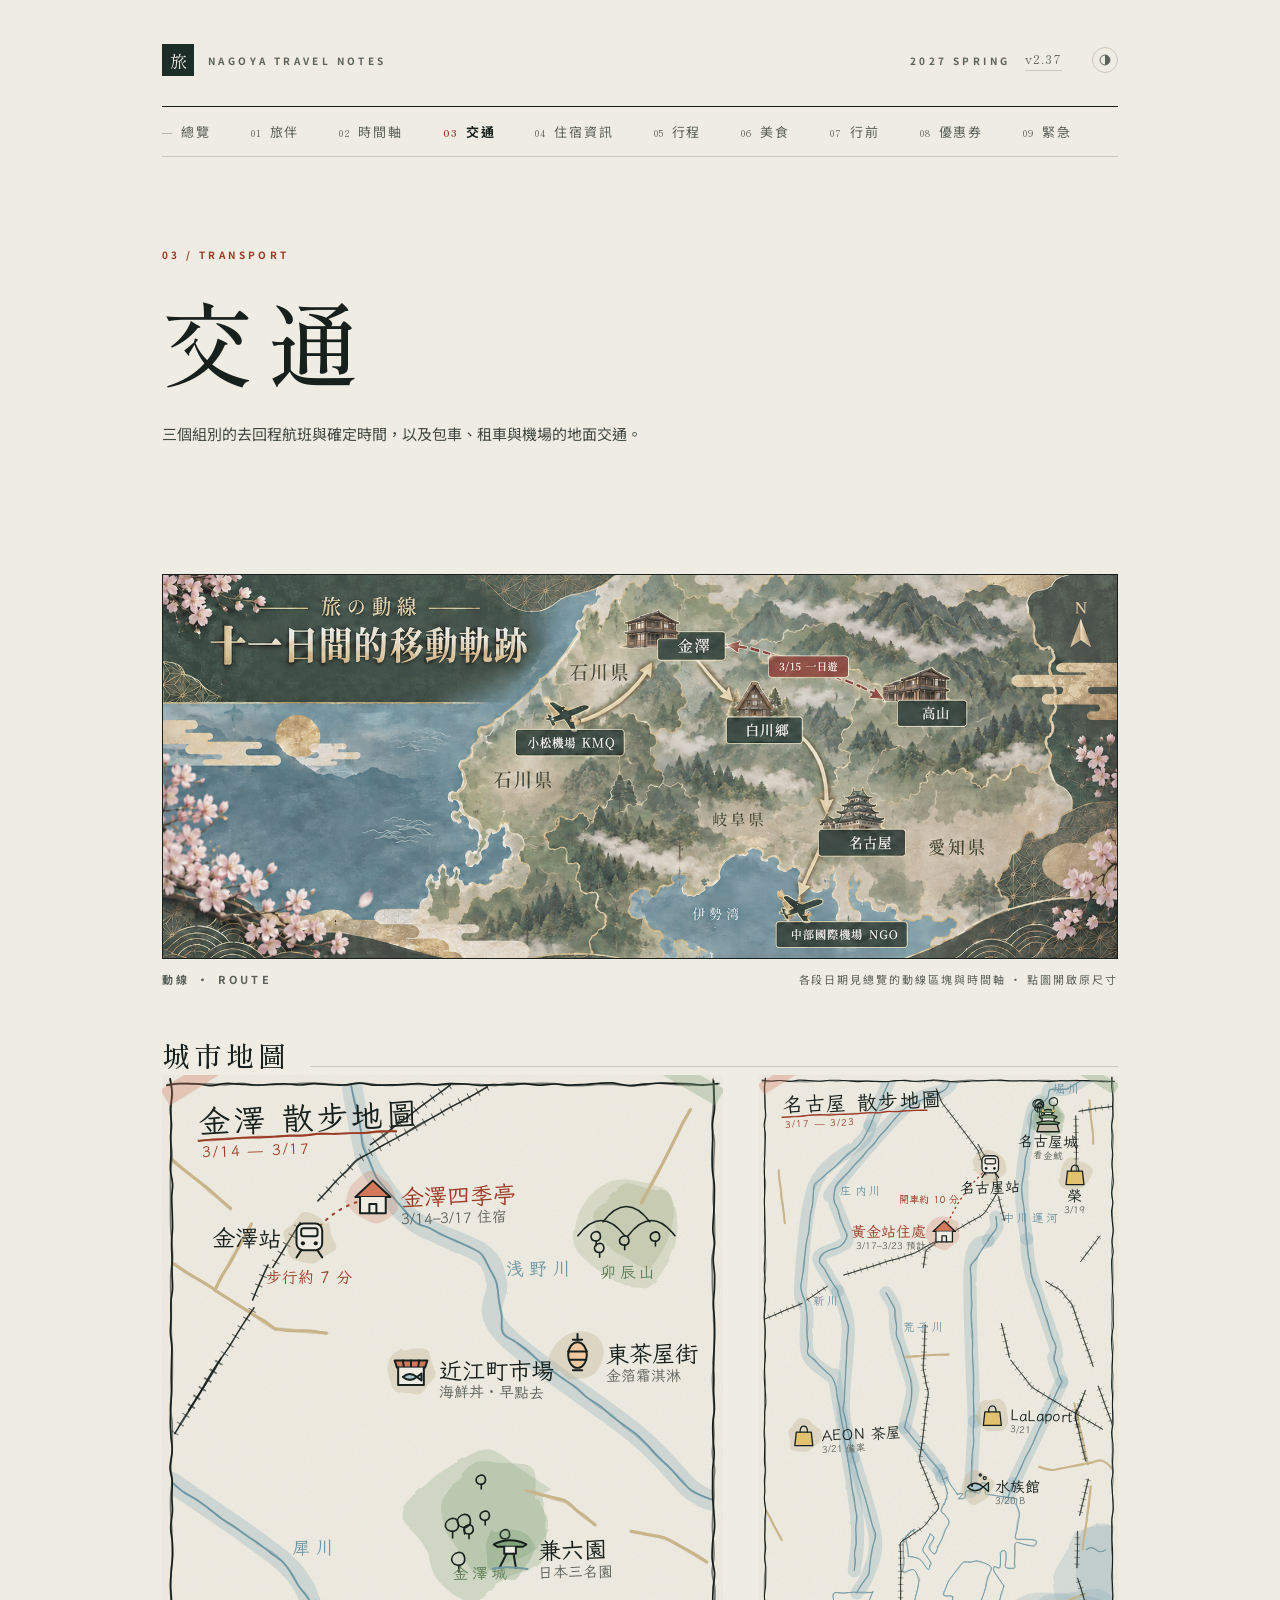
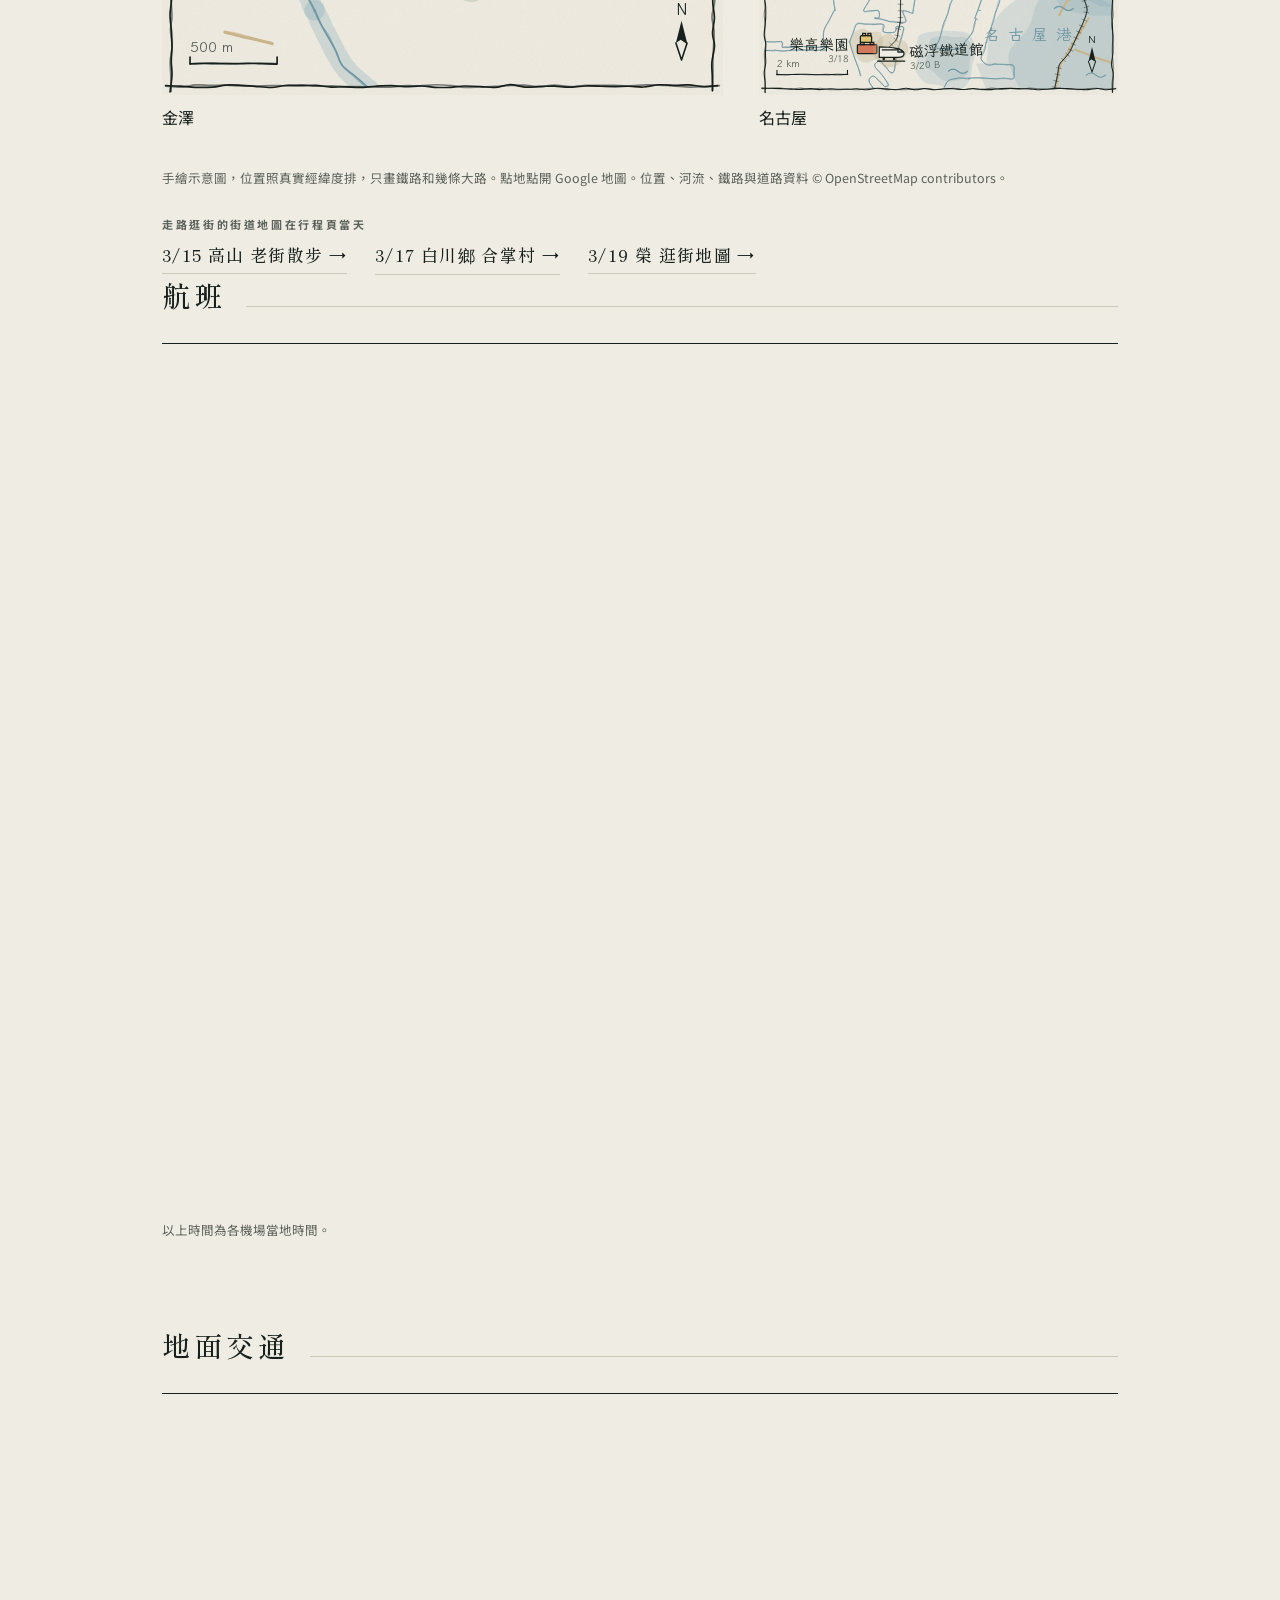
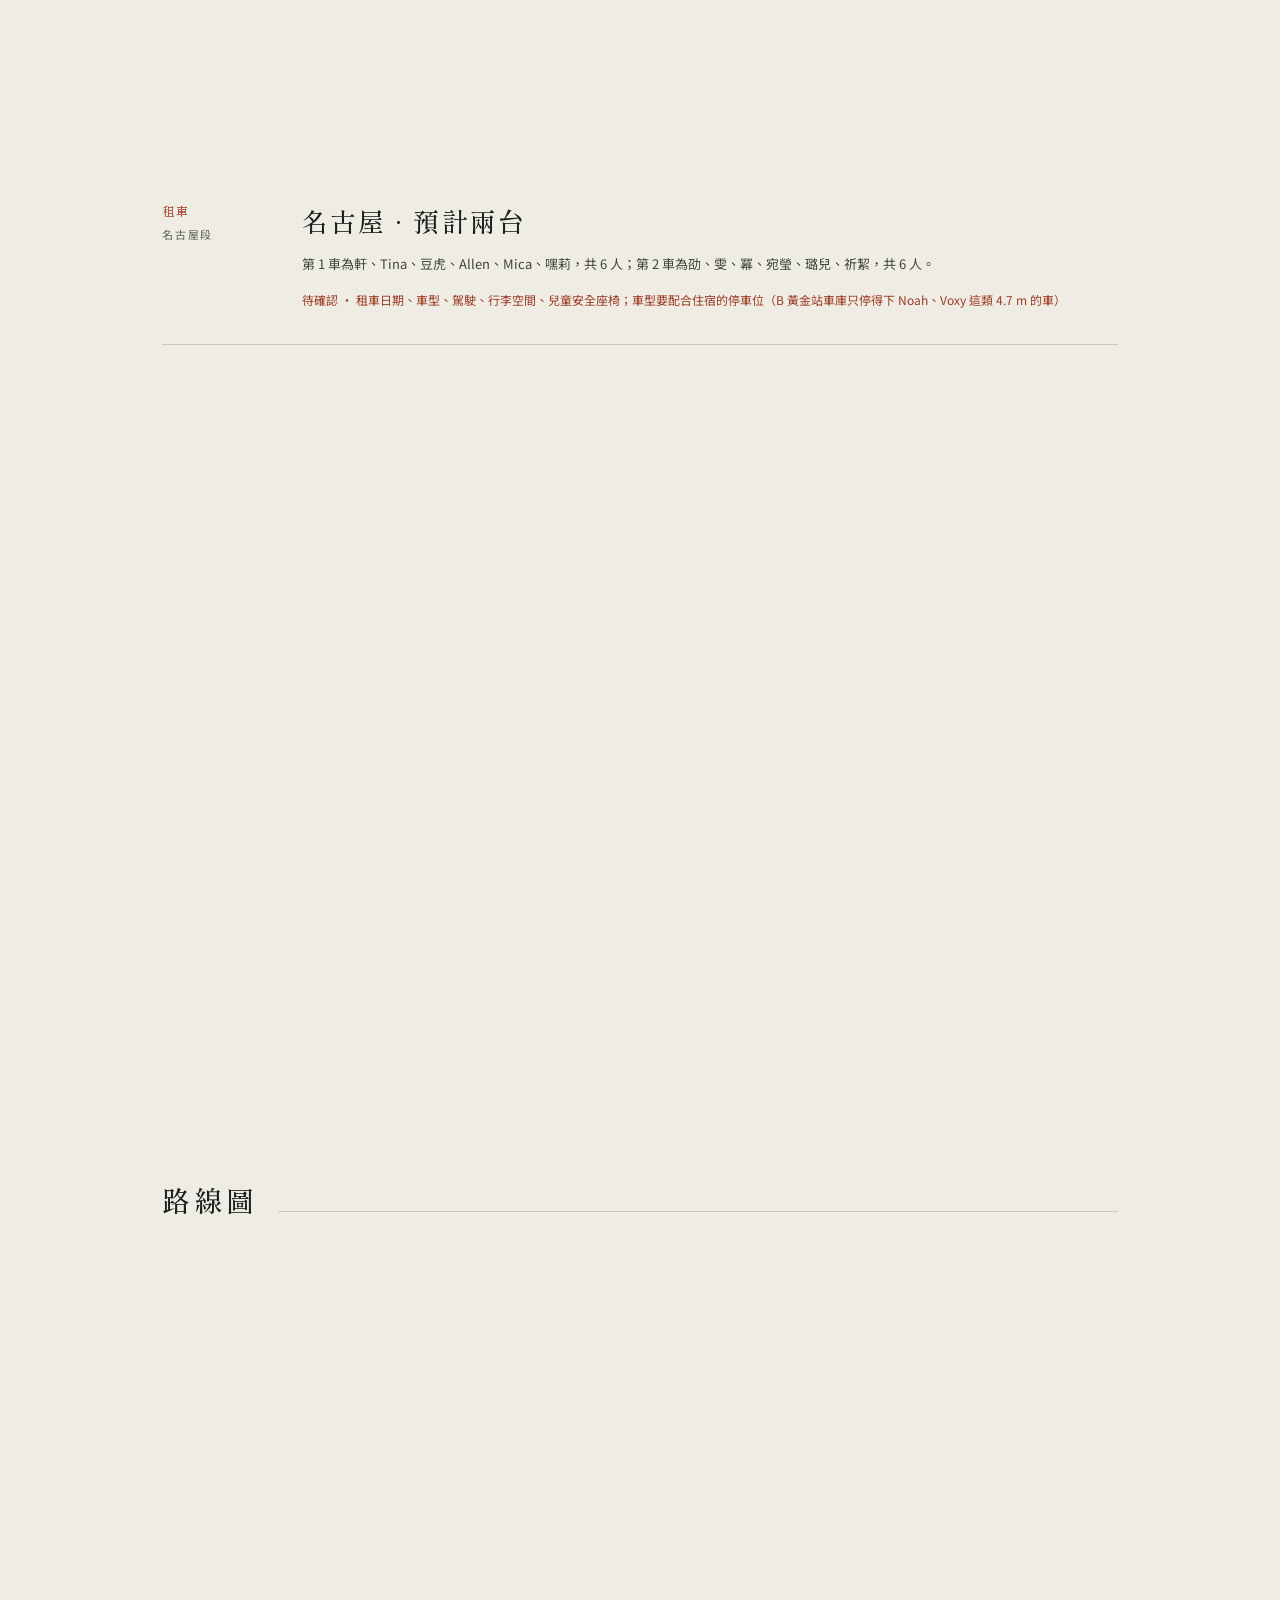
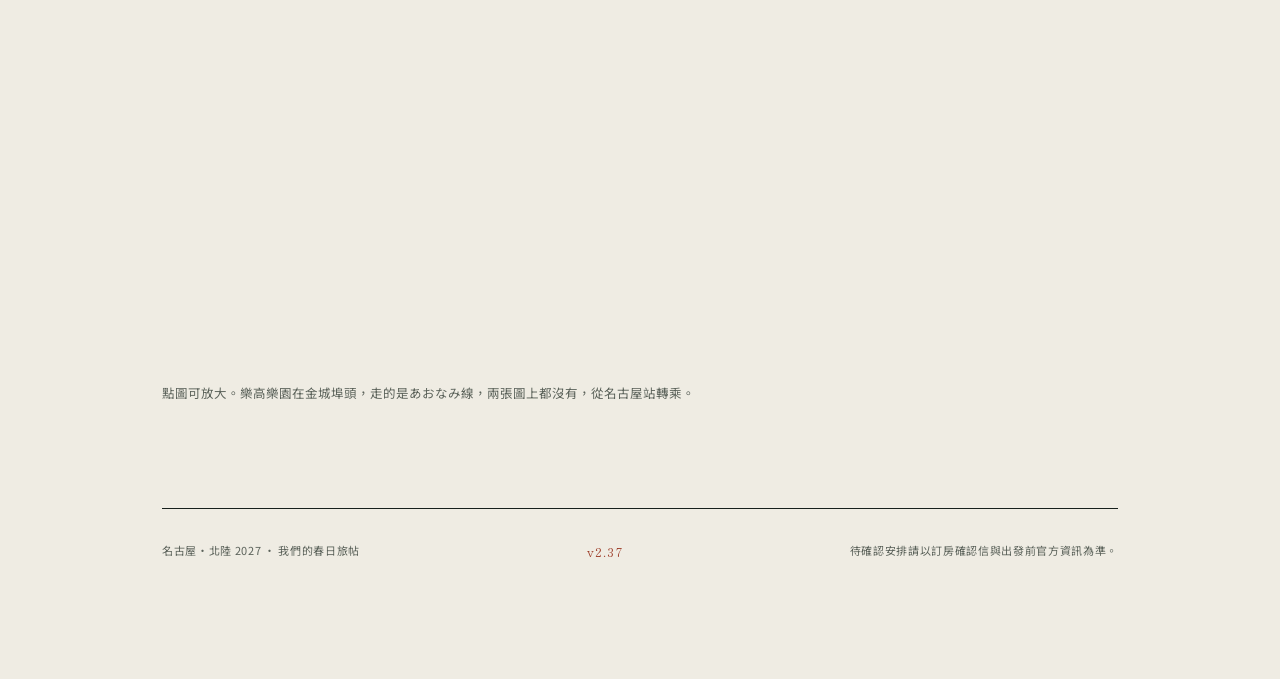
<file: v2/map.html>
<!DOCTYPE html>
<html lang="zh-Hant">
<head>
<meta charset="utf-8">
<meta name="viewport" content="width=device-width, initial-scale=1">
<title>動線｜名古屋・北陸 2027</title>
<link rel="icon" href="../assets/favicon.svg" type="image/svg+xml">
<meta name="description" content="此頁已整合到單頁版，正在轉往「交通」頁的動線圖。">
<meta name="theme-color" content="#1d2e28">
<meta name="robots" content="noindex">
<link rel="canonical" href="../index.html#journey">
<meta http-equiv="refresh" content="0;url=../index.html#journey">
<script>location.replace("../index.html#journey");</script>
</head>
<body style="margin:0;padding:48px 24px;background:#1d2e28;color:#e8e3d4;font:15px/1.9 system-ui,sans-serif;text-align:center">
<p>此頁已整合到單頁版。</p>
<p><a href="../index.html#journey" style="color:#d7bc7d">前往交通・動線圖 →</a></p>
</body>
</html>
</file>
<file: assets/style.css>
/* 名古屋・北陸 2027 · v2 旅帖 — 和紙 + 明體 + 近單色。與舊版 assets/style.css 完全獨立。 */
:root{
  --paper:#efece3; --ink:#17201c; --body:#3e463f; --muted:#5b625a;
  --rule:#ccc8b9; --dark:#1d2e28; --on-dark:#efece3; --mark:#9c3b26; --gold:#b8a882;
  --tl-spring:#e3e5d8; --tl-village:#ebe3d0; --tl-meet:#e6dfe2; --tl-stripe:#ddd9cc; --dash:#9c9788;
  --g-spring:#3b5a46; --g-village:#6e5a3b; --g-meet:#5e4a63;   /* 三組名牌：春＝松綠、鄉＝土黃、祈＝紫藤，跟時間軸色塊同色相 */
  --mincho:"Shippori Mincho","Noto Serif TC","PMingLiU",serif;
  color-scheme:light;
}
/* 深色：html[data-theme] 由 app.js 依使用者選擇寫入；沒選（自動）就跟系統。
   --dark 是章印、名牌那些深底色塊，深色下要比頁面底稍亮才看得出來；上面的字走 --on-dark，不跟 --paper 連動。
   兩段內容相同，CSS 沒辦法只寫一次同時給屬性選擇器和 media query 用。 */
:root[data-theme="dark"]{
  --paper:#1a1d1b; --ink:#ebe6d9; --body:#c6c1b3; --muted:#979488;
  --rule:#383c38; --dark:#2c4038; --mark:#d8735a; --gold:#c9b98f;
  --tl-spring:#28312b; --tl-village:#33302a; --tl-meet:#322e37; --tl-stripe:#383c38; --dash:#6d6b61;
  --g-spring:#476b55; --g-village:#7d6846; --g-meet:#6c5871;
  color-scheme:dark;
}
@media (prefers-color-scheme:dark){
  :root:not([data-theme="light"]){
    --paper:#1a1d1b; --ink:#ebe6d9; --body:#c6c1b3; --muted:#979488;
    --rule:#383c38; --dark:#2c4038; --mark:#d8735a; --gold:#c9b98f;
    --tl-spring:#28312b; --tl-village:#33302a; --tl-meet:#322e37; --tl-stripe:#383c38; --dash:#6d6b61;
    --g-spring:#476b55; --g-village:#7d6846; --g-meet:#6c5871;
    color-scheme:dark;
  }
}
*{box-sizing:border-box;}
html{-webkit-text-size-adjust:100%;scroll-behavior:smooth;}
body{
  margin:0;background:var(--paper);color:var(--ink);
  font-family:"Noto Sans TC","PingFang TC","Microsoft JhengHei",system-ui,sans-serif;
  font-variant-numeric:tabular-nums;padding-bottom:clamp(70px,9vw,130px);
}
a{color:inherit;text-decoration:none;}
a:hover{color:var(--mark);}
a:focus-visible,button:focus-visible{outline:2px solid var(--mark);outline-offset:4px;}
.wrap{max-width:1060px;margin:0 auto;padding:0 clamp(20px,5vw,52px);}

/* 報頭 */
.mast{display:flex;align-items:center;justify-content:space-between;gap:18px 30px;flex-wrap:wrap;
  padding:clamp(26px,3.5vw,44px) 0 clamp(20px,2.6vw,30px);}
.brand{display:flex;align-items:center;gap:14px;}
.seal{display:grid;place-items:center;width:32px;height:32px;background:var(--dark);color:var(--on-dark);
  font-family:var(--mincho);font-size:17px;line-height:1;}
.lab{font-size:10px;font-weight:700;letter-spacing:.34em;color:var(--muted);}
.mast-meta{display:flex;align-items:center;gap:14px;flex-wrap:wrap;margin-left:auto;}
.ver{font-family:var(--mincho);font-size:13px;letter-spacing:.1em;color:var(--muted);
  border-bottom:1px solid var(--rule);padding-bottom:2px;}
.ver:hover{border-color:var(--mark);}
.legacy{font-size:10px;font-weight:700;letter-spacing:.24em;color:var(--muted);
  border:1px solid var(--rule);padding:6px 11px;white-space:nowrap;}
.legacy:hover{border-color:var(--mark);}

/* 頁籤 */
.tabs{display:flex;gap:clamp(20px,3.4vw,40px);align-items:center;border-top:1px solid var(--ink);
  border-bottom:1px solid var(--rule);padding:15px 0;overflow-x:auto;white-space:nowrap;
  scrollbar-width:none;}
.tabs::-webkit-scrollbar{display:none;}
.tabs a{display:flex;align-items:baseline;gap:8px;font-size:13px;letter-spacing:.14em;color:var(--muted);}
.tabs a .n{font-family:var(--mincho);font-size:10px;letter-spacing:.1em;color:var(--muted);}
.tabs a[aria-current="page"]{color:var(--ink);font-weight:700;}
.tabs a[aria-current="page"] .n{color:var(--mark);}

/* 標題區 */
.head{display:flex;flex-direction:column;gap:clamp(18px,2.4vw,26px);
  padding:clamp(46px,7vw,96px) 0 clamp(34px,5vw,60px);}
.kicker{font-size:10px;font-weight:700;letter-spacing:.34em;color:var(--mark);}
h1{margin:0;font-family:var(--mincho);font-size:clamp(42px,8vw,92px);font-weight:500;
  letter-spacing:.14em;line-height:1.12;}
.lead{margin:0;max-width:34em;font-size:15px;line-height:2.2;color:var(--body);text-wrap:pretty;}

/* 首頁封面 */
.hero{display:flex;flex-direction:column;gap:clamp(22px,3vw,34px);
  padding:clamp(34px,5vw,68px) 0 clamp(40px,6vw,74px);}
/* 兩張大圖（封面、動線）當「圖版」處理，讓它們服從版面而不是反過來：
   1. 裁切：封面只留中段的標題與山景，動線圖裁掉圖內的日程卡（資料在頁面上已經有）。手機另一組比例，只看得到中央。
   2. 降飽和：粉櫻、藍玻璃、全彩招牌壓回全站的綠棕金。
   3. 紙感：疊一層紙色 multiply，圖像印在同一張紙上，不是貼上去的亮面照片。
   4. 裝裱：細墨線、不加投影、有圖說。點圖開原尺寸看完整版。 */
.plate{width:100%;min-width:0;max-width:100%;margin:0;}
.plate a{position:relative;display:block;overflow:hidden;border:1px solid var(--ink);background:var(--paper);}
.plate a::after{content:"";position:absolute;inset:0;background:#efece3;mix-blend-mode:multiply;opacity:.32;pointer-events:none;}
.plate img{display:block;width:100%;max-width:100%;height:auto;object-fit:cover;
  filter:saturate(.62) contrast(.96);transition:filter .4s ease;}
.plate a:hover img{filter:saturate(.85) contrast(.98);}
.plate figcaption{display:flex;justify-content:space-between;gap:16px;margin-top:12px;
  font-size:11px;letter-spacing:.18em;color:var(--muted);}
.plate figcaption .k{font-weight:700;letter-spacing:.3em;}
/* 封面：新圖本身是紙色低飽和、沒有文字，只微調；標題疊在中上方的霧和天空上。
   字固定墨綠，不跟深色模式換，因為圖永遠是淺的；紙色光暈讓字在遠山上也讀得清。 */
.hero-image img{aspect-ratio:16/9;filter:saturate(.9);}
.hero-image{position:relative;}
.hero-image a::after{opacity:.12;}
/* 標題直排（縦書き），從右往左讀：引言、書名、日期、副標四欄，壓在圖中央的霧和天空上、村子上方停住。
   書名用 Zen Old Mincho 900，只有這五個字換字型，其他仍是 Shippori。 */
.hero-title{position:absolute;z-index:1;top:clamp(20px,3vw,34px);right:50%;
  writing-mode:vertical-rl;text-orientation:mixed;
  display:flex;flex-direction:column;align-items:flex-start;gap:clamp(10px,1.5vw,20px);
  color:#1d2e28;text-shadow:0 0 22px rgba(239,236,227,.95),0 0 6px rgba(239,236,227,.9);}
.hero-title .jp{font-family:var(--mincho);font-size:clamp(10px,1.2vw,14px);letter-spacing:.34em;padding-top:.3em;}
.hero-title h1{margin:0;font-family:"Zen Old Mincho",var(--mincho);font-weight:900;font-size:clamp(32px,4vw,48px);letter-spacing:.12em;line-height:1;}
.hero-title .dt{font-family:var(--mincho);font-size:clamp(12px,1.4vw,16px);letter-spacing:.22em;padding-top:.2em;}
.hero-title .ln{font-size:clamp(10px,1.05vw,12px);letter-spacing:.24em;padding-top:.3em;}
.route-image img{aspect-ratio:1672/672;object-position:50% 0;}  /* 日程卡帶從第 680 列開始，留 8px 餘裕 */
:root[data-theme="dark"] .plate img{filter:saturate(.55) contrast(.96) brightness(.82);}
:root[data-theme="dark"] .plate a::after{opacity:.18;}
@media (prefers-color-scheme:dark){
  :root:not([data-theme="light"]) .plate img{filter:saturate(.55) contrast(.96) brightness(.82);}
  :root:not([data-theme="light"]) .plate a::after{opacity:.18;}
}
@media(max-width:700px){
  /* 手機：圖改 4:3 靠右對齊，合掌村、名古屋城、樂高都在；標題橫排、縮小，疊在左上角的天空上，
     不佔圖外的版面。字仍固定墨綠加紙色光暈。 */
  .hero-image img{aspect-ratio:4/3;object-position:100% 50%;}
  .hero-title{top:12px;right:auto;left:14px;writing-mode:horizontal-tb;align-items:flex-start;text-align:left;gap:5px;}
  .hero-title .jp{font-size:9px;letter-spacing:.2em;}
  .hero-title h1{font-size:clamp(26px,8vw,32px);letter-spacing:.1em;}
  .hero-title .dt{font-size:11px;letter-spacing:.16em;}
  .hero-title .ln{font-size:9.5px;letter-spacing:.14em;}
  .hero-title .jp,.hero-title .dt,.hero-title .ln{padding-top:0;}
  .hero-seal{right:10px;top:10px;width:56px;gap:2px;}
  .hero-seal .k{font-size:8px;letter-spacing:.2em;}
  .hero-seal .n{font-size:20px;}
  .hero-seal .u{font-size:8px;}
  /* 動線圖：4:3 框裡把圖放大到 941/690 倍高，下排日程卡落在框外，橫向對到地名密集的那一段 */
  .route-image a{aspect-ratio:4/3;}
  .route-image img{aspect-ratio:auto;height:140%;width:auto;max-width:none;position:relative;left:50%;transform:translateX(-56%);}
  .plate figcaption{flex-direction:column;gap:4px;}
}
/* 倒數：朱印，蓋在圖右上角、日輪旁邊。顏色固定朱紅，底下一層半透明紙色，深色模式圖壓暗後仍看得清。 */
.hero-seal{position:absolute;z-index:1;right:clamp(14px,3vw,34px);top:clamp(14px,3vw,34px);
  width:clamp(64px,7.6vw,84px);aspect-ratio:1;display:flex;flex-direction:column;align-items:center;justify-content:center;gap:3px;
  border:1.5px solid #9c3b26;color:#9c3b26;background:rgba(239,236,227,.6);transform:rotate(-3deg);}
.hero-seal .k{font-size:9px;font-weight:700;letter-spacing:.3em;}
.hero-seal .n{font-family:var(--mincho);font-size:clamp(22px,2.8vw,30px);font-weight:500;line-height:1;}
.hero-seal .u{font-size:8.5px;letter-spacing:.1em;white-space:nowrap;}


/* 動線區塊 */
.route{display:flex;gap:clamp(20px,4vw,56px);background:var(--dark);color:var(--on-dark);
  padding:clamp(34px,5vw,64px) clamp(24px,4vw,56px);}
.route-body{display:flex;flex-direction:column;gap:clamp(24px,3.4vw,40px);flex:1;min-width:0;}
.route .k{font-size:10px;font-weight:700;letter-spacing:.34em;color:var(--gold);}
.route-row{display:flex;align-items:baseline;gap:clamp(14px,2.4vw,26px);
  padding:clamp(13px,1.8vw,19px) 0;border-bottom:1px solid #35463f;}
.route-row .no{font-family:var(--mincho);font-size:11px;letter-spacing:.16em;color:var(--gold);width:22px;flex:none;}
.route-row .pl{font-family:var(--mincho);font-size:clamp(23px,3.4vw,38px);font-weight:500;
  letter-spacing:.14em;line-height:1.3;flex:1;min-width:0;}
.route-row .wh{font-size:11px;letter-spacing:.14em;color:#b6c2ba;text-align:right;}
.vert{font-family:var(--mincho);font-size:clamp(14px,1.8vw,19px);letter-spacing:.56em;line-height:1;
  color:var(--gold);writing-mode:vertical-rl;flex:none;}

/* 統計 */
.stats{display:grid;grid-template-columns:repeat(auto-fit,minmax(190px,1fr));
  gap:clamp(24px,3vw,40px) clamp(20px,3vw,44px);border-top:1px solid var(--ink);
  margin-top:clamp(44px,6vw,76px);padding-top:clamp(26px,3vw,36px);}
.stat{display:flex;flex-direction:column;gap:10px;min-width:0;}
.stat .k{font-size:10px;font-weight:700;letter-spacing:.3em;color:var(--muted);}
.stat .v{font-family:var(--mincho);font-size:clamp(30px,3.8vw,42px);font-weight:500;line-height:1.05;}
.stat .n{font-size:12px;line-height:1.95;color:var(--muted);text-wrap:pretty;}

/* 區段標題 */
.sec{display:flex;align-items:baseline;gap:20px;margin-top:clamp(48px,6.5vw,88px);flex-wrap:wrap;}
.sec-t{font-family:var(--mincho);font-size:clamp(22px,2.6vw,28px);font-weight:500;letter-spacing:.14em;}
.sec-n{font-size:11px;letter-spacing:.18em;color:var(--mark);}
.sec-s{font-size:11px;letter-spacing:.16em;color:var(--muted);}
.sec .bar{flex:1;height:1px;background:var(--rule);min-width:40px;}
.sec-min{margin-top:clamp(24px,3vw,34px);}

/* 組別 */
.groups{display:grid;grid-template-columns:repeat(auto-fit,minmax(215px,1fr));gap:clamp(26px,3.4vw,44px);
  border-top:1px solid var(--ink);padding-top:clamp(26px,3vw,36px);margin-top:clamp(20px,2.4vw,28px);}
.group{display:flex;gap:clamp(16px,2vw,22px);min-width:0;}
.group .kanji{font-family:var(--mincho);font-size:15px;letter-spacing:.4em;line-height:1;color:var(--on-dark);
  background:var(--chip,var(--dark));padding:11px 7px;height:max-content;writing-mode:vertical-rl;}
.group .body{display:flex;flex-direction:column;gap:11px;min-width:0;}
.group .nm{font-family:var(--mincho);font-size:clamp(23px,2.8vw,28px);font-weight:500;letter-spacing:.1em;line-height:1.3;}
.group .ct{font-size:13px;letter-spacing:.06em;}
.group .rg{font-size:12px;line-height:1.95;color:var(--muted);text-wrap:pretty;}

/* 目次 */
.toc{display:flex;flex-direction:column;margin-top:clamp(56px,8vw,110px);border-top:1px solid var(--ink);}
.toc a{display:flex;flex-wrap:wrap;align-items:baseline;gap:8px clamp(18px,2.6vw,34px);
  padding:clamp(22px,2.6vw,30px) 0;border-bottom:1px solid var(--rule);}
.toc .no{font-family:var(--mincho);font-size:12px;letter-spacing:.1em;color:var(--mark);width:24px;flex:none;}
.toc .ti{font-family:var(--mincho);font-size:clamp(22px,2.8vw,30px);font-weight:500;letter-spacing:.14em;
  width:clamp(110px,14vw,170px);flex:none;}
.toc .nt{font-size:12.5px;line-height:1.9;color:var(--muted);flex:1;min-width:180px;text-wrap:pretty;}
.toc .ar{font-size:14px;color:var(--mark);}

/* 細線列表 */
.ledger{display:flex;flex-direction:column;border-top:1px solid var(--ink);margin-top:clamp(20px,2.4vw,28px);}
.ledger.thin{border-top-color:var(--rule);}
.row{border-bottom:1px solid var(--rule);}
.row-people{display:grid;grid-template-columns:34px minmax(0,1.5fr) minmax(0,1fr) 46px minmax(0,1fr);
  gap:10px clamp(12px,1.8vw,22px);align-items:baseline;padding:clamp(16px,2vw,21px) 0;}
.row-stay{display:grid;grid-template-columns:minmax(0,1.6fr) 44px minmax(0,1fr);
  gap:10px clamp(12px,1.8vw,22px);align-items:baseline;padding:clamp(14px,1.8vw,19px) 0;}
.row-room{display:grid;grid-template-columns:34px minmax(0,1.3fr) minmax(0,1fr);
  gap:10px clamp(12px,1.8vw,22px);align-items:baseline;padding:clamp(14px,1.8vw,19px) 0;}
.row-vjw{display:grid;grid-template-columns:minmax(120px,150px) minmax(0,1fr);
  gap:6px clamp(12px,2vw,22px);align-items:baseline;padding:12px 0;}
.row-coupon{display:grid;grid-template-columns:minmax(0,.95fr) minmax(0,1.7fr) minmax(0,.9fr) minmax(0,.7fr);
  gap:8px clamp(12px,1.8vw,22px);align-items:baseline;padding:clamp(14px,1.8vw,19px) 0;}
.cpn{color:var(--mark);border-bottom:1px solid currentColor;padding-bottom:2px;white-space:nowrap;}
.cpn:hover{opacity:.7;}
.row-rem{display:grid;grid-template-columns:26px minmax(0,1fr);gap:clamp(12px,1.8vw,20px);
  align-items:baseline;padding:clamp(16px,2vw,21px) 0;}
.no-m{font-family:var(--mincho);font-size:16px;color:var(--mark);}
.num{font-family:var(--mincho);font-size:17px;}
.cell{font-size:14px;letter-spacing:.04em;}
.cell-s{font-size:12.5px;color:var(--muted);}
.cell-w{font-size:11px;font-weight:700;letter-spacing:.16em;color:var(--muted);}
.cell-b{font-size:13px;line-height:1.9;overflow-wrap:anywhere;}
.cell-t{font-size:13.5px;line-height:2.05;color:var(--body);text-wrap:pretty;}
.warnc{color:var(--mark);}

/* 文字區塊 */
.prose{display:flex;flex-direction:column;gap:clamp(24px,3vw,34px);max-width:46em;
  margin-top:clamp(22px,2.6vw,30px);border-top:1px solid var(--ink);padding-top:clamp(24px,2.8vw,32px);}
.prose.plain{border-top:0;padding-top:0;}
.blk{display:flex;flex-direction:column;gap:11px;}
.blk h3{margin:0;font-family:var(--mincho);font-size:19px;font-weight:500;letter-spacing:.08em;}
.blk p{margin:0;font-size:13.5px;line-height:2.1;color:var(--body);text-wrap:pretty;}
.blk b{font-weight:700;}
.note{margin:clamp(24px,3vw,34px) 0 0;max-width:46em;font-size:13px;line-height:2.1;color:var(--muted);
  border-left:1px solid var(--mark);padding-left:18px;text-wrap:pretty;}
.note h3{margin:0 0 6px;font-family:var(--mincho);font-size:19px;font-weight:500;letter-spacing:.08em;color:var(--mark);}
.fine{margin:clamp(26px,3vw,36px) 0 0;font-size:12.5px;line-height:2;color:var(--muted);text-wrap:pretty;}

/* 航班 */
.flight{display:flex;flex-direction:column;gap:clamp(20px,2.4vw,28px);
  padding:clamp(28px,3.4vw,42px) 0;border-bottom:1px solid var(--rule);}
.flight-h{display:flex;flex-wrap:wrap;align-items:baseline;gap:10px 18px;}
.flight-h .kanji{font-family:var(--mincho);font-size:15px;letter-spacing:.34em;line-height:1;
  color:var(--on-dark);background:var(--chip,var(--dark));padding:8px 6px;writing-mode:vertical-rl;}
.flight-h .nm{font-family:var(--mincho);font-size:clamp(24px,3vw,32px);font-weight:500;letter-spacing:.12em;}
.flight-h .ct{font-size:12px;letter-spacing:.14em;color:var(--muted);}
.legs{display:grid;grid-template-columns:repeat(auto-fit,minmax(255px,1fr));gap:clamp(22px,2.8vw,40px);}
.leg{display:flex;flex-direction:column;gap:14px;min-width:0;}
.leg .k{font-size:10px;font-weight:700;letter-spacing:.3em;color:var(--mark);}
.leg-t{display:flex;align-items:flex-end;gap:clamp(12px,2vw,20px);}
.leg-t .c{display:flex;flex-direction:column;gap:5px;}
.leg-t .c.r{align-items:flex-end;}
.leg-t .tm{font-family:var(--mincho);font-size:clamp(25px,3.2vw,34px);font-weight:500;line-height:1;}
.leg-t .ap{font-size:10px;font-weight:700;letter-spacing:.2em;color:var(--muted);}
.leg-t .dash{flex:1;min-width:26px;height:1px;background:var(--rule);margin-bottom:9px;}
.leg .mt{font-size:12px;line-height:1.9;color:var(--muted);}

/* 地面交通 */
.ground{display:grid;grid-template-columns:clamp(74px,10vw,110px) minmax(0,1fr);
  gap:clamp(14px,2.4vw,30px);padding:clamp(22px,2.8vw,32px) 0;border-bottom:1px solid var(--rule);}
.ground .side{display:flex;flex-direction:column;gap:7px;}
.ground .side .no{font-family:var(--mincho);font-size:12px;letter-spacing:.14em;color:var(--mark);}
.ground .side .wh{font-size:11px;letter-spacing:.16em;color:var(--muted);}
.ground .body{display:flex;flex-direction:column;gap:11px;min-width:0;}
.ground .ti{font-family:var(--mincho);font-size:clamp(20px,2.4vw,26px);font-weight:500;
  letter-spacing:.08em;line-height:1.45;text-wrap:pretty;}
.ground p{margin:0;font-size:13px;line-height:2.05;color:var(--body);text-wrap:pretty;}
.ground .todo{font-size:12px;line-height:1.95;color:var(--mark);text-wrap:pretty;}

/* Notion */
.hub{display:flex;flex-wrap:wrap;align-items:center;justify-content:space-between;gap:16px 26px;
  border-top:1px solid var(--ink);border-bottom:1px solid var(--rule);padding:clamp(22px,2.6vw,30px) 0;}
.hub .l{display:flex;flex-direction:column;gap:9px;min-width:0;}
.hub .t{font-family:var(--mincho);font-size:20px;font-weight:500;letter-spacing:.1em;}
.hub .n{font-size:12.5px;line-height:1.95;color:var(--muted);text-wrap:pretty;}
.cta{font-size:12px;font-weight:700;letter-spacing:.2em;color:var(--on-dark);background:var(--dark);
  padding:12px 20px;white-space:nowrap;}
.cta:hover{background:var(--mark);color:var(--on-dark);}
.linkline{font-family:var(--mincho);font-size:21px;font-weight:500;letter-spacing:.08em;
  border-bottom:1px solid var(--rule);padding-bottom:6px;width:max-content;max-width:100%;}
.linkline:hover{border-color:var(--mark);}
.links{display:flex;flex-wrap:wrap;gap:8px 18px;font-size:12px;}
.links a{border-bottom:1px solid var(--rule);padding-bottom:2px;}

/* 行程 */
.day{display:grid;grid-template-columns:clamp(74px,10vw,124px) minmax(0,1fr);
  gap:clamp(14px,2.4vw,32px);padding:clamp(24px,3vw,34px) 0;border-bottom:1px solid var(--rule);}
.day .side{display:flex;flex-direction:column;gap:7px;}
.day .d{font-family:var(--mincho);font-size:clamp(21px,2.6vw,27px);font-weight:500;line-height:1.1;}
.day .w{font-size:11px;letter-spacing:.2em;color:var(--muted);}
.day .dn{font-size:10px;font-weight:700;letter-spacing:.16em;color:var(--mark);}
.day .body{display:flex;flex-direction:column;gap:12px;min-width:0;}
.day-h{display:flex;flex-wrap:wrap;align-items:baseline;gap:10px 12px;}
.day .t{font-family:var(--mincho);font-size:clamp(19px,2.3vw,24px);font-weight:500;letter-spacing:.06em;
  line-height:1.5;text-wrap:pretty;}
.crew{display:flex;gap:5px;}
.crew span{font-family:var(--mincho);font-size:12px;line-height:1;color:var(--on-dark);
  background:var(--chip,var(--dark));padding:5px 6px;}
.day p{margin:0;font-size:13px;line-height:2.05;color:var(--body);text-wrap:pretty;}
.day-f{display:flex;flex-wrap:wrap;gap:6px 20px;padding-top:2px;font-size:11.5px;letter-spacing:.06em;color:var(--muted);}

/* 氣溫 */
.wx{display:grid;grid-template-columns:repeat(auto-fit,minmax(215px,1fr));gap:clamp(24px,3vw,44px);
  border-top:1px solid var(--ink);margin-top:clamp(20px,2.4vw,28px);padding-top:clamp(24px,2.8vw,34px);}
.wx-c{display:flex;flex-direction:column;gap:14px;min-width:0;}
.wx-h{display:flex;align-items:baseline;gap:10px;}
.wx-h .pl{font-family:var(--mincho);font-size:clamp(23px,2.8vw,28px);font-weight:500;letter-spacing:.12em;}
.wx-h .tg{font-size:11px;letter-spacing:.14em;color:var(--muted);}
.wx-t{display:flex;align-items:flex-end;gap:16px;}
.wx-t .c{display:flex;flex-direction:column;gap:5px;}
.wx-t .hi{font-family:var(--mincho);font-size:clamp(32px,4vw,44px);font-weight:500;line-height:1;}
.wx-t .lo{font-family:var(--mincho);font-size:clamp(24px,3vw,32px);font-weight:500;line-height:1;color:var(--mark);}
.wx-t .k{font-size:10px;font-weight:700;letter-spacing:.2em;color:var(--muted);}
.wx-c .n{font-size:12px;line-height:1.95;color:var(--muted);text-wrap:pretty;}

/* 打包清單 */
.packs{display:flex;flex-direction:column;gap:clamp(30px,4vw,48px);margin-top:clamp(26px,3vw,38px);}
.pack{display:flex;flex-direction:column;min-width:0;}
.pack-h{display:flex;align-items:baseline;gap:14px;border-top:1px solid var(--ink);
  padding-top:clamp(14px,1.8vw,20px);}
.pack-h .no{font-family:var(--mincho);font-size:12px;letter-spacing:.14em;color:var(--mark);}
.pack-h .t{font-family:var(--mincho);font-size:clamp(19px,2.2vw,23px);font-weight:500;letter-spacing:.1em;}
.item{display:flex;align-items:baseline;gap:14px;padding:clamp(12px,1.6vw,16px) 0;
  border-bottom:1px solid var(--rule);background:none;border-left:0;border-right:0;border-top:0;
  width:100%;text-align:left;font:inherit;color:inherit;cursor:pointer;}
.item:hover{color:var(--mark);}
.item .box{width:15px;height:15px;flex:none;border:1px solid #7d7867;display:grid;place-items:center;
  font-size:10px;line-height:1;color:var(--on-dark);margin-top:4px;}
.item .tx{font-size:13.5px;line-height:1.9;text-wrap:pretty;}
.item[aria-pressed="true"] .box{background:var(--dark);border-color:var(--dark);}
.item[aria-pressed="true"] .tx{color:var(--muted);text-decoration:line-through;}
.reset{font-size:11px;letter-spacing:.14em;color:var(--muted);border:0;background:none;
  border-bottom:1px solid var(--rule);padding:0 0 2px;font-family:inherit;cursor:pointer;}
.reset:hover{color:var(--mark);border-color:var(--mark);}

/* 日期時間軸 */
.tl-intro{margin-top:clamp(14px,1.8vw,20px);}
.tl-legend{display:flex;flex-wrap:wrap;gap:10px 22px;margin-top:16px;font-size:12px;letter-spacing:.06em;color:var(--muted);}
.tl-legend span{display:inline-flex;align-items:center;gap:8px;}
.tl-legend i{display:inline-block;width:14px;height:14px;border:1px solid var(--rule);}
.tl-scroll{overflow-x:auto;margin-top:clamp(18px,2.2vw,26px);border-top:1px solid var(--ink);-webkit-overflow-scrolling:touch;}
.tl-scroll:focus-visible{outline:2px solid var(--mark);outline-offset:4px;}
.tl{width:100%;min-width:1560px;border-collapse:collapse;table-layout:fixed;}
.tl caption{caption-side:bottom;text-align:left;padding:12px 0 0;font-size:11px;letter-spacing:.14em;color:var(--muted);}
.tl th,.tl td{padding:14px 9px;vertical-align:top;text-align:left;border-bottom:1px solid var(--rule);border-right:1px solid var(--rule);}
.tl thead th{font-family:var(--mincho);font-size:15px;font-weight:500;letter-spacing:.06em;padding-top:16px;padding-bottom:12px;}
.tl thead th:first-child{font-family:inherit;font-size:10px;font-weight:700;letter-spacing:.3em;color:var(--muted);}
.tl th:first-child{width:132px;position:sticky;left:0;z-index:1;background:var(--paper);}
.tl tbody th{display:table-cell;}
.g-spring{--chip:var(--g-spring);}.g-village{--chip:var(--g-village);}.g-meet{--chip:var(--g-meet);}
.tl tbody th .kanji{display:inline-block;font-family:var(--mincho);font-size:13px;line-height:1;color:var(--on-dark);background:var(--chip,var(--dark));padding:5px 6px;margin-right:8px;}
.tl tbody th .nm{font-family:var(--mincho);font-size:19px;font-weight:500;letter-spacing:.08em;}
.tl tbody th .rg{display:block;margin-top:8px;font-size:11px;font-weight:400;line-height:1.8;color:var(--muted);}
.tl td b{display:block;font-family:var(--mincho);font-size:17px;font-weight:500;letter-spacing:.06em;line-height:1.4;}
.tl td small{display:block;margin-top:6px;font-size:11.5px;line-height:1.8;color:var(--body);}
.tl-spring{background:var(--tl-spring);}
.tl-village{background:var(--tl-village);}
.tl-meet{background:var(--tl-meet);}
.tl-pending{background:repeating-linear-gradient(135deg,transparent 0 6px,var(--tl-stripe) 6px 7px);color:var(--muted);outline:1px dashed var(--dash);outline-offset:-4px;}
.tl-legend i.tl-pending{outline-offset:-1px;}
.tl-empty{background:transparent;}
.tl-flight{display:flex;flex-direction:column;gap:4px;padding:9px 9px 10px;background:var(--paper);border-left:2px solid var(--mark);}
.tl-flight .k{font-size:10px;font-weight:700;letter-spacing:.12em;color:var(--mark);}
.tl-flight .rt{font-size:11px;line-height:1.7;color:var(--body);}
.tl-flight .tm{font-family:var(--mincho);font-size:15px;font-weight:500;white-space:nowrap;display:inline-flex;gap:4px;}
.tl-flight .nt{font-size:10.5px;line-height:1.7;color:var(--muted);}
.tl-unknown{margin-top:10px;padding:8px 9px;outline:1px dashed var(--dash);outline-offset:-1px;color:var(--muted);}
.tl-unknown b{font-size:14px!important;}

/* 行程總表 */
.row-sum{display:grid;grid-template-columns:clamp(74px,10vw,124px) minmax(0,1.6fr) minmax(0,1fr);
  gap:10px clamp(14px,2.4vw,32px);align-items:start;padding:clamp(16px,2vw,22px) 0;}
.sum-d{display:flex;flex-direction:column;gap:5px;}
.sum-d .d{font-family:var(--mincho);font-size:clamp(19px,2.3vw,23px);font-weight:500;line-height:1.1;}
.sum-d .w{font-size:11px;letter-spacing:.16em;color:var(--muted);}
.sum-d:hover .d{color:var(--mark);}
.sum-p,.sum-s{display:flex;flex-direction:column;gap:8px;min-width:0;}
.sum-p .t{font-family:var(--mincho);font-size:clamp(16px,1.9vw,19px);font-weight:500;letter-spacing:.05em;line-height:1.5;text-wrap:pretty;}
.sum-s{flex-direction:row;flex-wrap:wrap;align-items:baseline;gap:6px 10px;}
.sum-s .cell-s{flex-basis:100%;}
.sum-p .cell-s{line-height:1.9;}
.day{scroll-margin-top:110px;}  /* 跳到某一天時留出頁首的高度，日期才不會被擋住 */
@media(max-width:600px){
  .row-sum{grid-template-columns:64px minmax(0,1fr);}
  .row-sum .sum-s{grid-column:2;}
}
@media print{
  .tl-scroll{overflow:visible;}.tl{min-width:0;}.tl th:first-child{position:static;}
}

/* 動線地圖 */
.route-image{margin-top:clamp(34px,5vw,68px);}
#map{position:relative;z-index:0;isolation:isolate;height:clamp(400px,62vh,620px);border-top:1px solid var(--ink);border-bottom:1px solid var(--ink);background:#e3dfd3;}
#map.leaflet-container{font-family:"Noto Sans TC",sans-serif;}
.legend{display:grid;grid-template-columns:repeat(auto-fit,minmax(200px,1fr));gap:clamp(20px,3vw,40px);padding-top:clamp(24px,3vw,34px);}
.legend div{display:flex;flex-direction:column;gap:8px;}
.legend .k{font-size:10px;font-weight:700;letter-spacing:.3em;color:var(--muted);}
.legend .v{font-family:var(--mincho);font-size:19px;font-weight:500;letter-spacing:.08em;}
.legend .n{font-size:12px;line-height:1.95;color:var(--muted);text-wrap:pretty;}
.pin{font-family:var(--mincho);font-size:13px;letter-spacing:.06em;color:var(--on-dark);background:var(--dark);padding:5px 9px;white-space:nowrap;}
.pin.air{background:var(--mark);}

.inline-link{color:var(--mark);border-bottom:1px solid var(--mark);white-space:nowrap;}

/* 表頭列 */
.row-head{padding-top:12px;padding-bottom:10px;}
.row-head .cell-w{font-size:10px;}
.sec[id]{scroll-margin-top:16px;}

/* 頁尾 */
.foot{display:flex;flex-wrap:wrap;justify-content:space-between;gap:12px 26px;
  border-top:1px solid var(--ink);padding-top:clamp(22px,2.6vw,30px);margin-top:clamp(56px,8vw,110px);
  font-size:11px;line-height:2;letter-spacing:.06em;color:var(--muted);}
.foot .v{font-family:var(--mincho);font-size:12.5px;letter-spacing:.1em;color:var(--mark);}

@media(max-width:600px){
  .row-coupon{grid-template-columns:minmax(0,1fr);gap:4px;}
  .row-coupon.row-head{display:none;}
  .row-coupon .cell{font-weight:700;}
  .row-people{grid-template-columns:30px minmax(0,1.2fr) minmax(0,1fr) 34px;gap:6px 10px;}
  .row-people .g-col{grid-column:1 / -1;}
  .row-head .g-col{display:none;}
}
@media print{
  .tabs,.legacy,.reset,.cta{display:none;}
  section[hidden]{display:block!important;}
  body{padding-bottom:0;}
  .day,.flight,.ground,.pack{break-inside:avoid;}
}

/* ── 互動層（Alpine）：頁首釘住、分頁切換、區塊漸入 ──────────
   狀態在 body：.is-cond 表示頁首壓縮。分頁用 section.is-active。
   所有動態都是 class 切換配 CSS 過渡或 keyframes，沒有 JS 動畫。 */
[x-cloak]{display:none!important;}
html,body{overflow-x:clip;}

/* hover 與按壓回饋 */
.tabs a:hover{color:var(--ink);}
.tabs a:hover .n{color:var(--mark);}
.tabs a[aria-current="page"]:hover{color:var(--ink);}
.toc a:hover .ti,
.toc a:hover .nt{color:var(--mark);}
.item:active,
.toc a:active,
.tabs a:active,
.linkline:active,
.reset:active{transform:scale(.975);transform-origin:left center;}
.cta:active{transform:scale(.975);}
.item,.toc a,.tabs a,.linkline,.reset,.cta{transition:transform .12s ease,color .2s ease;}


/* 頁首釘住。
   .stick 是版面上的佔位，高度由 app.js 量好寫進 --head-h，壓縮時不變，
   下面的內容就不會被推上推下、觸發瀏覽器捲動錨定而來回切換形態。
   看得見的那條是 .head-bar，縮的是它；.stick 本身透明、不吃點擊。 */
.stick{position:sticky;top:0;z-index:20;height:var(--head-h,auto);pointer-events:none;overflow-anchor:none;}
.head-bar{pointer-events:auto;background:var(--paper);transition:box-shadow .3s ease;}
/* 手機的分頁軌道撐到螢幕邊（見下方 .pages），頁首底色也要跟著撐，不然左右溝會透出內容 */
@media(max-width:700px){
  .head-bar{margin:0 calc(-1 * clamp(20px,5vw,52px));padding:0 clamp(20px,5vw,52px);}
}
body.is-cond .head-bar{box-shadow:0 1px 0 rgba(23,32,28,.08);}
.stick .mast{transition:padding .3s cubic-bezier(.2,.7,.25,1);}
body.is-cond .mast{padding-top:10px;padding-bottom:8px;}
.seal{transition:width .3s ease,height .3s ease,font-size .3s ease;}
body.is-cond .seal{width:24px;height:24px;font-size:13px;}

/* 兩種形態：同一時間只顯示一層，出現的那層做位移。
   用 display 切換而不是 opacity 交叉淡入，過渡被打斷也不會兩層疊著。 */
.mini{display:none;}
body.is-cond .full{display:none;}
body.is-cond .mini{display:flex;animation:rise .24s cubic-bezier(.16,1,.3,1) both;}
@keyframes rise{from{opacity:0;transform:translateY(6px)}to{opacity:1;transform:none}}

.meta-full{display:flex;align-items:center;gap:14px;}
.lab-mini{align-items:baseline;gap:10px;white-space:nowrap;}
.lab-mini .no{font-size:10px;font-weight:700;letter-spacing:.3em;color:var(--mark);}
.lab-mini .ti{font-family:var(--mincho);font-size:19px;font-weight:500;letter-spacing:.14em;color:var(--ink);}
.meta-mini{align-items:baseline;gap:16px;white-space:nowrap;}
.meta-mini .cd{display:flex;align-items:baseline;gap:6px;}
.meta-mini .cd .k{font-size:10px;font-weight:700;letter-spacing:.3em;color:var(--mark);}
.meta-mini .cd .n{font-family:var(--mincho);font-size:16px;color:var(--ink);}
.meta-mini .cd .u{font-size:10px;letter-spacing:.14em;color:var(--muted);}
.meta-mini .to-top{
  font-size:10px;font-weight:700;letter-spacing:.2em;color:var(--muted);
  background:none;border:0;border-bottom:1px solid var(--rule);padding:0 0 2px;
  font-family:inherit;cursor:pointer;
}
.meta-mini .to-top:hover{color:var(--mark);border-color:var(--mark);}
.theme{display:grid;place-items:center;width:26px;height:26px;color:var(--muted);
  background:none;border:1px solid var(--rule);border-radius:50%;padding:0;cursor:pointer;}
.theme svg{display:block;}
.theme:hover{color:var(--mark);border-color:var(--mark);}

/* 分頁列收成緊湊索引帶 */
.tabs{transition:padding .3s ease,gap .3s ease;}
body.is-cond .tabs{gap:clamp(14px,2.2vw,24px);padding:8px 0;}
body.is-cond .tabs a{font-size:12px;letter-spacing:.1em;}
body.is-cond .tabs a .n{display:none;}

@media(max-width:600px){
  /* 完整形態：章印那一行的右上角放深淺色按鈕，meta 自己一行；壓縮後三個排一行，按鈕回到最右 */
  .theme{order:1;margin-left:auto;}
  .mast-meta{order:2;flex:1 0 100%;margin-left:0;justify-content:flex-end;}
  body.is-cond .theme{order:3;margin-left:0;}
  body.is-cond .mast-meta{flex:0 1 auto;margin-left:auto;}
  body.is-cond .mast{flex-wrap:nowrap;gap:12px;padding-top:8px;padding-bottom:6px;}
  body.is-cond .brand{gap:10px;}
  body.is-cond .seal{width:22px;height:22px;font-size:12px;}
  .lab-mini{gap:8px;}
  .lab-mini .ti{font-size:16px;letter-spacing:.1em;}
  .meta-mini{gap:12px;}
  .meta-mini .cd{gap:5px;}
  .meta-mini .cd .n{font-size:14px;}
  body.is-cond .tabs{padding:6px 0;gap:14px;}
  body.is-cond .tabs a{font-size:11.5px;}
}

/* 分頁：桌機只顯示目前那頁，進場用 keyframes（重新加 class 就重播，不怕被打斷） */
.pages > section:not(.is-active){display:none;}
.pages > section.is-active{animation:page-in .42s cubic-bezier(.16,1,.3,1) both;}
@keyframes page-in{from{opacity:0;transform:translateY(18px)}to{opacity:1;transform:none}}

/* 手機：九頁排成橫向軌道，左右滑靠 scroll-snap，瀏覽器自己處理拖曳、慣性與回彈 */
@media(max-width:700px){
  .pages{
    display:flex;overflow-x:auto;overflow-y:hidden;
    scroll-snap-type:x mandatory;scrollbar-width:none;
    margin:0 calc(-1 * clamp(20px,5vw,52px));         /* 撐到螢幕邊，抵掉 .wrap 的內距 */
  }
  .pages::-webkit-scrollbar{display:none;}
  .pages > section{
    flex:0 0 100%;box-sizing:border-box;
    min-width:0;   /* flex 子項預設不能比內容窄，時間軸表格會把整頁撐到 768px，表格就變成不會自己捲 */
    scroll-snap-align:start;scroll-snap-stop:always;
    padding:0 clamp(20px,5vw,52px);
  }
  /* 手指按在表格上時鎖住軌道（app.js 加 body.track-lock），表格捲到底也不會切頁 */
  body.track-lock .pages{overflow-x:hidden;}
  /* 隔壁頁在滑動中會露出來，先限高不撐開軌道；停下變成 .is-active 後才展開全高。
     上限跟著目前那頁的高度（app.js 量好寫進 --page-h），不是固定一個螢幕高：
     往下捲了一段再滑，隔壁頁才不會在螢幕中間被截掉一截、底下露出空白。 */
  .pages > section:not(.is-active){display:block;max-height:max(100vh,var(--page-h,100vh));overflow:hidden;}
  .pages > section.is-active{animation:none;}
}

/* 區塊漸入：.reveal 只由 app.js 對「還在畫面外」的元素加上，藏是瞬間、出現才過渡；
   沒有 JS、觀察器沒觸發時內容照常顯示 */
.reveal{opacity:0;transform:translateY(24px);}
.reveal.in{opacity:1;transform:none;transition:opacity .6s cubic-bezier(.16,1,.3,1),transform .6s cubic-bezier(.16,1,.3,1);}

@media(prefers-reduced-motion:reduce){
  .stick,.stick .mast,.tabs,.seal{transition:none;}
  body.is-cond .mini,.pages > section.is-active{animation:none;}
  .reveal{opacity:1;transform:none;transition:none;}
}

/* 路線圖 */
.maps{display:grid;gap:clamp(16px,2vw,22px);margin-top:clamp(20px,2.4vw,28px);}
@media(min-width:900px){.maps{grid-template-columns:repeat(2,1fr);}}
.map-fig{margin:0;border:1px solid var(--rule);background:var(--paper);overflow:hidden;}
.map-fig a{display:block;line-height:0;background:#fff;}
.map-fig img{width:100%;height:auto;display:block;}
.map-fig figcaption{padding:13px 15px;border-top:1px solid var(--rule);}
.map-fig .mf-t{display:block;font-family:var(--mincho);font-size:14px;color:var(--ink);margin-bottom:5px;letter-spacing:.06em;}
.map-fig .mf-n{display:block;font-size:12px;line-height:1.85;color:var(--body);}
@media print{.maps{grid-template-columns:1fr;}.map-fig{break-inside:avoid;}}
.map-fig .mf-e{font-family:inherit;font-size:11px;color:var(--mark);letter-spacing:0;}
.cpn-img{display:block;margin-top:5px;}
.cpn-note{display:block;margin-top:5px;font-size:11.5px;line-height:1.8;color:var(--muted);}

/* ── 手機：時間軸壓縮，一次看到更多天 ───────────────── */
@media(max-width:700px){
  .tl{min-width:768px;}
  .tl th,.tl td{padding:9px 5px;}
  .tl th:first-child{width:58px;}
  .tl thead th{font-size:12px;padding-top:11px;padding-bottom:8px;letter-spacing:0;}
  .tl thead th:first-child{font-size:9px;letter-spacing:.14em;}
  .tl tbody th .kanji{font-size:12px;padding:4px 5px;margin:0 0 5px;display:block;width:fit-content;}
  .tl tbody th .nm{display:block;font-size:12px;letter-spacing:.02em;}
  .tl tbody th .rg{display:none;}
  .tl td b{font-size:12.5px;line-height:1.35;}
  .tl td small{margin-top:4px;font-size:10px;line-height:1.7;}
  .tl-flight{padding:6px 5px 7px;gap:3px;}
  .tl-flight .k{font-size:9px;letter-spacing:.06em;}
  .tl-flight .rt,.tl-flight .nt{font-size:9.5px;line-height:1.6;}
  /* 欄位只有約 64px，起降時間不能不換行，否則會壓到隔壁欄 */
  /* 欄位只有約 64px，起降時間改成上下兩行，不再壓到隔壁欄 */
  .tl-flight .tm{font-size:11.5px;line-height:1.45;flex-direction:column;gap:0;}
  .tl-flight .tm span{white-space:nowrap;}
  .tl-unknown{margin-top:7px;padding:6px 5px;}
  .tl-unknown b{font-size:11px!important;}
  /* 捲動對齊要扣掉固定的組別欄，否則永遠對齊到第二天，3/13 會被壓在底下 */
  /* 不要在這裡加 overscroll-behavior-x:contain：它會把「表格到邊了、手勢傳給外層軌道」整條路封掉，
     表格捲到底就再也切不了頁。中途誤切由 app.js 的 body.track-lock 處理。 */
  .tl-scroll{scroll-snap-type:x proximity;scroll-padding-left:58px;}
  .tl thead th:not(:first-child){scroll-snap-align:start;}
  .tl caption{font-size:10px;letter-spacing:.08em;}
}


/* 超商組合 */
@media(min-width:900px){.combo-wrap{grid-template-columns:1fr;}}
.combo-list{margin:8px 0 0;padding-left:1.1em;}
.combo-list li{font-size:12px;line-height:1.85;color:var(--body);margin-bottom:3px;}

/* 城市地圖（交通頁）：手繪風。字用 Klee One（鉛筆手寫），線條描兩次，水是淡藍水彩 */
:root{--water:#6f97a3;--wash:rgba(127,166,178,.28);}
:root[data-theme="dark"]{--water:#7ea3ad;--wash:rgba(110,150,160,.22);}
@media (prefers-color-scheme:dark){:root:not([data-theme="light"]){--water:#7ea3ad;--wash:rgba(110,150,160,.22);}}
/* 金澤接近正方形、名古屋是直長條，欄寬 1.56:1 讓兩張一樣高 */
.citymaps{display:grid;grid-template-columns:minmax(0,1.56fr) minmax(0,1fr);gap:clamp(20px,3vw,36px);align-items:start;}
.citymap{margin:0;}
.citymap svg{display:block;width:100%;height:auto;background:var(--paper);}
.citymap figcaption{margin-top:10px;}
.citymap path{stroke-linecap:round;stroke-linejoin:round;}
.citymap .cm-2{opacity:.55;}
.citymap .cm-area-park{fill:rgba(127,162,122,.26);}
.citymap .cm-area-hill{fill:rgba(140,160,110,.22);}
.citymap .cm-area-sea{fill:rgba(127,166,178,.22);}
.citymap .cm-at{font-family:"Klee One",var(--mincho);font-weight:600;font-size:17px;fill:#5f7f58;letter-spacing:.2em;}
.citymap .cm-f-tree{fill:#9dbb8c;}
.citymap .cm-f-hill{fill:rgba(157,187,140,.5);}
.citymap .cm-road{fill:none;stroke:#c9b48a;stroke-width:3.2;}
.citymap .cm-rail{fill:none;stroke:var(--ink);stroke-width:1.4;opacity:.75;}
.citymap .cm-tie{stroke:var(--ink);stroke-width:1.1;opacity:.6;}
.citymap .cm-h{font-family:"Klee One",var(--mincho);font-weight:600;font-size:34px;fill:var(--ink);letter-spacing:.08em;}
.citymap .cm-hd{font-family:"Klee One",var(--mincho);font-weight:600;font-size:16px;fill:var(--mark);letter-spacing:.12em;}
.citymap .cm-hu{fill:none;stroke:var(--mark);stroke-width:2;}
.citymap .cm-tape{fill:rgba(212,120,92,.32);}
.citymap .cm-tape-2{fill:rgba(127,162,122,.34);}
.citymap .cm-frame{fill:none;stroke:var(--ink);stroke-width:1.8;}
.citymap .cm-wash{fill:none;stroke:var(--wash);stroke-width:22;}
.citymap .cm-river{fill:none;stroke:var(--water);stroke-width:1.8;}
.citymap .cm-coast{fill:none;stroke:var(--water);stroke-width:1.5;}
.citymap .cm-wave{fill:none;stroke:var(--water);stroke-width:1.8;}
.citymap .cm-link{fill:none;stroke:var(--mark);stroke-width:2.2;stroke-dasharray:2 7;}
.citymap .cm-lt,.citymap .cm-n,.citymap .cm-s,.citymap .cm-rv,.citymap .cm-sea,.citymap .cm-north text{font-family:"Klee One",var(--mincho);font-weight:600;}
.citymap .cm-lt{font-size:17px;fill:var(--mark);}
.citymap .cm-rv{font-size:19px;fill:var(--water);letter-spacing:.3em;}
.citymap .cm-sea{font-size:26px;fill:var(--water);letter-spacing:.5em;}
.citymap .cm-n{font-size:25px;fill:var(--ink);}
.citymap .cm-n-stay{fill:var(--mark);}
.citymap .cm-s{font-size:16px;fill:var(--muted);}
.citymap .cm-blob{fill:rgba(184,168,130,.3);}
.citymap .cm-blob-stay{fill:rgba(201,106,79,.22);}
.citymap .cm-blob-green{fill:rgba(106,142,98,.26);}
.citymap .ic{fill:none;stroke:var(--ink);stroke-width:1.7;}
.citymap .cm-ink{fill:var(--ink);}
.citymap .cm-f-paper{fill:var(--paper);}
.citymap .cm-f-mark{fill:#d4785c;}
.citymap .cm-f-gold{fill:#e2c26e;}
.citymap .cm-f-green{fill:#7fa27a;}
.citymap .cm-f-water{fill:#a9c8d0;}
.citymap .cm-f-lan{fill:#f0c9a0;}
.citymap .cm-f-stone{fill:#c9c0ae;}
.citymap .cm-w{stroke:var(--water);}
.citymap .cm-bar{fill:none;stroke:var(--ink);stroke-width:1.8;}
.citymap .cm-north text{font-size:17px;fill:var(--ink);}
.citymap a:hover .cm-n{fill:var(--mark);}
@media(max-width:700px){.citymaps{grid-template-columns:1fr;}}

/* 行程頁的走路地圖：桌機接在細項欄下面，手機撐滿整列 */
.day-map{grid-column:2;margin-top:clamp(14px,2vw,22px);max-width:720px;}
@media(max-width:700px){.day-map{grid-column:1 / -1;}}
.citymap .cm-street{fill:none;stroke:#d8c8a6;stroke-width:1.6;}
.cm-walk .cm-road{stroke-width:4.5;}
.citymap .cm-band{fill:none;stroke:rgba(127,162,122,.28);stroke-linecap:round;}
.citymap .cm-route{fill:none;stroke:var(--mark);stroke-width:3.2;stroke-dasharray:9 7;opacity:.85;}
.citymap .cm-no{fill:var(--mark);}
.citymap .cm-no-t{font-family:"Klee One",var(--mincho);font-weight:600;font-size:15px;fill:#fff;}
.cm-steps{margin:10px 0 0;padding:0;list-style:none;counter-reset:st;display:flex;flex-direction:column;gap:6px;}
.cm-steps li{counter-increment:st;display:flex;gap:10px;align-items:baseline;font-size:12.5px;line-height:1.8;color:var(--body);}
.cm-steps li::before{content:counter(st);flex:none;display:grid;place-items:center;width:20px;height:20px;border-radius:50%;background:var(--mark);color:#fff;font-size:11px;font-weight:700;line-height:1;}
.cm-steps .tm{flex:none;font-family:var(--mincho);color:var(--ink);min-width:88px;}

.day-map{scroll-margin-top:110px;}
.mapchip{font-size:11px;font-weight:700;letter-spacing:.14em;color:var(--mark);border:1px solid var(--mark);padding:2px 7px;white-space:nowrap;}
.mapchip:hover{background:var(--mark);color:var(--on-dark);}
.walklinks{display:flex;flex-wrap:wrap;align-items:baseline;gap:10px 28px;margin-top:clamp(18px,2.4vw,26px);}
.walklinks .k{flex:1 0 100%;font-size:11px;font-weight:700;letter-spacing:.24em;color:var(--muted);}
.walklinks .linkline{font-size:17px;}

.citymap .cm-path{fill:none;stroke:#b9a47c;stroke-width:1.4;stroke-dasharray:3 5;}
.citymap .cm-area-village{fill:rgba(201,168,106,.2);}
.citymap .cm-f-thatch{fill:#caa96b;}
.citymap .cm-f-snow{fill:#fbfaf6;}
.stay-map{max-width:720px;margin-bottom:clamp(18px,2.4vw,28px);}
.citymap .cm-ring{fill:none;stroke:var(--mark);stroke-width:1.6;stroke-dasharray:4 7;opacity:.55;}
.citymap .cm-ring-t{font-family:"Klee One",var(--mincho);font-weight:600;font-size:15px;fill:var(--mark);opacity:.8;}
.cm-dense .cm-n{font-size:21px;}
.cm-dense .cm-s{font-size:14px;}
/* 地圖分類按鈕：選到某一類時，其他有分類的地點藏起來；住處、車站沒有分類，一直顯示 */
.cm-filter{display:flex;flex-wrap:wrap;gap:6px 8px;margin-bottom:10px;}
.cm-filter label{position:relative;font-size:12px;letter-spacing:.08em;color:var(--muted);border:1px solid var(--rule);border-radius:99px;padding:4px 12px;cursor:pointer;}
.cm-filter input{position:absolute;opacity:0;inset:0;margin:0;cursor:pointer;}
.cm-filter label:has(input:checked){background:var(--ink);border-color:var(--ink);color:var(--paper);}
.cm-filter label:has(input:focus-visible){outline:2px solid var(--mark);outline-offset:2px;}
.citymap:has(.cm-filter input[value="mart"]:checked) a[class^="cm-c-"]:not(.cm-c-mart){display:none;}
.citymap:has(.cm-filter input[value="conbini"]:checked) a[class^="cm-c-"]:not(.cm-c-conbini){display:none;}
.citymap:has(.cm-filter input[value="bath"]:checked) a[class^="cm-c-"]:not(.cm-c-bath){display:none;}
.citymap:has(.cm-filter input[value="care"]:checked) a[class^="cm-c-"]:not(.cm-c-care){display:none;}
.citymap .cm-edge{fill:var(--mark);}
.cm-dense .cm-n-edge{font-size:18px;}

/* 旅途中的「今天」：總覽封面下方的入口，行程頁今天那一天加底色 */
.today{display:flex;flex-wrap:wrap;align-items:baseline;gap:6px 18px;margin-top:clamp(18px,2.4vw,26px);padding:16px 20px;
  background:var(--dark);color:var(--on-dark);}
.today .k{font-size:11px;font-weight:700;letter-spacing:.26em;color:var(--gold);}
.today .t{font-family:var(--mincho);font-size:clamp(18px,2.2vw,22px);font-weight:500;letter-spacing:.06em;flex:1 1 auto;}
.today .ar{font-size:12px;letter-spacing:.14em;}
.today:hover{color:var(--on-dark);background:var(--mark);}
.day.is-today{background:linear-gradient(90deg,rgba(156,59,38,.08),transparent 70%);box-shadow:inset 3px 0 0 var(--mark);}
.row-sum.is-today{box-shadow:inset 3px 0 0 var(--mark);}
/* 天氣卡片的預報連結 */
.wx-fc{display:inline-block;margin-top:10px;font-size:12px;letter-spacing:.12em;color:var(--mark);border-bottom:1px solid var(--mark);padding-bottom:1px;}
/* 日圓換算 */
.fx{display:flex;flex-wrap:wrap;align-items:flex-end;gap:12px 16px;padding:18px 20px;border:1px solid var(--rule);background:var(--paper);}
.fx .k{display:block;font-size:11px;font-weight:700;letter-spacing:.24em;color:var(--muted);margin-bottom:6px;}
.fx input{font:inherit;font-family:var(--mincho);font-size:24px;color:var(--ink);background:transparent;border:0;border-bottom:1px solid var(--ink);padding:2px 0;width:9em;}
.fx .fx-rate input{font-size:16px;width:5em;}
.fx-eq{font-family:var(--mincho);font-size:24px;color:var(--muted);padding-bottom:4px;}
.fx-out .v{font-family:var(--mincho);font-size:28px;color:var(--mark);}
.fx-rate{margin-left:auto;}
.fx-q{flex:1 0 100%;display:flex;flex-wrap:wrap;gap:6px 8px;}
.fx-q button{font:inherit;font-size:12px;letter-spacing:.06em;color:var(--muted);background:none;border:1px solid var(--rule);border-radius:99px;padding:4px 12px;cursor:pointer;}
.fx-q button:hover{color:var(--mark);border-color:var(--mark);}
</file>
